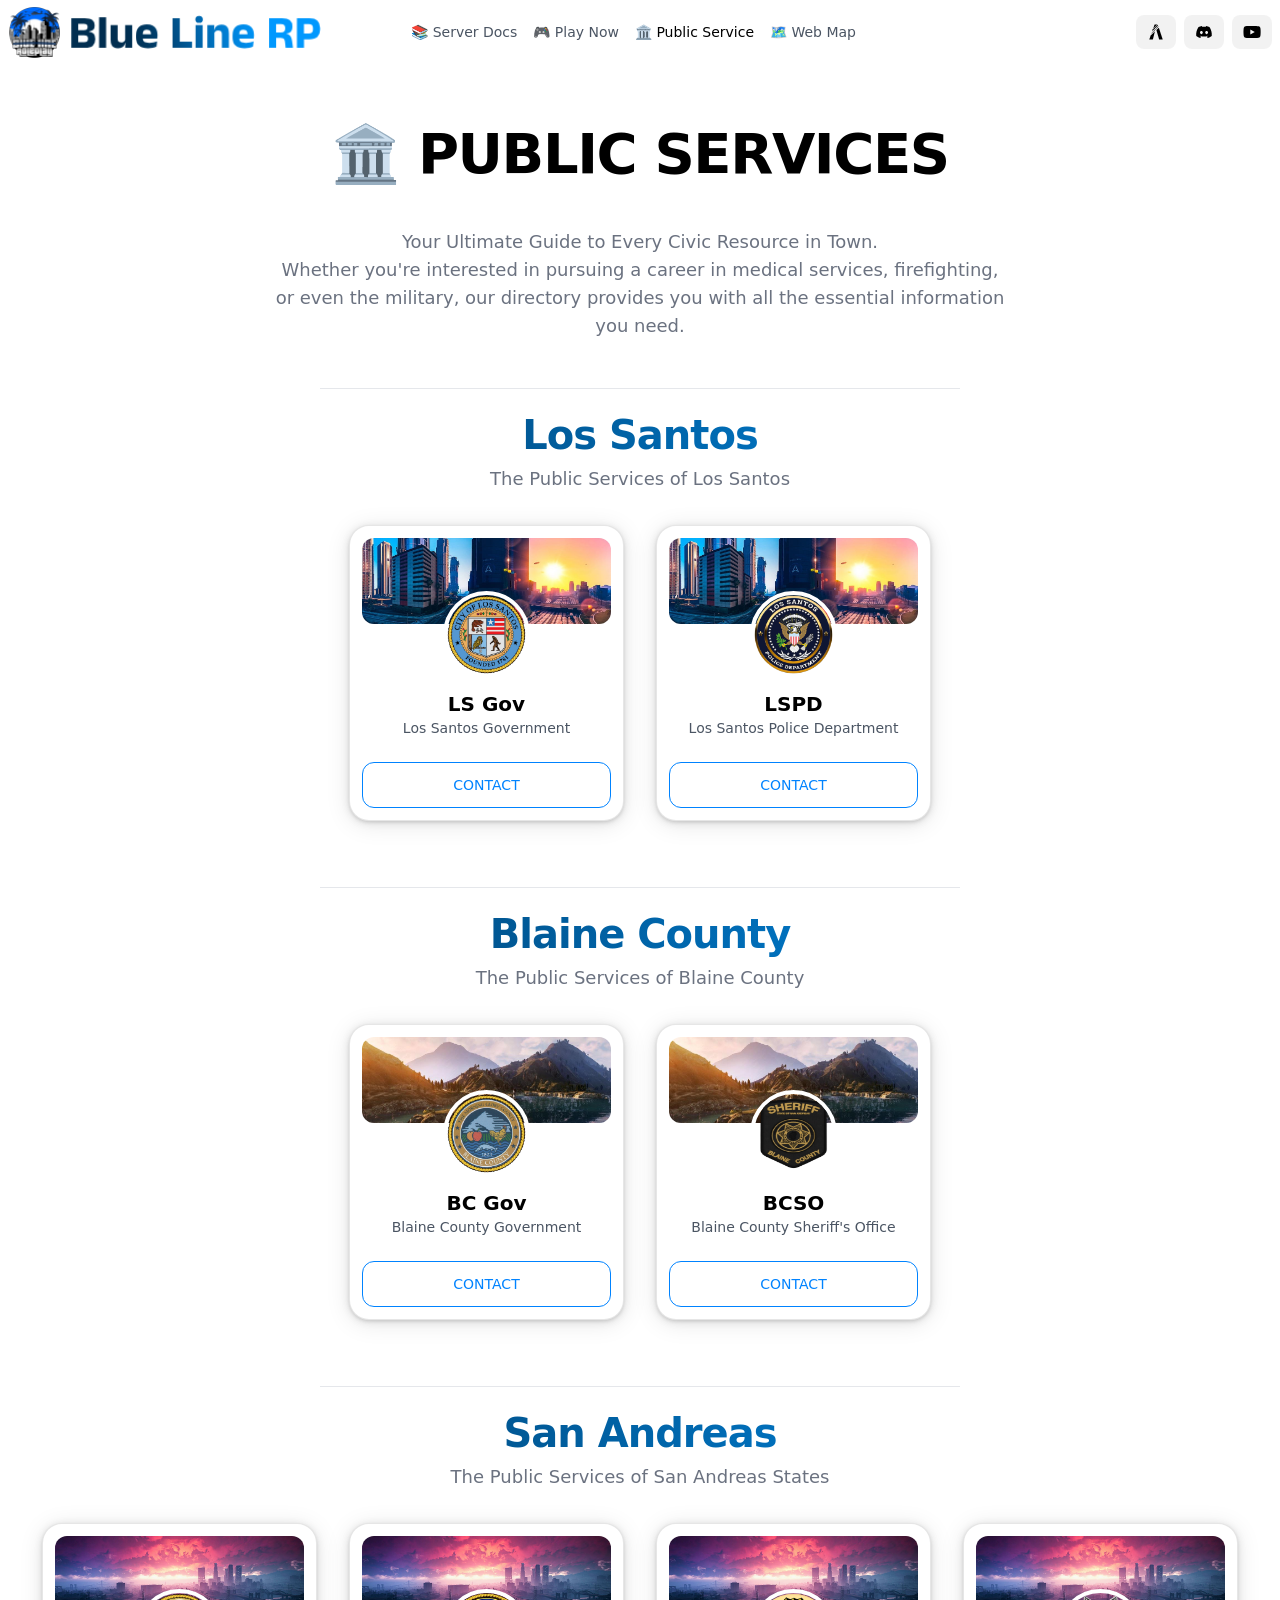
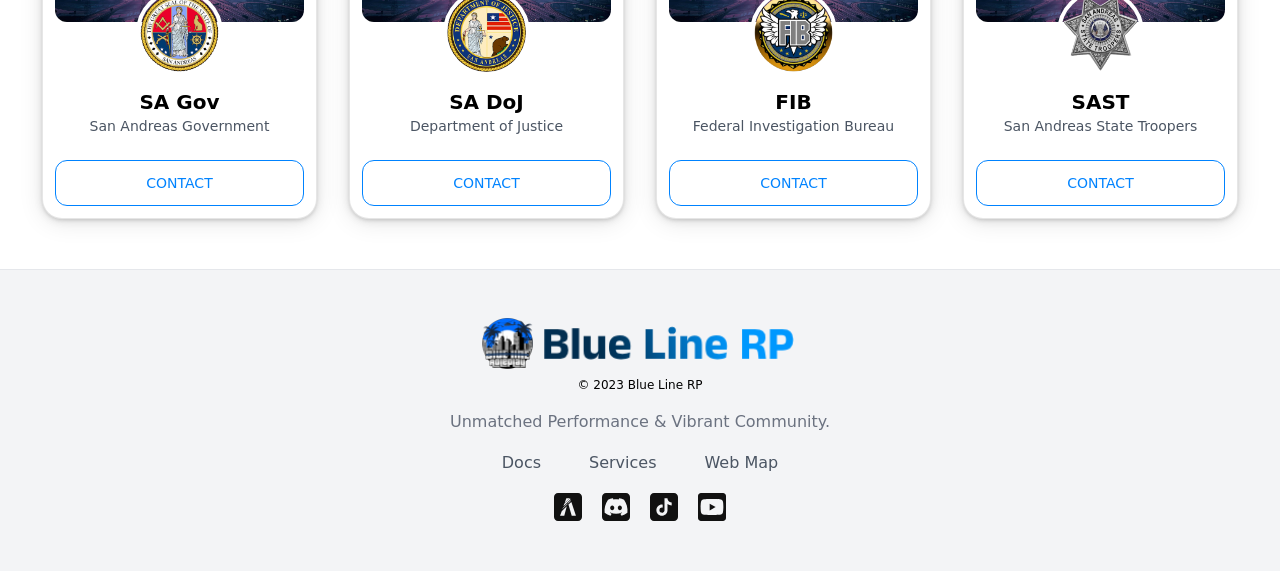
<file: city.html>
<html class="js-focus-visible dark" dir="ltr" style="color-scheme: dark;" data-js-focus-visible="">

<head>
    <meta charset="utf-8">
    <title>City – BLRP</title>
    <meta name="robots" content="index,follow">
    <style>
        :root {
            --frvgs-primary-hue: 274deg;
            --frvgs-navbar-height: 4rem;
            --frvgs-menu-height: 3.75rem;
            --frvgs-banner-height: 2.5rem;
        }

        .dark {
            --frvgs-primary-hue: 274deg;
        }
    </style>
    <meta name="msapplication-TileColor" content="#fff">
    <meta name="theme-color" content="#fff">
    <meta name="viewport" content="width=device-width, initial-scale=1.0">
    <meta http-equiv="Content-Language" content="en">
    <meta name="description" content="Blue Line RP">
    <meta name="og:description" content="Blue Line RP">
    <meta name="twitter:card" content="summary_large_image">
    <meta name="twitter:site:domain" content="frvgs.com">
    <meta name="twitter:url" content="https://frvgs.com">
    <meta name="apple-mobile-web-app-title" content="FRVGS">
    <link rel="icon" href="/favicon.svg" type="image/svg+xml">
    <link rel="icon" href="/favicon.png" type="image/png">
    <link rel="icon" href="/favicon-dark.png" type="image/svg+xml" media="(prefers-color-scheme: dark)">
    <link rel="icon" href="/favicon-dark.png" type="image/png" media="(prefers-color-scheme: dark)">
    <meta property="og:title" content="City – BLRP">
    <meta name="twitter:image" content="https://frvgs.com/api/og?title=City">
    <meta name="og:title" content="City – BLRP">
    <meta name="og:image" content="https://frvgs.com/api/og?title=City">
    <meta name="next-head-count" content="22">
    <link data-next-font="" rel="preconnect" href="/" crossorigin="anonymous">
    <link rel="preload" href="_next/static/css/0facec5ee078cb38.css" as="style">
    <link rel="stylesheet" href="_next/static/css/0facec5ee078cb38.css" data-n-g="">
    <link rel="preload" href="_next/static/css/7efbcb4d290c74eb.css" as="style"><noscript data-n-css=""></noscript>
    <style data-n-href="_next/static/css/9269008c6cf06f08.css">
        :is(html[class~=dark] .style_profileCard__C_wUO) {
            background-color: #111;
            border: 1px solid hsla(0, 0%, 100%, .1);
            box-shadow: 0 .1rem .2rem rgba(0, 0, 0, .2), 0 .1rem .5rem rgba(0, 0, 0, .3), 0 .2rem 1.5rem rgba(0, 0, 0, .4);
            transition: border .3s ease-in-out
        }

        .style_profileCard__C_wUO {
            background-color: #fff;
            border: 1px solid hsla(0, 0%, 7%, .1);
            box-shadow: 0 .1rem .2rem rgba(0, 0, 0, .1), 0 .1rem .5rem rgba(0, 0, 0, .1), 0 .2rem 1.5rem rgba(0, 0, 0, .1);
            transition: border .3s ease-in-out
        }

        :is(html[class~=dark] .style_profileCard__C_wUO:hover) {
            border: 1px solid rgb(126 34 206/var(--tw-bg-opacity))
        }

        :is(html[class~=dark] .style_profileImg__zF3ii) {
            border-color: #111
        }

        .style_profileImg__zF3ii {
            border-color: #fff
        }

        .style_BackShapesHead__UGpKn {
            position: absolute;
            width: 100%;
            height: 100%;
            top: -20rem;
            right: 0;
            left: 0;
            z-index: -4;
            opacity: .3
        }

        .style_BackShapesFoot__3XigP {
            display: none
        }

        @media screen and (min-width:1280px) {
            .style_BackShapesFoot__3XigP {
                display: block;
                position: absolute;
                width: 100%;
                height: 100%;
                bottom: -110rem;
                right: 0;
                left: 0;
                z-index: -4;
                opacity: .3;
                transform: scaleY(-1)
            }
        }

        .index_file__Rm6gb {
            display: inline-block;
            font-size: .9em;
            padding: 1px 6px;
            border-radius: .375rem;
            border: 1px solid #07f;
            color: #07f;
            font-weight: 600;
            cursor: default;
            -webkit-user-select: none;
            -moz-user-select: none;
            user-select: none
        }

        .index_file__Rm6gb.index_active__ztTy1 {
            background-color: #07f;
            color: #fff
        }

        .index_comparison__QqYCf {
            display: flex;
            justify-content: space-evenly;
            align-items: center
        }

        .index_comparison__QqYCf>svg {
            opacity: .3
        }

        .index_optimization__H9vSV {
            display: flex;
            justify-content: center;
            margin: 0;
            padding: 1.5rem 1rem;
            background: linear-gradient(27deg, #3d3d3d, #000);
            color: #e3e3e3;
            border-radius: .375rem;
            font-weight: 300
        }

        .dark .index_optimization__H9vSV {
            background: linear-gradient(27deg, #3d3d3d, #252525)
        }

        a.index_cta__d4aLZ {
            background: linear-gradient(180deg, #238aff, #07f);
            text-decoration: none;
            border-radius: 9999px;
            color: #fff;
            padding: .75rem 1.5rem;
            margin-top: .5rem;
            text-shadow: 0 1px 1px #00387838;
            box-shadow: 0 1px 2px #00295738;
            -webkit-user-drag: none;
            -webkit-user-select: none;
            -moz-user-select: none;
            user-select: none;
            -webkit-tap-highlight-color: transparent
        }

        a.index_cta__d4aLZ,
        a.index_cta__d4aLZ span {
            display: inline-block;
            transition: all .2s ease
        }

        a.index_cta__d4aLZ:hover span {
            transform: translateX(3px)
        }

        a.index_cta__d4aLZ:hover {
            box-shadow: 0 5px 30px -10px #0078ffab;
            filter: brightness(1.05)
        }

        a.index_cta__d4aLZ:active {
            box-shadow: 0 1px 3px #00295738;
            filter: brightness(.95)
        }

        a.index_cta__d4aLZ:active span {
            transform: translateX(5px)
        }

        a.index_cta__d4aLZ:focus-visible {
            outline: 2px solid hsl(var(--frvgs-primary-hue) 100% 77%);
            outline-offset: 2px
        }

        a.index_cta__d4aLZ:focus-visible span {
            transform: translateX(3px)
        }

        .index_cardMagicContainer__Ikn4t {
            display: flex;
            flex-wrap: wrap;
            justify-content: center;
            gap: 2rem;
            padding-bottom: 50px;
            max-width: 90rem;
            margin: auto
        }
    </style>
    <script defer="" nomodule="" src="_next/static/chunks/polyfills-78c92fac7aa8fdd8.js"></script>
    <script src="_next/static/chunks/webpack-38cee4c0e358b1a3.js" defer=""></script>
    <script src="_next/static/chunks/framework-b6523445b2c29790.js" defer=""></script>
    <script src="_next/static/chunks/main-865b84032a3be65c.js" defer=""></script>
    <script src="_next/static/chunks/pages/_app-7438a5935ab65222.js" defer=""></script>
    <script src="_next/static/chunks/220-34feffbd2cd1f96f.js" defer=""></script>
    <script src="_next/static/chunks/801-f29010ac79646ae6.js" defer=""></script>
    <script src="_next/static/chunks/pages/index-58d6904a7c04a872.js" defer=""></script>
    <script src="_next/static/DVqkjXkPOK7qGtmCyMARt/_buildManifest.js" defer=""></script>
    <script src="_next/static/DVqkjXkPOK7qGtmCyMARt/_ssgManifest.js" defer=""></script>
    <link as="script" rel="prefetch" href="_next/static/chunks/pages/docs-20962907011a16c0.js">
    <link as="script" rel="prefetch" href="_next/static/chunks/pages/business-46a5b17d9b91a2f8.js">
    <link as="script" rel="prefetch" href="_next/static/chunks/pages/city-40f284d613e08d10.js">
    <link as="script" rel="prefetch" href="_next/static/chunks/pages/groups-db97c2bc4104750f.js">
    <link as="script" rel="prefetch" href="_next/static/chunks/pages/webmap-2e4b3944f33083ca.js">
</head>

<body cz-shortcut-listen="true" class="">
    <div id="__next">
        <script>!function () { try { var d = document.documentElement, c = d.classList; c.remove('light', 'dark'); var e = localStorage.getItem('theme'); if ('system' === e || (!e && true)) { var t = '(prefers-color-scheme: dark)', m = window.matchMedia(t); if (m.media !== t || m.matches) { d.style.colorScheme = 'dark'; c.add('dark') } else { d.style.colorScheme = 'light'; c.add('light') } } else if (e) { c.add(e || '') } if (e === 'light' || e === 'dark') d.style.colorScheme = e } catch (e) { } }()</script>
        <div dir="ltr">
            <script>document.documentElement.setAttribute('dir', 'ltr')</script>
            <div class="nextra-nav-container nx-sticky nx-top-0 nx-z-20 nx-w-full nx-bg-transparent print:nx-hidden">
                <div
                    class="nextra-nav-container-blur nx-pointer-events-none nx-absolute nx-z-[-1] nx-h-full nx-w-full nx-bg-white dark:nx-bg-dark nx-shadow-[0_2px_4px_rgba(0,0,0,.02),0_1px_0_rgba(0,0,0,.06)] dark:nx-shadow-[0_-1px_0_rgba(255,255,255,.1)_inset] contrast-more:nx-shadow-[0_0_0_1px_#000] contrast-more:dark:nx-shadow-[0_0_0_1px_#fff]">
                </div>
                <nav
                    class="nx-mx-auto nx-flex nx-h-[var(--frvgs-navbar-height)] nx-max-w-[90rem] nx-items-center nx-justify-end nx-gap-2 nx-pl-[max(env(safe-area-inset-left),1.5rem)] nx-pr-[max(env(safe-area-inset-right),1.5rem)]">
                    <a class="nx-flex nx-items-center hover:nx-opacity-75 ltr:nx-mr-auto rtl:nx-ml-auto" href="/"><img
                            height="100" class="ylogo" alt="logo" src="/logo.png"></a>
                            <a class="nx-text-sm contrast-more:nx-text-gray-700 contrast-more:dark:nx-text-gray-100 nx-relative -nx-ml-2 nx-hidden nx-whitespace-nowrap nx-p-2 md:nx-inline-block nx-text-gray-600 hover:nx-text-gray-800 dark:nx-text-gray-400 dark:hover:nx-text-gray-200"
                                aria-current="false" href="/docs.html"><span class="nx-absolute nx-inset-x-0 nx-text-center nxNavTxt">📚 Server
                                    Docs</span><span class="nx-invisible nx-font-medium">📚 Server Docs</span></a>
                            <a class="nx-text-sm contrast-more:nx-text-gray-700 contrast-more:dark:nx-text-gray-100 nx-relative -nx-ml-2 nx-hidden nx-whitespace-nowrap nx-p-2 md:nx-inline-block nx-text-gray-600 hover:nx-text-gray-800 dark:nx-text-gray-400 dark:hover:nx-text-gray-200"
                                aria-current="false" href="/playnow.html"><span class="nx-absolute nx-inset-x-0 nx-text-center nxNavTxt">🎮 Play
                                    Now</span><span class="nx-invisible nx-font-medium">🎮 Play Now</span></a>
                            <a class="nx-text-sm contrast-more:nx-text-gray-700 contrast-more:dark:nx-text-gray-100 nx-relative -nx-ml-2 nx-hidden nx-whitespace-nowrap nx-p-2 md:nx-inline-block nx-font-medium nx-subpixel-antialiased"
                                aria-current="true" href="/city.html"><span class="nx-absolute nx-inset-x-0 nx-text-center nxNavTxt">🏛 Public
                                    Service</span><span class="nx-invisible nx-font-medium">🏛 Public Service</span></a>
                            <a class="nx-text-sm contrast-more:nx-text-gray-700 contrast-more:dark:nx-text-gray-100 nx-relative -nx-ml-2 nx-hidden nx-whitespace-nowrap nx-p-2 md:nx-inline-block nx-text-gray-600 hover:nx-text-gray-800 dark:nx-text-gray-400 dark:hover:nx-text-gray-200"
                                aria-current="false" href="/webmap.html"><span class="nx-absolute nx-inset-x-0 nx-text-center nxNavTxt">
                                    🗺 Web Map</span><span class="nx-invisible nx-font-medium">🗺 Web Map</span></a>
                    <div class="nextra-search nx-relative md:nx-w-64 nx-hidden md:nx-inline-block mx-min-w-[200px]">
                    </div><a href="https://cfx.re/join/bld3ab/" target="_blank" rel="noreferrer"
                        class="dark:hover:nx-bg-fivem hover:nx-bg-fivem nx-text-current nx-bg-black/[.05] dark:nx-bg-gray-50/10 nx-rounded-lg nx-px-2 nx-py-custom nx-transition-colors contrast-more:nx-border contrast-more:nx-border-current"><svg
                            width="24" height="24" fill="currentColor" xmlns="http://www.w3.org/2000/svg"
                            viewBox="0 0 24 24">
                            <title>FiveM</title>
                            <polygon points="6.69 15.52 10.95 11.32 8.85 19.4 5.28 19.4 6.69 15.52"></polygon>
                            <polygon points="14.04 5.58 8.11 11.32 8.85 9.35 13.73 4.66 14.04 5.58"></polygon>
                            <polygon points="7.62 12.93 11.63 8.85 11.63 9.53 7.31 13.79 7.62 12.93"></polygon>
                            <polygon points="18.72 19.4 15.15 19.4 12.37 9.9 14.84 7.74 18.72 19.4"></polygon>
                            <polygon points="14.47 6.76 12.12 9.04 12 8.48 14.22 6.26 14.47 6.76"></polygon>
                            <polygon points="13.42 4.6 9.22 8.54 10.58 4.6 13.42 4.6"></polygon>
                        </svg><span class="nx-sr-only">FiveM</span><span class="nx-sr-only nx-select-none"> (opens in a
                            new tab)</span></a><a href="https://discord.gg/5AMJ3GEgZ8" target="_blank" rel="noreferrer"
                        class="dark:hover:nx-bg-discord hover:nx-bg-discord nx-text-current nx-bg-black/[.05] dark:nx-bg-gray-50/10 nx-rounded-lg nx-px-2 nx-py-custom nx-transition-colors contrast-more:nx-border contrast-more:nx-border-current"><svg
                            width="24" height="24" fill="currentColor" xmlns="http://www.w3.org/2000/svg"
                            viewBox="0 0 24 24">
                            <title>Discord</title>
                            <path
                                d="M17.43,7.01c-1-.46-2.07-.8-3.19-.99-.02,0-.04,0-.05,.02-.14,.24-.29,.56-.4,.82-1.2-.18-2.4-.18-3.58,0-.11-.26-.26-.57-.4-.82-.01-.02-.03-.03-.05-.02-1.12,.19-2.19,.53-3.19,.99,0,0-.02,0-.02,.02-2.03,3.03-2.59,5.99-2.31,8.92,0,.01,0,.03,.02,.04,1.34,.98,2.64,1.58,3.91,1.98,.02,0,.04,0,.05-.02,.3-.41,.57-.85,.8-1.3,.01-.03,0-.06-.03-.07-.43-.16-.83-.36-1.22-.58-.03-.02-.03-.06,0-.08,.08-.06,.16-.13,.24-.19,.01-.01,.03-.01,.05,0,2.56,1.17,5.34,1.17,7.87,0,.02,0,.04,0,.05,0,.08,.06,.16,.13,.24,.19,.03,.02,.03,.07,0,.08-.39,.23-.8,.42-1.22,.58-.03,.01-.04,.04-.03,.07,.24,.46,.5,.89,.8,1.3,.01,.02,.03,.02,.05,.02,1.28-.4,2.58-.99,3.92-1.98,.01,0,.02-.02,.02-.04,.33-3.38-.55-6.31-2.32-8.92,0,0-.01-.01-.02-.02Zm-8.03,7.16c-.77,0-1.41-.71-1.41-1.58s.62-1.58,1.41-1.58,1.42,.71,1.41,1.58c0,.87-.62,1.58-1.41,1.58Zm5.21,0c-.77,0-1.41-.71-1.41-1.58s.62-1.58,1.41-1.58,1.42,.71,1.41,1.58c0,.87-.62,1.58-1.41,1.58Z">
                            </path>
                        </svg><span class="nx-sr-only">Discord</span><span class="nx-sr-only nx-select-none"> (opens in
                            a new tab)</span></a><a href="https://youtube.com/" target="_blank" rel="noreferrer"
                        class="hidden md:block dark:hover:nx-bg-youtube hover:nx-bg-youtube nx-text-current nx-bg-black/[.05] dark:nx-bg-gray-50/10 nx-rounded-lg nx-px-2 nx-py-custom nx-transition-colors contrast-more:nx-border contrast-more:nx-border-current"><svg
                            width="24" height="24" fill="currentColor" xmlns="http://www.w3.org/2000/svg"
                            viewBox="0 0 24 24">
                            <title>Youtube</title>
                            <path
                                d="M12.1,5.95h.1c.88,0,5.37,.04,6.58,.36,.74,.2,1.32,.78,1.52,1.53,.11,.41,.19,.95,.24,1.51v.11s.03,.28,.03,.28v.11c.08,.98,.09,1.9,.09,2.11v.08c0,.21-.01,1.19-.09,2.22v.11s-.02,.11-.02,.11c-.05,.62-.13,1.23-.25,1.68-.2,.74-.78,1.33-1.52,1.53-1.25,.34-5.99,.36-6.65,.36h-.15c-.33,0-1.71,0-3.15-.06h-.18s-.09-.01-.09-.01h-.18s-.18-.02-.18-.02c-1.19-.05-2.33-.14-2.86-.28-.74-.2-1.32-.78-1.52-1.53-.12-.45-.2-1.06-.25-1.68v-.11s-.02-.11-.02-.11c-.05-.73-.08-1.46-.09-2.19v-.13c0-.23,.01-1.03,.07-1.91v-.11s.01-.06,.01-.06v-.11s.03-.28,.03-.28v-.11c.06-.56,.14-1.1,.25-1.51,.2-.74,.78-1.33,1.52-1.53,.52-.14,1.66-.23,2.86-.28h.18s.19-.01,.19-.01h.09s.18-.01,.18-.01c1.02-.03,2.05-.05,3.07-.05h.21Zm-1.78,3.45v5.18l4.47-2.59-4.47-2.59Z">
                            </path>
                        </svg><span class="nx-sr-only">Youtube</span><span class="nx-sr-only nx-select-none"> (opens in
                            a new tab)</span></a>
                    <div>
                        </button></div><button type="button" aria-label="Menu"
                        class="nextra-hamburger -nx-mr-2 nx-rounded nx-p-2 active:nx-bg-gray-400/20 md:nx-hidden"><svg
                            fill="none" width="24" height="24" viewBox="0 0 24 24" stroke="currentColor" class="">
                            <g>
                                <path stroke-linecap="round" stroke-linejoin="round" stroke-width="2" d="M4 6h16">
                                </path>
                            </g>
                            <path stroke-linecap="round" stroke-linejoin="round" stroke-width="2" d="M4 12h16"></path>
                            <g>
                                <path stroke-linecap="round" stroke-linejoin="round" stroke-width="2" d="M4 18h16">
                                </path>
                            </g>
                        </svg></button>
                </nav>
            </div>
            <div class="nx-mx-auto nx-flex">
                <div class="motion-reduce:nx-transition-none [transition:background-color_1.5s_ease] nx-bg-transparent">
                </div>
                <aside
                    class="nextra-sidebar-container nx-flex nx-flex-col md:nx-top-16 md:nx-shrink-0 motion-reduce:nx-transform-none nx-transform-gpu nx-transition-all nx-ease-in-out print:nx-hidden md:nx-w-64 md:nx-hidden max-md:[transform:translate3d(0,-100%,0)]">
                    <div class="nx-px-4 nx-pt-4 md:nx-hidden">
                        <div class="nextra-search nx-relative md:nx-w-64">
                            <div
                                class="nx-relative nx-flex nx-items-center nx-text-gray-900 contrast-more:nx-text-gray-800 dark:nx-text-gray-300 contrast-more:dark:nx-text-gray-300">
                                <input spellcheck="false"
                                    class="nx-block nx-w-full nx-appearance-none nx-rounded-lg nx-px-3 nx-py-2 nx-transition-colors nx-text-base nx-leading-tight md:nx-text-sm nx-bg-black/[.05] dark:nx-bg-gray-50/10 focus:nx-bg-white dark:focus:nx-bg-dark placeholder:nx-text-gray-500 dark:placeholder:nx-text-gray-400 contrast-more:nx-border contrast-more:nx-border-current"
                                    type="search" placeholder="Search…" value=""><kbd
                                    class="nx-absolute nx-my-1.5 nx-select-none ltr:nx-right-1.5 rtl:nx-left-1.5 nx-h-5 nx-rounded nx-bg-white nx-px-1.5 nx-font-mono nx-text-[10px] nx-font-medium nx-text-gray-500 nx-border dark:nx-border-gray-100/20 dark:nx-bg-dark/50 contrast-more:nx-border-current contrast-more:nx-text-current contrast-more:dark:nx-border-current nx-items-center nx-gap-1 nx-pointer-events-none nx-hidden sm:nx-flex nx-transition-opacity nx-opacity-100">CTRL
                                    K</kbd></div>
                        </div>
                    </div>
                    <div
                        class="nx-overflow-y-auto nx-overflow-x-hidden nx-p-4 nx-grow md:nx-h-[calc(100vh-var(--frvgs-navbar-height)-var(--frvgs-menu-height))] nextra-scrollbar">
                    </div>
                    <div class="nx-sticky nx-bottom-0 nx-bg-white dark:nx-bg-dark nx-mx-4 nx-py-4 nx-shadow-[0_-12px_16px_#fff] nx-flex nx-items-center nx-gap-2 dark:nx-border-neutral-800 dark:nx-shadow-[0_-12px_16px_#111] contrast-more:nx-border-neutral-400 contrast-more:nx-shadow-none contrast-more:dark:nx-shadow-none nx-border-t"
                        data-toggle-animation="off"><button title="Hide sidebar"
                            class="max-md:nx-hidden nx-h-7 nx-rounded-md nx-transition-colors nx-text-gray-600 dark:nx-text-gray-400 nx-px-2 hover:nx-bg-gray-100 hover:nx-text-gray-900 dark:hover:nx-bg-primary-100/5 dark:hover:nx-text-gray-50"><svg
                                height="12" width="12" viewBox="0 0 16 16" fill="currentColor">
                                <path fill-rule="evenodd"
                                    d="M4.177 7.823l2.396-2.396A.25.25 0 017 5.604v4.792a.25.25 0 01-.427.177L4.177 8.177a.25.25 0 010-.354z"
                                    class=""></path>
                                <path fill-rule="evenodd"
                                    d="M0 1.75C0 .784.784 0 1.75 0h12.5C15.216 0 16 .784 16 1.75v12.5A1.75 1.75 0 0114.25 16H1.75A1.75 1.75 0 010 14.25V1.75zm1.75-.25a.25.25 0 00-.25.25v12.5c0 .138.112.25.25.25H9.5v-13H1.75zm12.5 13H11v-13h3.25a.25.25 0 01.25.25v12.5a.25.25 0 01-.25.25z">
                                </path>
                            </svg></button></div>
                </aside>
                <div id="reach-skip-nav"></div>
                <div class="nx-w-full nx-break-words">
                    <h1 class="text-33ds mb-4 mt-12 text-center text-[3.5rem] font-bold tracking-tight">🏛 PUBLIC
                        SERVICES</h1>
                    <p class="mb-8 max-w-3xl m-auto p-4 text-center text-lg text-gray-500 dark:text-gray-400">Your
                        Ultimate Guide to Every Civic Resource in Town.<br>Whether you're interested in pursuing a
                        career in medical services, firefighting, or even the military, our directory provides you with
                        all the essential information you need.</p>
                    <hr class="mb-4 mt-4 dark:nx-border-neutral-800 max-w-[50vw] mx-auto">
                    <h2 class="text-center text-[2.5rem] font-bold tracking-tight gradientText"> Los Santos</h2>
                    <p class="mb-8 max-w-3xl m-auto text-center text-lg text-gray-500 dark:text-gray-400">The Public
                        Services of Los Santos</p>
                    <div class="index_cardMagicContainer__Ikn4t">
                        <div class="style_profileCard__C_wUO rounded-[20px] w-[275px] p-3">
                            <div class="relative flex h-32 w-full justify-center rounded-xl bg-cover"><img
                                    src="IconsLore/city/LosSantos.jpg"
                                    class="undefined absolute flex h-22 w-full justify-center rounded-xl bg-cover&quot; alt=&quot;bannerImg">
                                <div
                                    class="style_profileImg__zF3ii absolute -bottom-3 flex h-[87px] w-[87px] items-center justify-center rounded-full border-[4px]">
                                    <img class="h-full w-full rounded-full" src="IconsLore/city/lsgov.png" alt="">
                                </div>
                            </div>
                            <div class="mt-6 flex flex-col items-center">
                                <h4 class="text-xl font-bold text-navy-700 dark:text-white">LS Gov</h4>
                                <p class="text-sm font-normal text-gray-600">Los Santos Government</p>
                            </div>
                            <div class="mt-6 flex gap-14 md:!gap-14">
                                <a
                                    class="transition ease-in-out delay-100 w-full text-center inline-block rounded-xl border border-purple-600 py-3 text-sm font-medium text-purple-600 hover:bg-purple-600 hover:text-white focus:outline-none focus:ring active:bg-purple-500"
                                    href="https://discord.gg/5AMJ3GEgZ8">CONTACT</a></div>
                        </div>
                        <div class="style_profileCard__C_wUO rounded-[20px] w-[275px] p-3">
                            <div class="relative flex h-32 w-full justify-center rounded-xl bg-cover"><img
                                    src="IconsLore/city/LosSantos.jpg"
                                    class="undefined absolute flex h-22 w-full justify-center rounded-xl bg-cover&quot; alt=&quot;bannerImg">
                                <div
                                    class="style_profileImg__zF3ii absolute -bottom-3 flex h-[87px] w-[87px] items-center justify-center rounded-full border-[4px]">
                                    <img class="h-full w-full rounded-full" src="IconsLore/city/lspd.png" alt=""></div>
                            </div>
                            <div class="mt-6 flex flex-col items-center">
                                <h4 class="text-xl font-bold text-navy-700 dark:text-white">LSPD</h4>
                                <p class="text-sm font-normal text-gray-600">Los Santos Police Department</p>
                            </div>
                            <div class="mt-6 flex gap-14 md:!gap-14"><a
                                    class="transition ease-in-out delay-100 w-full text-center inline-block rounded-xl border border-purple-600 py-3 text-sm font-medium text-purple-600 hover:bg-purple-600 hover:text-white focus:outline-none focus:ring active:bg-purple-500"
                                    href="https://discord.gg/5AMJ3GEgZ8">CONTACT</a></div>
                        </div>
                    </div>
                    <hr class="mb-4 mt-4 dark:nx-border-neutral-800 max-w-[50vw] mx-auto">
                    <h2 class="text-center text-[2.5rem] font-bold tracking-tight gradientText"> Blaine County</h2>
                    <p class="mb-8 max-w-3xl m-auto text-center text-lg text-gray-500 dark:text-gray-400">The Public
                        Services of Blaine County</p>
                    <div class="index_cardMagicContainer__Ikn4t">
                        <div class="style_profileCard__C_wUO rounded-[20px] w-[275px] p-3">
                            <div class="relative flex h-32 w-full justify-center rounded-xl bg-cover"><img
                                    src="IconsLore/city/BlaineCounty.jpg"
                                    class="undefined absolute flex h-22 w-full justify-center rounded-xl bg-cover&quot; alt=&quot;bannerImg">
                                <div
                                    class="style_profileImg__zF3ii absolute -bottom-3 flex h-[87px] w-[87px] items-center justify-center rounded-full border-[4px]">
                                    <img class="h-full w-full rounded-full" src="IconsLore/city/bcgov.png" alt="">
                                </div>
                            </div>
                            <div class="mt-6 flex flex-col items-center">
                                <h4 class="text-xl font-bold text-navy-700 dark:text-white">BC Gov</h4>
                                <p class="text-sm font-normal text-gray-600">Blaine County Government</p>
                            </div>
                            <div class="mt-6 flex gap-14 md:!gap-14"><a
                                    class="transition ease-in-out delay-100 w-full text-center inline-block rounded-xl border border-purple-600 py-3 text-sm font-medium text-purple-600 hover:bg-purple-600 hover:text-white focus:outline-none focus:ring active:bg-purple-500"
                                    href="https://discord.gg/5AMJ3GEgZ8">CONTACT</a></div>
                        </div>
                        <div class="style_profileCard__C_wUO rounded-[20px] w-[275px] p-3">
                            <div class="relative flex h-32 w-full justify-center rounded-xl bg-cover"><img
                                    src="IconsLore/city/BlaineCounty.jpg"
                                    class="undefined absolute flex h-22 w-full justify-center rounded-xl bg-cover&quot; alt=&quot;bannerImg">
                                <div
                                    class="style_profileImg__zF3ii absolute -bottom-3 flex h-[87px] w-[87px] items-center justify-center rounded-full border-[4px]">
                                    <img class="h-full w-full rounded-full" src="IconsLore/city/bcsd.png" alt=""></div>
                            </div>
                            <div class="mt-6 flex flex-col items-center">
                                <h4 class="text-xl font-bold text-navy-700 dark:text-white">BCSO</h4>
                                <p class="text-sm font-normal text-gray-600">Blaine County Sheriff's Office</p>
                            </div>
                            <div class="mt-6 flex gap-14 md:!gap-14"><a
                                    class="transition ease-in-out delay-100 w-full text-center inline-block rounded-xl border border-purple-600 py-3 text-sm font-medium text-purple-600 hover:bg-purple-600 hover:text-white focus:outline-none focus:ring active:bg-purple-500"
                                    href="https://discord.gg/5AMJ3GEgZ8">CONTACT</a></div>
                        </div>
                    </div>
                    <hr class="mb-4 mt-4 dark:nx-border-neutral-800 max-w-[50vw] mx-auto">
                    <h2 class="mt-4 text-center text-[2.5rem] font-bold tracking-tight gradientText"> San Andreas </h2>
                    <p class="mb-8 max-w-3xl m-auto text-center text-lg text-gray-500 dark:text-gray-400">The Public
                        Services of San Andreas States</p>
                    <div class="index_cardMagicContainer__Ikn4t">
                        <div class="style_profileCard__C_wUO rounded-[20px] w-[275px] p-3">
                            <div class="relative flex h-32 w-full justify-center rounded-xl bg-cover"><img
                                    src="IconsLore/city/SanAndreas.jpg"
                                    class="undefined absolute flex h-22 w-full justify-center rounded-xl bg-cover&quot; alt=&quot;bannerImg">
                                <div
                                    class="style_profileImg__zF3ii absolute -bottom-3 flex h-[87px] w-[87px] items-center justify-center rounded-full border-[4px]">
                                    <img class="h-full w-full rounded-full" src="IconsLore/city/sagov.png" alt="">
                                </div>
                            </div>
                            <div class="mt-6 flex flex-col items-center">
                                <h4 class="text-xl font-bold text-navy-700 dark:text-white">SA Gov</h4>
                                <p class="text-sm font-normal text-gray-600">San Andreas Government</p>
                            </div>
                            <div class="mt-6 flex gap-14 md:!gap-14"><a
                                    class="transition ease-in-out delay-100 w-full text-center inline-block rounded-xl border border-purple-600 py-3 text-sm font-medium text-purple-600 hover:bg-purple-600 hover:text-white focus:outline-none focus:ring active:bg-purple-500"
                                    target="_blank" href="https://discord.gg/5AMJ3GEgZ8">CONTACT</a></div>
                        </div>
                        <div class="style_profileCard__C_wUO rounded-[20px] w-[275px] p-3">
                            <div class="relative flex h-32 w-full justify-center rounded-xl bg-cover"><img
                                    src="IconsLore/city/SanAndreas.jpg"
                                    class="undefined absolute flex h-22 w-full justify-center rounded-xl bg-cover&quot; alt=&quot;bannerImg">
                                <div
                                    class="style_profileImg__zF3ii absolute -bottom-3 flex h-[87px] w-[87px] items-center justify-center rounded-full border-[4px]">
                                    <img class="h-full w-full rounded-full" src="IconsLore/city/doj.png" alt=""></div>
                            </div>
                            <div class="mt-6 flex flex-col items-center">
                                <h4 class="text-xl font-bold text-navy-700 dark:text-white">SA DoJ</h4>
                                <p class="text-sm font-normal text-gray-600">Department of Justice</p>
                            </div>
                            <div class="mt-6 flex gap-14 md:!gap-14"><a
                                    class="transition ease-in-out delay-100 w-full text-center inline-block rounded-xl border border-purple-600 py-3 text-sm font-medium text-purple-600 hover:bg-purple-600 hover:text-white focus:outline-none focus:ring active:bg-purple-500"
                                    target="_blank" href="https://discord.gg/5AMJ3GEgZ8">CONTACT</a></div>
                        </div>
                        <div class="style_profileCard__C_wUO rounded-[20px] w-[275px] p-3">
                            <div class="relative flex h-32 w-full justify-center rounded-xl bg-cover"><img
                                    src="IconsLore/city/SanAndreas.jpg"
                                    class="undefined absolute flex h-22 w-full justify-center rounded-xl bg-cover&quot; alt=&quot;bannerImg">
                                <div
                                    class="style_profileImg__zF3ii absolute -bottom-3 flex h-[87px] w-[87px] items-center justify-center rounded-full border-[4px]">
                                    <img class="h-full w-full rounded-full" src="IconsLore/city/fib.png" alt=""></div>
                            </div>
                            <div class="mt-6 flex flex-col items-center">
                                <h4 class="text-xl font-bold text-navy-700 dark:text-white">FIB</h4>
                                <p class="text-sm font-normal text-gray-600">Federal Investigation Bureau</p>
                            </div>
                            <div class="mt-6 flex gap-14 md:!gap-14"><a
                                    class="transition ease-in-out delay-100 w-full text-center inline-block rounded-xl border border-purple-600 py-3 text-sm font-medium text-purple-600 hover:bg-purple-600 hover:text-white focus:outline-none focus:ring active:bg-purple-500"
                                    target="_blank" href="https://discord.gg/5AMJ3GEgZ8">CONTACT</a></div>
                        </div>
                        <div class="style_profileCard__C_wUO rounded-[20px] w-[275px] p-3">
                            <div class="relative flex h-32 w-full justify-center rounded-xl bg-cover"><img
                                    src="IconsLore/city/SanAndreas.jpg"
                                    class="undefined absolute flex h-22 w-full justify-center rounded-xl bg-cover&quot; alt=&quot;bannerImg">
                                <div
                                    class="style_profileImg__zF3ii absolute -bottom-3 flex h-[87px] w-[87px] items-center justify-center rounded-full border-[4px]">
                                    <img class="h-full w-full rounded-full" src="IconsLore/city/sast.png" alt="">
                                </div>
                            </div>
                            <div class="mt-6 flex flex-col items-center">
                                <h4 class="text-xl font-bold text-navy-700 dark:text-white">SAST</h4>
                                <p class="text-sm font-normal text-gray-600">San Andreas State Troopers </p>
                            </div>
                            <div class="mt-6 flex gap-14 md:!gap-14"><a
                                    class="transition ease-in-out delay-100 w-full text-center inline-block rounded-xl border border-purple-600 py-3 text-sm font-medium text-purple-600 hover:bg-purple-600 hover:text-white focus:outline-none focus:ring active:bg-purple-500"
                                    target="_blank" href="https://forms.gle/L9T3SNzJqZMg86yr8">CONTACT</a></div>
                        </div>
                    </div>
                    <footer class="nx-bg-gray-100 dark:nx-bg-neutral-900 print:nx-bg-transparent">
                        <hr class="dark:nx-border-neutral-800" />
                        <div class="mx-auto max-w-5xl px-4 py-12 sm:px-6 lg:px-8">
                            <div class="flex justify-center"><img class="ylogo" alt="logo" src="/logo.png" /></div>
                            <div class="flex justify-center mt-2 text-xs">©
                                <!-- -->2023
                                <!-- -->Blue Line RP</div>
                            <p class="mx-auto mt-4 max-w-md text-center leading-relaxed text-gray-500 dark:text-gray-400">Unmatched Performance &amp; Vibrant Community.</p>
                            <ul class="mt-4 flex flex-wrap justify-center gap-6 md:gap-8 lg:gap-12">
                                <li><a class="text-gray-600 transition hover:text-gray-500/75" href="/docs.html">Docs</a></li>
                                <li><a class="text-gray-600 transition hover:text-gray-500/75" href="/city.html">Services</a></li>
                                <li><a class="text-gray-600 transition hover:text-gray-500/75" href="/webmap.html">Web Map</a></li>
                            </ul>
                            <ul class="mt-4 flex justify-center gap-6 md:gap-4">
                                <li><a href="https://cfx.re/join/bld3ab/" rel="noreferrer" target="_blank" class="text-fivem transition"><span class="sr-only">FiveM</span><svg class="h-8 w-8" fill="currentColor" viewBox="0 0 448 512" aria-hidden="true"><path d="M384,32H64C28.7,32,0,60.7,0,96V416c0,35.3,28.7,64,64,64H384c35.3,0,64-28.7,64-64V96c0-35.3-28.7-64-64-64ZM197.14,116h53.72l-79.45,74.54,25.73-74.54Zm-32.73,89.86l92.32-88.72,5.86,17.4-112.18,108.6,14-37.28Zm0,190.14H96.86l26.68-73.41,80.6-79.45-39.73,152.86Zm52.59-186.73l-81.73,80.59,5.87-16.27,75.86-77.18v12.86Zm7-19.86l42-42,4.73,9.45-44.46,43.14-2.27-10.59Zm59.59,206.59l-52.59-179.73,46.73-40.86,73.41,220.59h-67.55Z"></path></svg></a></li>
                                <li><a href="https://discord.gg/5AMJ3GEgZ8" rel="noreferrer" target="_blank" class="text-discord transition"><span class="sr-only">Discord</span><svg class="h-8 w-8" fill="currentColor" viewBox="0 0 448 512" aria-hidden="true"><path d="M384,32H64C28.7,32,0,60.7,0,96V416c0,35.3,28.7,64,64,64H384c35.3,0,64-28.7,64-64V96c0-35.3-28.7-64-64-64Zm22.72,315.99c-.03,.33-.21,.64-.48,.84-27.78,20.57-58.86,36.25-91.92,46.37-.47,.14-.99-.03-1.28-.44-7-9.7-13.27-19.89-18.76-30.51-.02-.04-.04-.08-.06-.12-.23-.6,.08-1.28,.68-1.51,9.93-3.73,19.52-8.3,28.68-13.64,.13-.08,.25-.19,.34-.31,.39-.52,.28-1.26-.24-1.65-1.94-1.44-3.86-2.96-5.7-4.47-.34-.28-.81-.34-1.21-.15-59.43,27.45-124.54,27.45-184.68,0-.4-.18-.86-.11-1.19,.16-1.84,1.52-3.77,3.02-5.69,4.46-.13,.09-.23,.21-.31,.34-.33,.56-.14,1.29,.42,1.62,9.18,5.3,18.77,9.86,28.67,13.65,.04,.02,.08,.04,.12,.06,.58,.29,.81,.99,.52,1.56-5.41,10.68-11.69,20.89-18.78,30.53-.3,.39-.81,.56-1.29,.42-32.99-10.15-64.02-25.83-91.76-46.37-.27-.21-.44-.52-.48-.86-6.4-68.54,6.65-137.94,54.29-209.09,.12-.18,.29-.33,.49-.42,23.83-10.94,48.97-18.74,74.81-23.19,.48-.08,.96,.15,1.2,.57,3.5,6.19,6.66,12.58,9.46,19.12,27.85-4.22,56.17-4.22,84.02,0,2.78-6.52,5.89-12.91,9.31-19.12,.24-.43,.72-.66,1.2-.57,25.83,4.46,50.98,12.26,74.81,23.19,.2,.08,.37,.24,.47,.44,41.5,61.02,62,129.85,54.34,209.09Z"></path><path d="M285.72,232.19c-18.4,0-33.03,16.62-33.03,37.02s14.92,37.03,33.03,37.03,33.03-16.62,33.03-37.03c.29-20.26-14.49-37.02-33.03-37.02Z"></path><path d="M163.61,232.19c-18.4,0-33.03,16.62-33.03,37.02s14.92,37.03,33.03,37.03,33.02-16.62,33.02-37.03c.29-20.26-14.48-37.02-33.02-37.02Z"></path></svg></a></li>
                                <li><a href="https://www.tiktok.com/@official.blrp" rel="noreferrer" target="_blank" class="text-tiktok transition"><span class="sr-only">TikTok</span><svg class="h-8 w-8" fill="currentColor" viewBox="0 0 448 512" aria-hidden="true"><path d="M384,32H64C28.7,32,0,60.7,0,96V416c0,35.3,28.7,64,64,64H384c35.3,0,64-28.7,64-64V96c0-35.3-28.7-64-64-64Zm-36.95,198.07c-24.09,.06-47.58-7.45-67.16-21.47v97.77c-.02,49.1-39.84,88.9-88.95,88.88s-88.9-39.84-88.89-88.95c.02-49.11,39.85-88.9,88.95-88.88,4.08,0,8.15,.28,12.18,.84v49.17c-21.5-6.77-44.42,5.18-51.18,26.69-6.77,21.5,5.18,44.42,26.69,51.18,21.5,6.77,44.42-5.18,51.18-26.69,1.25-3.96,1.88-8.09,1.88-12.24V115.25h48.14c-.03,4.07,.31,8.12,1.02,12.13,1.69,9.03,5.2,17.51,10.22,24.98,5.02,7.47,11.55,13.92,19.27,18.9,10.87,7.19,23.61,11.02,36.65,11.02v47.79Z"></path></svg></a></li>
                                <li><a href="https://www.youtube.com/@blue-linerp" rel="noreferrer" target="_blank" class="text-youtube transition"><span class="sr-only">Youtube</span><svg class="h-8 w-8" fill="currentColor" viewBox="0 0 448 512" aria-hidden="true"><path d="M186.8 202.1l95.2 54.1-95.2 54.1V202.1zM448 80v352c0 26.5-21.5 48-48 48H48c-26.5 0-48-21.5-48-48V80c0-26.5 21.5-48 48-48h352c26.5 0 48 21.5 48 48zm-42 176.3s0-59.6-7.6-88.2c-4.2-15.8-16.5-28.2-32.2-32.4C337.9 128 224 128 224 128s-113.9 0-142.2 7.7c-15.7 4.2-28 16.6-32.2 32.4-7.6 28.5-7.6 88.2-7.6 88.2s0 59.6 7.6 88.2c4.2 15.8 16.5 27.7 32.2 31.9C110.1 384 224 384 224 384s113.9 0 142.2-7.7c15.7-4.2 28-16.1 32.2-31.9 7.6-28.5 7.6-88.1 7.6-88.1z"></path></svg></a></li>
                            </ul>
                        </div>
                    </footer>
                </div>
            </div>
        </div>
    </div>
    <script id="__NEXT_DATA__"
        type="application/json">{"props":{"pageProps":{}},"page":"/","query":{},"buildId":"DVqkjXkPOK7qGtmCyMARt","nextExport":true,"autoExport":true,"isFallback":false,"scriptLoader":[]}</script>
    <next-route-announcer>
        <p aria-live="assertive" id="__next-route-announcer__" role="alert"
            style="border: 0px; clip: rect(0px, 0px, 0px, 0px); height: 1px; margin: -1px; overflow: hidden; padding: 0px; position: absolute; top: 0px; width: 1px; white-space: nowrap; overflow-wrap: normal;">
            City – BLRP</p>
    </next-route-announcer>
    <script src="_next/static/chunks/pages/docs-20962907011a16c0.js"></script>
    <script src="_next/static/chunks/pages/business-46a5b17d9b91a2f8.js"></script>
    <script src="_next/static/chunks/pages/city-40f284d613e08d10.js"></script>
    <script src="_next/static/chunks/pages/groups-db97c2bc4104750f.js"></script>
    <script src="_next/static/chunks/pages/webmap-2e4b3944f33083ca.js"></script>
</body>

</html>
</file>
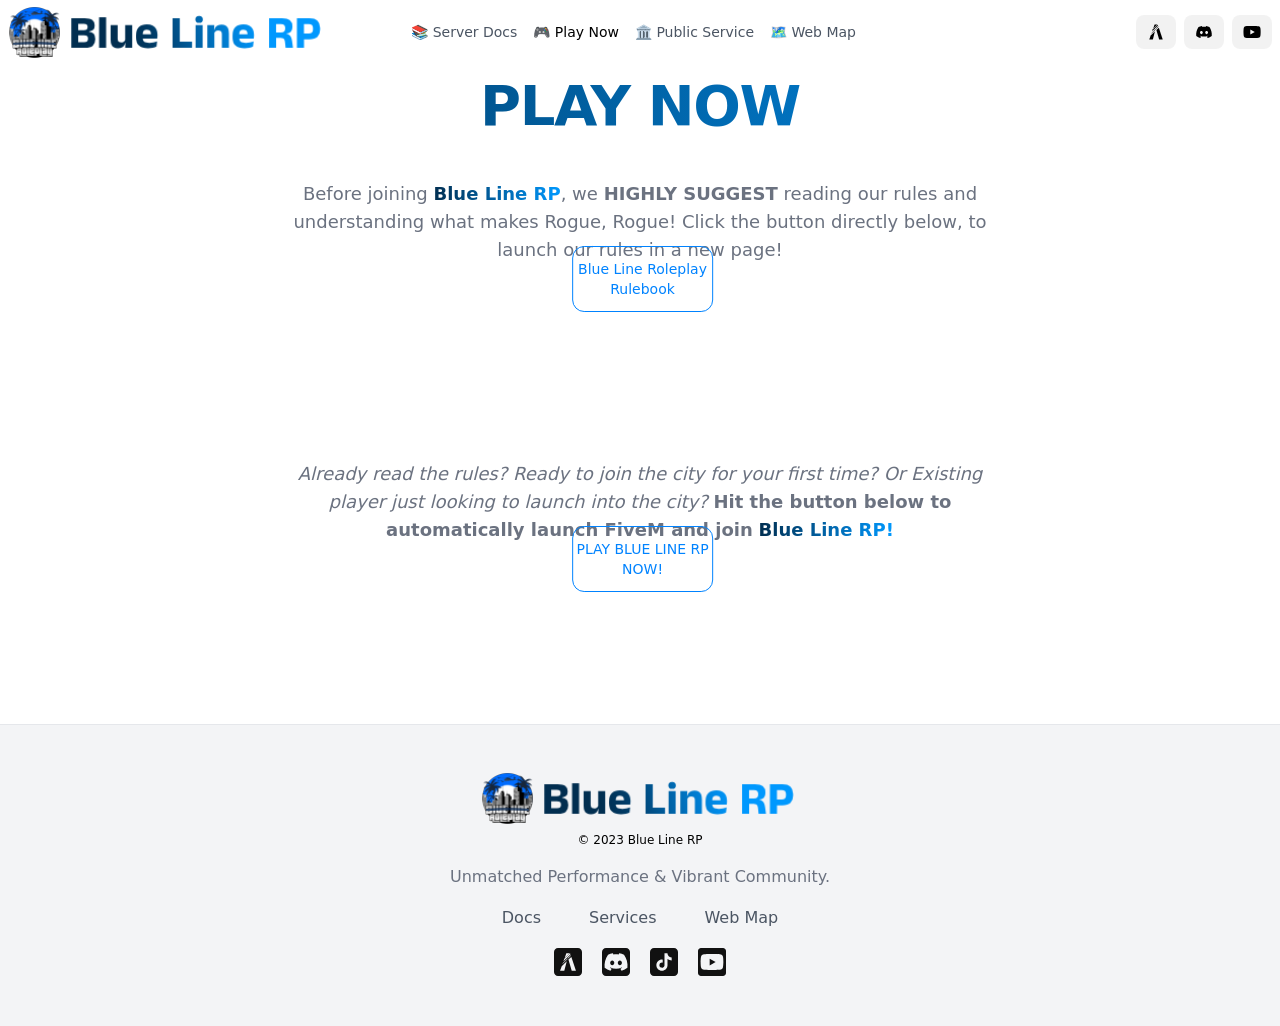
<file: playnow.html>
<!DOCTYPE html>
<html>

<head>
    <meta charSet="utf-8" />
    <title>Play Now – Blue Line RP</title>
    <meta name="robots" content="index,follow" />
    <meta property="og:title" content="Blue Line RP | Home – BLRP" />
    <style>
        :root {
            --frvgs-primary-hue: 274deg;
            --frvgs-navbar-height: 4rem;
            --frvgs-menu-height: 3.75rem;
            --frvgs-banner-height: 2.5rem;
        }

        .dark {
            --frvgs-primary-hue: 274deg;
        }
    </style>
    <meta name="msapplication-TileColor" content="#fff" />
    <meta name="theme-color" content="#fff" />
    <meta name="viewport" content="width=device-width, initial-scale=1.0" />
    <meta http-equiv="Content-Language" content="en" />
    <meta name="description" content="Blue Line RP" />
    <meta name="og:description" content="Blue Line RP" />
    <meta name="twitter:card" content="summary_large_image" />
    <meta name="twitter:image" content="https://i.ibb.co/7V5PTWL/blrploadingscreen.png" />
    <meta name="twitter:site:domain" content="frvgs.com" />
    <meta name="twitter:url" content="https://frvgs.com" />
    <meta name="og:title" content="Blue Line RP | Home – BLRP" />
    <meta name="og:image" content="https://i.ibb.co/7V5PTWL/blrploadingscreen.png" />
    <meta name="apple-mobile-web-app-title" content="FRVGS" />
    <link rel="icon" href="favicon.svg" type="image/svg+xml" />
    <link rel="icon" href="favicon.png" type="image/png" />
    <link rel="icon" href="favicon-dark.png" type="image/svg+xml" media="(prefers-color-scheme: dark)" />
    <link rel="icon" href="favicon-dark.png" type="image/png" media="(prefers-color-scheme: dark)" />
    <meta name="next-head-count" content="22" />
    <link data-next-font="" rel="preconnect" href="/" crossorigin="anonymous" />
    <link rel="preload" href="_next/static/css/0facec5ee078cb38.css" as="style" />
    <link rel="stylesheet" href="_next/static/css/0facec5ee078cb38.css" data-n-g="" />
    <link rel="preload" href="_next/static/css/7efbcb4d290c74eb.css" as="style" />
    <link rel="stylesheet" href="_next/static/css/7efbcb4d290c74eb.css" data-n-p="" /><noscript data-n-css=""></noscript>
    <script defer="" nomodule="" src="_next/static/chunks/polyfills-78c92fac7aa8fdd8.js"></script>
    <script src="_next/static/chunks/webpack-38cee4c0e358b1a3.js" defer=""></script>
    <script src="_next/static/chunks/framework-b6523445b2c29790.js" defer=""></script>
    <script src="_next/static/chunks/main-865b84032a3be65c.js" defer=""></script>
    <script src="_next/static/chunks/pages/_app-7438a5935ab65222.js" defer=""></script>
    <script src="_next/static/chunks/220-34feffbd2cd1f96f.js" defer=""></script>
    <script src="_next/static/chunks/801-f29010ac79646ae6.js" defer=""></script>
    <script src="_next/static/chunks/pages/index-58d6904a7c04a872.js" defer=""></script>
    <script src="_next/static/DVqkjXkPOK7qGtmCyMARt/_buildManifest.js" defer=""></script>
    <script src="_next/static/DVqkjXkPOK7qGtmCyMARt/_ssgManifest.js" defer=""></script>
</head>

<body>
    <div id="__next">
        <script>
            ! function() {
                try {
                    var d = document.documentElement,
                        c = d.classList;
                    c.remove('light', 'dark');
                    var e = localStorage.getItem('theme');
                    if ('system' === e || (!e && true)) {
                        var t = '(prefers-color-scheme: dark)',
                            m = window.matchMedia(t);
                        if (m.media !== t || m.matches) {
                            d.style.colorScheme = 'dark';
                            c.add('dark')
                        } else {
                            d.style.colorScheme = 'light';
                            c.add('light')
                        }
                    } else if (e) {
                        c.add(e || '')
                    }
                    if (e === 'light' || e === 'dark') d.style.colorScheme = e
                } catch (e) {}
            }()
        </script>
        <div dir="ltr">
            <script>
                document.documentElement.setAttribute('dir', 'ltr')
            </script>
            <div class="nextra-nav-container nx-sticky nx-top-0 nx-z-20 nx-w-full nx-bg-transparent print:nx-hidden">
                <div class="nextra-nav-container-blur nx-pointer-events-none nx-absolute nx-z-[-1] nx-h-full nx-w-full nx-bg-white dark:nx-bg-dark nx-shadow-[0_2px_4px_rgba(0,0,0,.02),0_1px_0_rgba(0,0,0,.06)] dark:nx-shadow-[0_-1px_0_rgba(255,255,255,.1)_inset] contrast-more:nx-shadow-[0_0_0_1px_#000] contrast-more:dark:nx-shadow-[0_0_0_1px_#fff]"></div>
                <nav
                    class="nx-mx-auto nx-flex nx-h-[var(--frvgs-navbar-height)] nx-max-w-[90rem] nx-items-center nx-justify-end nx-gap-2 nx-pl-[max(env(safe-area-inset-left),1.5rem)] nx-pr-[max(env(safe-area-inset-right),1.5rem)]">
                    <a class="nx-flex nx-items-center hover:nx-opacity-75 ltr:nx-mr-auto rtl:nx-ml-auto" href="/"><img
                            height="100" class="ylogo" alt="logo" src="/logo.png"></a><a
                        class="nx-text-sm contrast-more:nx-text-gray-700 contrast-more:dark:nx-text-gray-100 nx-relative -nx-ml-2 nx-hidden nx-whitespace-nowrap nx-p-2 md:nx-inline-block nx-text-gray-600 hover:nx-text-gray-800 dark:nx-text-gray-400 dark:hover:nx-text-gray-200"
                        aria-current="false" href="/docs.html"><span
                            class="nx-absolute nx-inset-x-0 nx-text-center nxNavTxt">📚 Server Docs</span><span
                            class="nx-invisible nx-font-medium">📚 Server Docs</span></a>
                            <a class="nx-text-sm contrast-more:nx-text-gray-700 contrast-more:dark:nx-text-gray-100 nx-relative -nx-ml-2 nx-hidden nx-whitespace-nowrap nx-p-2 md:nx-inline-block nx-font-medium nx-subpixel-antialiased"
                            aria-current="true" href="/playnow.html"><span class="nx-absolute nx-inset-x-0 nx-text-center nxNavTxt">🎮 Play
                                Now</span><span class="nx-invisible nx-font-medium">🎮 Play Now</span></a><a
                        class="nx-text-sm contrast-more:nx-text-gray-700 contrast-more:dark:nx-text-gray-100 nx-relative -nx-ml-2 nx-hidden nx-whitespace-nowrap nx-p-2 md:nx-inline-block nx-text-gray-600 hover:nx-text-gray-800 dark:nx-text-gray-400 dark:hover:nx-text-gray-200"
                        aria-current="false" href="/city.html"><span
                            class="nx-absolute nx-inset-x-0 nx-text-center nxNavTxt">🏛 Public Service</span><span
                            class="nx-invisible nx-font-medium">🏛 Public Service</span></a><a
                        class="nx-text-sm contrast-more:nx-text-gray-700 contrast-more:dark:nx-text-gray-100 nx-relative -nx-ml-2 nx-hidden nx-whitespace-nowrap nx-p-2 md:nx-inline-block nx-text-gray-600 hover:nx-text-gray-800 dark:nx-text-gray-400 dark:hover:nx-text-gray-200"
                        aria-current="false" href="/webmap.html"><span
                            class="nx-absolute nx-inset-x-0 nx-text-center nxNavTxt">🗺 Web Map</span><span
                            class="nx-invisible nx-font-medium">🗺 Web Map</span></a>
                    <div class="nextra-search nx-relative md:nx-w-64 nx-hidden md:nx-inline-block mx-min-w-[200px]">
                    </div><a href="https://cfx.re/join/bld3ab/" target="_blank" rel="noreferrer"
                        class="dark:hover:nx-bg-fivem hover:nx-bg-fivem nx-text-current nx-bg-black/[.05] dark:nx-bg-gray-50/10 nx-rounded-lg nx-px-2 nx-py-custom nx-transition-colors contrast-more:nx-border contrast-more:nx-border-current"><svg
                            width="24" height="24" fill="currentColor" xmlns="http://www.w3.org/2000/svg"
                            viewBox="0 0 24 24">
                            <title>FiveM</title>
                            <polygon points="6.69 15.52 10.95 11.32 8.85 19.4 5.28 19.4 6.69 15.52"></polygon>
                            <polygon points="14.04 5.58 8.11 11.32 8.85 9.35 13.73 4.66 14.04 5.58"></polygon>
                            <polygon points="7.62 12.93 11.63 8.85 11.63 9.53 7.31 13.79 7.62 12.93"></polygon>
                            <polygon points="18.72 19.4 15.15 19.4 12.37 9.9 14.84 7.74 18.72 19.4"></polygon>
                            <polygon points="14.47 6.76 12.12 9.04 12 8.48 14.22 6.26 14.47 6.76"></polygon>
                            <polygon points="13.42 4.6 9.22 8.54 10.58 4.6 13.42 4.6"></polygon>
                        </svg><span class="nx-sr-only">FiveM</span><span class="nx-sr-only nx-select-none"> (opens in a
                            new tab)</span></a><a href="https://discord.gg/5AMJ3GEgZ8" target="_blank" rel="noreferrer"
                        class="dark:hover:nx-bg-discord hover:nx-bg-discord nx-text-current nx-bg-black/[.05] dark:nx-bg-gray-50/10 nx-rounded-lg nx-px-2 nx-py-custom nx-transition-colors contrast-more:nx-border contrast-more:nx-border-current"><svg
                            width="24" height="24" fill="currentColor" xmlns="http://www.w3.org/2000/svg"
                            viewBox="0 0 24 24">
                            <title>Discord</title>
                            <path
                                d="M17.43,7.01c-1-.46-2.07-.8-3.19-.99-.02,0-.04,0-.05,.02-.14,.24-.29,.56-.4,.82-1.2-.18-2.4-.18-3.58,0-.11-.26-.26-.57-.4-.82-.01-.02-.03-.03-.05-.02-1.12,.19-2.19,.53-3.19,.99,0,0-.02,0-.02,.02-2.03,3.03-2.59,5.99-2.31,8.92,0,.01,0,.03,.02,.04,1.34,.98,2.64,1.58,3.91,1.98,.02,0,.04,0,.05-.02,.3-.41,.57-.85,.8-1.3,.01-.03,0-.06-.03-.07-.43-.16-.83-.36-1.22-.58-.03-.02-.03-.06,0-.08,.08-.06,.16-.13,.24-.19,.01-.01,.03-.01,.05,0,2.56,1.17,5.34,1.17,7.87,0,.02,0,.04,0,.05,0,.08,.06,.16,.13,.24,.19,.03,.02,.03,.07,0,.08-.39,.23-.8,.42-1.22,.58-.03,.01-.04,.04-.03,.07,.24,.46,.5,.89,.8,1.3,.01,.02,.03,.02,.05,.02,1.28-.4,2.58-.99,3.92-1.98,.01,0,.02-.02,.02-.04,.33-3.38-.55-6.31-2.32-8.92,0,0-.01-.01-.02-.02Zm-8.03,7.16c-.77,0-1.41-.71-1.41-1.58s.62-1.58,1.41-1.58,1.42,.71,1.41,1.58c0,.87-.62,1.58-1.41,1.58Zm5.21,0c-.77,0-1.41-.71-1.41-1.58s.62-1.58,1.41-1.58,1.42,.71,1.41,1.58c0,.87-.62,1.58-1.41,1.58Z">
                            </path>
                        </svg><span class="nx-sr-only">Discord</span><span class="nx-sr-only nx-select-none"> (opens in
                            a new tab)</span></a><a href="https://youtube.com/" target="_blank" rel="noreferrer"
                        class="hidden md:block dark:hover:nx-bg-youtube hover:nx-bg-youtube nx-text-current nx-bg-black/[.05] dark:nx-bg-gray-50/10 nx-rounded-lg nx-px-2 nx-py-custom nx-transition-colors contrast-more:nx-border contrast-more:nx-border-current"><svg
                            width="24" height="24" fill="currentColor" xmlns="http://www.w3.org/2000/svg"
                            viewBox="0 0 24 24">
                            <title>Youtube</title>
                            <path
                                d="M12.1,5.95h.1c.88,0,5.37,.04,6.58,.36,.74,.2,1.32,.78,1.52,1.53,.11,.41,.19,.95,.24,1.51v.11s.03,.28,.03,.28v.11c.08,.98,.09,1.9,.09,2.11v.08c0,.21-.01,1.19-.09,2.22v.11s-.02,.11-.02,.11c-.05,.62-.13,1.23-.25,1.68-.2,.74-.78,1.33-1.52,1.53-1.25,.34-5.99,.36-6.65,.36h-.15c-.33,0-1.71,0-3.15-.06h-.18s-.09-.01-.09-.01h-.18s-.18-.02-.18-.02c-1.19-.05-2.33-.14-2.86-.28-.74-.2-1.32-.78-1.52-1.53-.12-.45-.2-1.06-.25-1.68v-.11s-.02-.11-.02-.11c-.05-.73-.08-1.46-.09-2.19v-.13c0-.23,.01-1.03,.07-1.91v-.11s.01-.06,.01-.06v-.11s.03-.28,.03-.28v-.11c.06-.56,.14-1.1,.25-1.51,.2-.74,.78-1.33,1.52-1.53,.52-.14,1.66-.23,2.86-.28h.18s.19-.01,.19-.01h.09s.18-.01,.18-.01c1.02-.03,2.05-.05,3.07-.05h.21Zm-1.78,3.45v5.18l4.47-2.59-4.47-2.59Z">
                            </path>
                        </svg><span class="nx-sr-only">Youtube</span><span class="nx-sr-only nx-select-none"> (opens in
                            a new tab)</span></a>
                    <div>
                        </button></div><button type="button" aria-label="Menu"
                        class="nextra-hamburger -nx-mr-2 nx-rounded nx-p-2 active:nx-bg-gray-400/20 md:nx-hidden"><svg
                            fill="none" width="24" height="24" viewBox="0 0 24 24" stroke="currentColor" class="">
                            <g>
                                <path stroke-linecap="round" stroke-linejoin="round" stroke-width="2" d="M4 6h16">
                                </path>
                            </g>
                            <path stroke-linecap="round" stroke-linejoin="round" stroke-width="2" d="M4 12h16"></path>
                            <g>
                                <path stroke-linecap="round" stroke-linejoin="round" stroke-width="2" d="M4 18h16">
                                </path>
                            </g>
                        </svg></button>
                </nav>
            </div>
                <div>
                    <h1 class="mb-4 text-center text-[2rem] md:text-[3.5rem] font-bold tracking-tight gradientText">PLAY NOW</h1>
                    <p class="mb-16 max-w-3xl m-auto p-4 text-center text-lg text-gray-500 dark:text-gray-400">Before joining <span class="YourServerText">Blue Line RP</span>, we <b>HIGHLY SUGGEST</b> reading our rules and understanding what makes Rogue, Rogue! Click the button directly below, to launch our rules in a new page!</p>
                    <div class="blrpcontainer">
                    <a
                        class="transition ease-in-out delay-100 w-autoo text-center inline-block rounded-xl border border-purple-600 py-3 text-sm font-medium text-purple-600 hover:bg-purple-600 hover:text-white focus:outline-none focus:ring active:bg-purple-500"
                        href="docs/rules.html">Blue Line Roleplay Rulebook</a>
                    </div>
                    </div>
                    <div>
                        <p class="mb-16 max-w-3xl m-auto p-4 text-center text-lg text-gray-500 dark:text-gray-400"><i> Already read the rules? Ready to join the city for your first time? Or Existing player just looking to launch into the city?</i>
                            <b> Hit the button below to automatically launch FiveM and join</b> <span class="YourServerText">Blue Line RP!</span>
                        <div class="blrpcontainer">
                        <a
                            class="transition ease-in-out delay-100 w-autoo text-center inline-block rounded-xl border border-purple-600 py-3 text-sm font-medium text-purple-600 hover:bg-purple-600 hover:text-white focus:outline-none focus:ring active:bg-purple-500"
                            href="fivem://connect/172.84.76.170:30120">PLAY BLUE LINE RP NOW!</a>
                        </div>
                        </div>    
                    </div>
                    <footer class="nx-bg-gray-100 dark:nx-bg-neutral-900 print:nx-bg-transparent">
                        <hr class="dark:nx-border-neutral-800" />
                        <div class="mx-auto max-w-5xl px-4 py-12 sm:px-6 lg:px-8">
                            <div class="flex justify-center"><img class="ylogo" alt="logo" src="/logo.png" /></div>
                            <div class="flex justify-center mt-2 text-xs">©
                                <!-- -->2023
                                <!-- -->Blue Line RP</div>
                            <p class="mx-auto mt-4 max-w-md text-center leading-relaxed text-gray-500 dark:text-gray-400">Unmatched Performance &amp; Vibrant Community.</p>
                            <ul class="mt-4 flex flex-wrap justify-center gap-6 md:gap-8 lg:gap-12">
                                <li><a class="text-gray-600 transition hover:text-gray-500/75" href="/docs.html">Docs</a></li>
                                <li><a class="text-gray-600 transition hover:text-gray-500/75" href="/city.html">Services</a></li>
                                <li><a class="text-gray-600 transition hover:text-gray-500/75" href="/webmap.html">Web Map</a></li>
                            </ul>
                            <ul class="mt-4 flex justify-center gap-6 md:gap-4">
                                <li><a href="https://cfx.re/join/bld3ab/" rel="noreferrer" target="_blank" class="text-fivem transition"><span class="sr-only">FiveM</span><svg class="h-8 w-8" fill="currentColor" viewBox="0 0 448 512" aria-hidden="true"><path d="M384,32H64C28.7,32,0,60.7,0,96V416c0,35.3,28.7,64,64,64H384c35.3,0,64-28.7,64-64V96c0-35.3-28.7-64-64-64ZM197.14,116h53.72l-79.45,74.54,25.73-74.54Zm-32.73,89.86l92.32-88.72,5.86,17.4-112.18,108.6,14-37.28Zm0,190.14H96.86l26.68-73.41,80.6-79.45-39.73,152.86Zm52.59-186.73l-81.73,80.59,5.87-16.27,75.86-77.18v12.86Zm7-19.86l42-42,4.73,9.45-44.46,43.14-2.27-10.59Zm59.59,206.59l-52.59-179.73,46.73-40.86,73.41,220.59h-67.55Z"></path></svg></a></li>
                                <li><a href="https://discord.gg/5AMJ3GEgZ8" rel="noreferrer" target="_blank" class="text-discord transition"><span class="sr-only">Discord</span><svg class="h-8 w-8" fill="currentColor" viewBox="0 0 448 512" aria-hidden="true"><path d="M384,32H64C28.7,32,0,60.7,0,96V416c0,35.3,28.7,64,64,64H384c35.3,0,64-28.7,64-64V96c0-35.3-28.7-64-64-64Zm22.72,315.99c-.03,.33-.21,.64-.48,.84-27.78,20.57-58.86,36.25-91.92,46.37-.47,.14-.99-.03-1.28-.44-7-9.7-13.27-19.89-18.76-30.51-.02-.04-.04-.08-.06-.12-.23-.6,.08-1.28,.68-1.51,9.93-3.73,19.52-8.3,28.68-13.64,.13-.08,.25-.19,.34-.31,.39-.52,.28-1.26-.24-1.65-1.94-1.44-3.86-2.96-5.7-4.47-.34-.28-.81-.34-1.21-.15-59.43,27.45-124.54,27.45-184.68,0-.4-.18-.86-.11-1.19,.16-1.84,1.52-3.77,3.02-5.69,4.46-.13,.09-.23,.21-.31,.34-.33,.56-.14,1.29,.42,1.62,9.18,5.3,18.77,9.86,28.67,13.65,.04,.02,.08,.04,.12,.06,.58,.29,.81,.99,.52,1.56-5.41,10.68-11.69,20.89-18.78,30.53-.3,.39-.81,.56-1.29,.42-32.99-10.15-64.02-25.83-91.76-46.37-.27-.21-.44-.52-.48-.86-6.4-68.54,6.65-137.94,54.29-209.09,.12-.18,.29-.33,.49-.42,23.83-10.94,48.97-18.74,74.81-23.19,.48-.08,.96,.15,1.2,.57,3.5,6.19,6.66,12.58,9.46,19.12,27.85-4.22,56.17-4.22,84.02,0,2.78-6.52,5.89-12.91,9.31-19.12,.24-.43,.72-.66,1.2-.57,25.83,4.46,50.98,12.26,74.81,23.19,.2,.08,.37,.24,.47,.44,41.5,61.02,62,129.85,54.34,209.09Z"></path><path d="M285.72,232.19c-18.4,0-33.03,16.62-33.03,37.02s14.92,37.03,33.03,37.03,33.03-16.62,33.03-37.03c.29-20.26-14.49-37.02-33.03-37.02Z"></path><path d="M163.61,232.19c-18.4,0-33.03,16.62-33.03,37.02s14.92,37.03,33.03,37.03,33.02-16.62,33.02-37.03c.29-20.26-14.48-37.02-33.02-37.02Z"></path></svg></a></li>
                                <li><a href="https://www.tiktok.com/@official.blrp" rel="noreferrer" target="_blank" class="text-tiktok transition"><span class="sr-only">TikTok</span><svg class="h-8 w-8" fill="currentColor" viewBox="0 0 448 512" aria-hidden="true"><path d="M384,32H64C28.7,32,0,60.7,0,96V416c0,35.3,28.7,64,64,64H384c35.3,0,64-28.7,64-64V96c0-35.3-28.7-64-64-64Zm-36.95,198.07c-24.09,.06-47.58-7.45-67.16-21.47v97.77c-.02,49.1-39.84,88.9-88.95,88.88s-88.9-39.84-88.89-88.95c.02-49.11,39.85-88.9,88.95-88.88,4.08,0,8.15,.28,12.18,.84v49.17c-21.5-6.77-44.42,5.18-51.18,26.69-6.77,21.5,5.18,44.42,26.69,51.18,21.5,6.77,44.42-5.18,51.18-26.69,1.25-3.96,1.88-8.09,1.88-12.24V115.25h48.14c-.03,4.07,.31,8.12,1.02,12.13,1.69,9.03,5.2,17.51,10.22,24.98,5.02,7.47,11.55,13.92,19.27,18.9,10.87,7.19,23.61,11.02,36.65,11.02v47.79Z"></path></svg></a></li>
                                <li><a href="https://www.youtube.com/@blue-linerp" rel="noreferrer" target="_blank" class="text-youtube transition"><span class="sr-only">Youtube</span><svg class="h-8 w-8" fill="currentColor" viewBox="0 0 448 512" aria-hidden="true"><path d="M186.8 202.1l95.2 54.1-95.2 54.1V202.1zM448 80v352c0 26.5-21.5 48-48 48H48c-26.5 0-48-21.5-48-48V80c0-26.5 21.5-48 48-48h352c26.5 0 48 21.5 48 48zm-42 176.3s0-59.6-7.6-88.2c-4.2-15.8-16.5-28.2-32.2-32.4C337.9 128 224 128 224 128s-113.9 0-142.2 7.7c-15.7 4.2-28 16.6-32.2 32.4-7.6 28.5-7.6 88.2-7.6 88.2s0 59.6 7.6 88.2c4.2 15.8 16.5 27.7 32.2 31.9C110.1 384 224 384 224 384s113.9 0 142.2-7.7c15.7-4.2 28-16.1 32.2-31.9 7.6-28.5 7.6-88.1 7.6-88.1z"></path></svg></a></li>
                            </ul>
                        </div>
                    </footer>
                </div>
            </div>
        </div>
    </div>
    <script id="__NEXT_DATA__" type="application/json">
        {
            "props": {
                "pageProps": {}
            },
            "page": "/",
            "query": {},
            "buildId": "DVqkjXkPOK7qGtmCyMARt",
            "nextExport": true,
            "autoExport": true,
            "isFallback": false,
            "scriptLoader": []
        }
    </script>
</body>

</html>
</file>
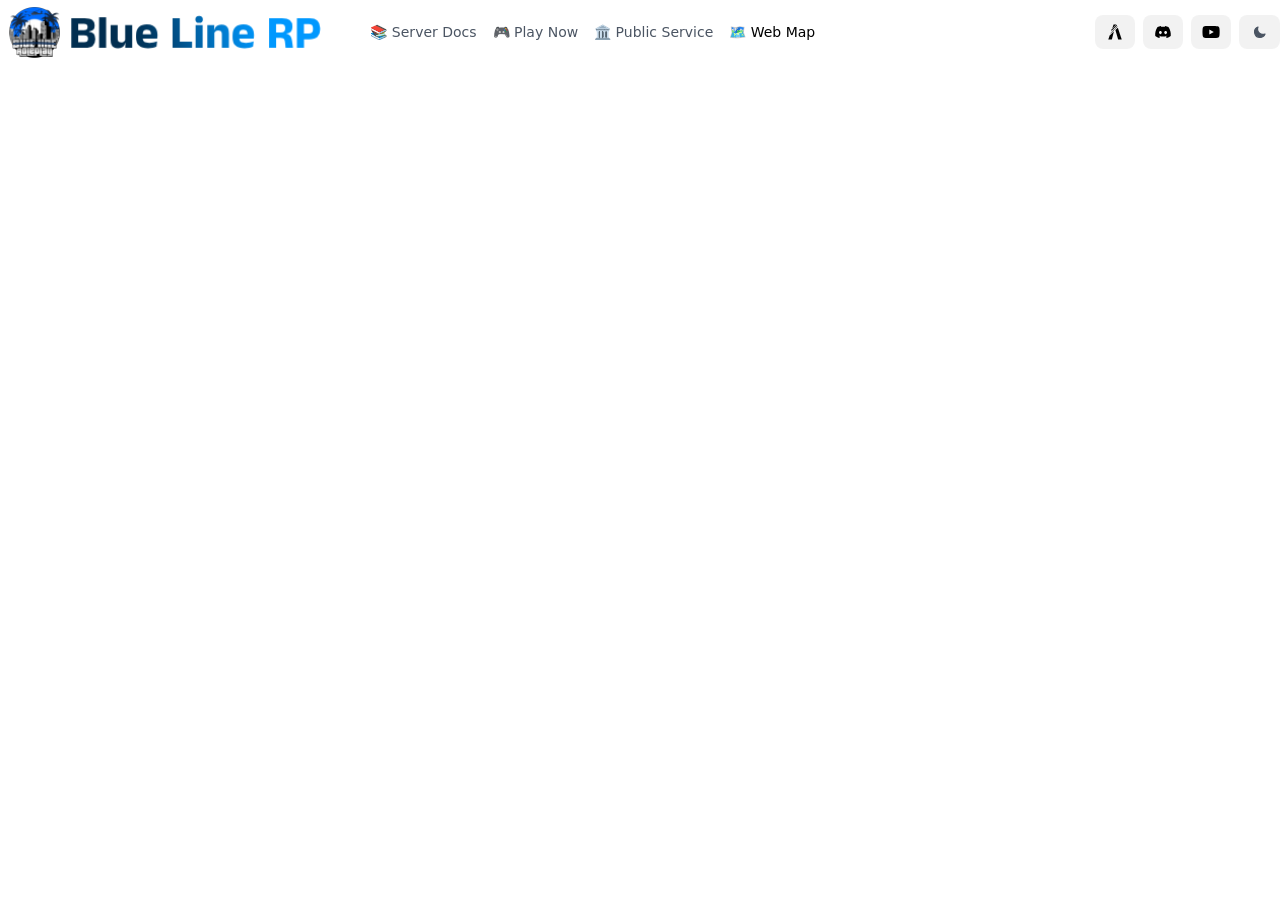
<file: webmap.html>
<html class="js-focus-visible dark" dir="ltr" style="color-scheme: dark;" data-js-focus-visible="">

<head>
    <meta charset="utf-8">
    <title>RP WebMap – BLRP</title>
    <meta name="robots" content="index,follow">
    <style>
        :root {
            --frvgs-primary-hue: 274deg;
            --frvgs-navbar-height: 4rem;
            --frvgs-menu-height: 3.75rem;
            --frvgs-banner-height: 2.5rem;
        }

        .dark {
            --frvgs-primary-hue: 274deg;
        }
    </style>
    <meta name="msapplication-TileColor" content="#fff">
    <meta name="theme-color" content="#fff">
    <meta name="viewport" content="width=device-width, initial-scale=1.0">
    <meta http-equiv="Content-Language" content="en">
    <meta name="description" content="Blue Line RP">
    <meta name="og:description" content="Blue Line RP">
    <meta name="twitter:card" content="summary_large_image">
    <meta name="twitter:site:domain" content="frvgs.com">
    <meta name="twitter:url" content="https://frvgs.com">
    <meta name="apple-mobile-web-app-title" content="FRVGS">
    <link rel="icon" href="/favicon.svg" type="image/svg+xml">
    <link rel="icon" href="/favicon.png" type="image/png">
    <link rel="icon" href="/favicon-dark.png" type="image/svg+xml" media="(prefers-color-scheme: dark)">
    <link rel="icon" href="/favicon-dark.png" type="image/png" media="(prefers-color-scheme: dark)">
    <meta property="og:title" content="RP WebMap – BLRP">
    <meta name="twitter:image" content="https://frvgs.com/api/og?title=RP WebMap">
    <meta name="og:title" content="RP WebMap – BLRP">
    <meta name="og:image" content="https://frvgs.com/api/og?title=RP WebMap">
    <meta name="next-head-count" content="22">
    <link data-next-font="" rel="preconnect" href="/" crossorigin="anonymous">
    <link rel="preload" href="_next/static/css/0facec5ee078cb38.css" as="style">
    <link rel="stylesheet" href="_next/static/css/0facec5ee078cb38.css" data-n-g="">
    <link rel="preload" href="_next/static/css/7efbcb4d290c74eb.css" as="style"><noscript data-n-css=""></noscript>
    <script defer="" nomodule="" src="_next/static/chunks/polyfills-78c92fac7aa8fdd8.js"></script>
    <script src="_next/static/chunks/webpack-38cee4c0e358b1a3.js" defer=""></script>
    <script src="_next/static/chunks/framework-b6523445b2c29790.js" defer=""></script>
    <script src="_next/static/chunks/main-865b84032a3be65c.js" defer=""></script>
    <script src="_next/static/chunks/pages/_app-7438a5935ab65222.js" defer=""></script>
    <script src="_next/static/chunks/220-34feffbd2cd1f96f.js" defer=""></script>
    <script src="_next/static/chunks/801-f29010ac79646ae6.js" defer=""></script>
    <script src="_next/static/chunks/pages/index-58d6904a7c04a872.js" defer=""></script>
    <script src="_next/static/DVqkjXkPOK7qGtmCyMARt/_buildManifest.js" defer=""></script>
    <script src="_next/static/DVqkjXkPOK7qGtmCyMARt/_ssgManifest.js" defer=""></script>
    <link as="script" rel="prefetch" href="_next/static/chunks/pages/docs-20962907011a16c0.js">
    <link as="script" rel="prefetch" href="_next/static/chunks/pages/business-46a5b17d9b91a2f8.js">
    <link as="script" rel="prefetch" href="_next/static/chunks/pages/city-40f284d613e08d10.js">
    <link as="script" rel="prefetch" href="_next/static/chunks/pages/groups-db97c2bc4104750f.js">
    <link as="script" rel="prefetch" href="_next/static/chunks/pages/webmap-2e4b3944f33083ca.js">
</head>

<body cz-shortcut-listen="true" class="">
    <div id="__next">
        <script>!function () { try { var d = document.documentElement, c = d.classList; c.remove('light', 'dark'); var e = localStorage.getItem('theme'); if ('system' === e || (!e && true)) { var t = '(prefers-color-scheme: dark)', m = window.matchMedia(t); if (m.media !== t || m.matches) { d.style.colorScheme = 'dark'; c.add('dark') } else { d.style.colorScheme = 'light'; c.add('light') } } else if (e) { c.add(e || '') } if (e === 'light' || e === 'dark') d.style.colorScheme = e } catch (e) { } }()</script>
        <div dir="ltr">
            <script>document.documentElement.setAttribute('dir', 'ltr')</script>
            <div class="nextra-nav-container nx-sticky nx-top-0 nx-z-20 nx-w-full nx-bg-transparent print:nx-hidden">
                <div
                    class="nextra-nav-container-blur nx-pointer-events-none nx-absolute nx-z-[-1] nx-h-full nx-w-full nx-bg-white dark:nx-bg-dark nx-shadow-[0_2px_4px_rgba(0,0,0,.02),0_1px_0_rgba(0,0,0,.06)] dark:nx-shadow-[0_-1px_0_rgba(255,255,255,.1)_inset] contrast-more:nx-shadow-[0_0_0_1px_#000] contrast-more:dark:nx-shadow-[0_0_0_1px_#fff]">
                </div>
                <nav
                    class="nx-mx-auto nx-flex nx-h-[var(--frvgs-navbar-height)] nx-max-w-[90rem] nx-items-center nx-justify-end nx-gap-2 nx-pl-[max(env(safe-area-inset-left),1.5rem)] nx-pr-[max(env(safe-area-inset-right),1.5rem)]">
                    <a class="nx-flex nx-items-center hover:nx-opacity-75 ltr:nx-mr-auto rtl:nx-ml-auto" href="/"><img
                            height="100" class="ylogo" alt="logo" src="/logo.png"></a><a
                        class="nx-text-sm contrast-more:nx-text-gray-700 contrast-more:dark:nx-text-gray-100 nx-relative -nx-ml-2 nx-hidden nx-whitespace-nowrap nx-p-2 md:nx-inline-block nx-text-gray-600 hover:nx-text-gray-800 dark:nx-text-gray-400 dark:hover:nx-text-gray-200"
                        aria-current="false" href="/docs.html"><span
                            class="nx-absolute nx-inset-x-0 nx-text-center nxNavTxt">📚 Server Docs</span><span
                            class="nx-invisible nx-font-medium">📚 Server Docs</span></a>
                            <a class="nx-text-sm contrast-more:nx-text-gray-700 contrast-more:dark:nx-text-gray-100 nx-relative -nx-ml-2 nx-hidden nx-whitespace-nowrap nx-p-2 md:nx-inline-block nx-text-gray-600 hover:nx-text-gray-800 dark:nx-text-gray-400 dark:hover:nx-text-gray-200"
                            aria-current="false" href="/playnow.html"><span class="nx-absolute nx-inset-x-0 nx-text-center nxNavTxt">🎮 Play
                                Now</span><span class="nx-invisible nx-font-medium">🎮 Play Now</span></a><a
                        class="nx-text-sm contrast-more:nx-text-gray-700 contrast-more:dark:nx-text-gray-100 nx-relative -nx-ml-2 nx-hidden nx-whitespace-nowrap nx-p-2 md:nx-inline-block nx-text-gray-600 hover:nx-text-gray-800 dark:nx-text-gray-400 dark:hover:nx-text-gray-200"
                        aria-current="false" href="/city.html"><span
                            class="nx-absolute nx-inset-x-0 nx-text-center nxNavTxt">🏛 Public Service</span><span
                            class="nx-invisible nx-font-medium">🏛 Public Service</span></a><a
                        class="nx-text-sm contrast-more:nx-text-gray-700 contrast-more:dark:nx-text-gray-100 nx-relative -nx-ml-2 nx-hidden nx-whitespace-nowrap nx-p-2 md:nx-inline-block nx-font-medium nx-subpixel-antialiased"
                        aria-current="true" href="/webmap.html"><span
                            class="nx-absolute nx-inset-x-0 nx-text-center nxNavTxt">🗺 Web Map</span><span
                            class="nx-invisible nx-font-medium">🗺 Web Map</span></a>
                    <div class="nextra-search nx-relative md:nx-w-64 nx-hidden md:nx-inline-block mx-min-w-[200px]">
                    </div><a href="https://cfx.re/join/bld3ab/" target="_blank" rel="noreferrer"
                        class="dark:hover:nx-bg-fivem hover:nx-bg-fivem nx-text-current nx-bg-black/[.05] dark:nx-bg-gray-50/10 nx-rounded-lg nx-px-2 nx-py-custom nx-transition-colors contrast-more:nx-border contrast-more:nx-border-current"><svg
                            width="24" height="24" fill="currentColor" xmlns="http://www.w3.org/2000/svg"
                            viewBox="0 0 24 24">
                            <title>FiveM</title>
                            <polygon points="6.69 15.52 10.95 11.32 8.85 19.4 5.28 19.4 6.69 15.52"></polygon>
                            <polygon points="14.04 5.58 8.11 11.32 8.85 9.35 13.73 4.66 14.04 5.58"></polygon>
                            <polygon points="7.62 12.93 11.63 8.85 11.63 9.53 7.31 13.79 7.62 12.93"></polygon>
                            <polygon points="18.72 19.4 15.15 19.4 12.37 9.9 14.84 7.74 18.72 19.4"></polygon>
                            <polygon points="14.47 6.76 12.12 9.04 12 8.48 14.22 6.26 14.47 6.76"></polygon>
                            <polygon points="13.42 4.6 9.22 8.54 10.58 4.6 13.42 4.6"></polygon>
                        </svg><span class="nx-sr-only">FiveM</span><span class="nx-sr-only nx-select-none"> (opens in a
                            new tab)</span></a><a href="https://discord.gg/5AMJ3GEgZ8" target="_blank" rel="noreferrer"
                        class="dark:hover:nx-bg-discord hover:nx-bg-discord nx-text-current nx-bg-black/[.05] dark:nx-bg-gray-50/10 nx-rounded-lg nx-px-2 nx-py-custom nx-transition-colors contrast-more:nx-border contrast-more:nx-border-current"><svg
                            width="24" height="24" fill="currentColor" xmlns="http://www.w3.org/2000/svg"
                            viewBox="0 0 24 24">
                            <title>Discord</title>
                            <path
                                d="M17.43,7.01c-1-.46-2.07-.8-3.19-.99-.02,0-.04,0-.05,.02-.14,.24-.29,.56-.4,.82-1.2-.18-2.4-.18-3.58,0-.11-.26-.26-.57-.4-.82-.01-.02-.03-.03-.05-.02-1.12,.19-2.19,.53-3.19,.99,0,0-.02,0-.02,.02-2.03,3.03-2.59,5.99-2.31,8.92,0,.01,0,.03,.02,.04,1.34,.98,2.64,1.58,3.91,1.98,.02,0,.04,0,.05-.02,.3-.41,.57-.85,.8-1.3,.01-.03,0-.06-.03-.07-.43-.16-.83-.36-1.22-.58-.03-.02-.03-.06,0-.08,.08-.06,.16-.13,.24-.19,.01-.01,.03-.01,.05,0,2.56,1.17,5.34,1.17,7.87,0,.02,0,.04,0,.05,0,.08,.06,.16,.13,.24,.19,.03,.02,.03,.07,0,.08-.39,.23-.8,.42-1.22,.58-.03,.01-.04,.04-.03,.07,.24,.46,.5,.89,.8,1.3,.01,.02,.03,.02,.05,.02,1.28-.4,2.58-.99,3.92-1.98,.01,0,.02-.02,.02-.04,.33-3.38-.55-6.31-2.32-8.92,0,0-.01-.01-.02-.02Zm-8.03,7.16c-.77,0-1.41-.71-1.41-1.58s.62-1.58,1.41-1.58,1.42,.71,1.41,1.58c0,.87-.62,1.58-1.41,1.58Zm5.21,0c-.77,0-1.41-.71-1.41-1.58s.62-1.58,1.41-1.58,1.42,.71,1.41,1.58c0,.87-.62,1.58-1.41,1.58Z">
                            </path>
                        </svg><span class="nx-sr-only">Discord</span><span class="nx-sr-only nx-select-none"> (opens in
                            a new tab)</span></a><a href="https://youtube.com/" target="_blank" rel="noreferrer"
                        class="hidden md:block dark:hover:nx-bg-youtube hover:nx-bg-youtube nx-text-current nx-bg-black/[.05] dark:nx-bg-gray-50/10 nx-rounded-lg nx-px-2 nx-py-custom nx-transition-colors contrast-more:nx-border contrast-more:nx-border-current"><svg
                            width="24" height="24" fill="currentColor" xmlns="http://www.w3.org/2000/svg"
                            viewBox="0 0 24 24">
                            <title>Youtube</title>
                            <path
                                d="M12.1,5.95h.1c.88,0,5.37,.04,6.58,.36,.74,.2,1.32,.78,1.52,1.53,.11,.41,.19,.95,.24,1.51v.11s.03,.28,.03,.28v.11c.08,.98,.09,1.9,.09,2.11v.08c0,.21-.01,1.19-.09,2.22v.11s-.02,.11-.02,.11c-.05,.62-.13,1.23-.25,1.68-.2,.74-.78,1.33-1.52,1.53-1.25,.34-5.99,.36-6.65,.36h-.15c-.33,0-1.71,0-3.15-.06h-.18s-.09-.01-.09-.01h-.18s-.18-.02-.18-.02c-1.19-.05-2.33-.14-2.86-.28-.74-.2-1.32-.78-1.52-1.53-.12-.45-.2-1.06-.25-1.68v-.11s-.02-.11-.02-.11c-.05-.73-.08-1.46-.09-2.19v-.13c0-.23,.01-1.03,.07-1.91v-.11s.01-.06,.01-.06v-.11s.03-.28,.03-.28v-.11c.06-.56,.14-1.1,.25-1.51,.2-.74,.78-1.33,1.52-1.53,.52-.14,1.66-.23,2.86-.28h.18s.19-.01,.19-.01h.09s.18-.01,.18-.01c1.02-.03,2.05-.05,3.07-.05h.21Zm-1.78,3.45v5.18l4.47-2.59-4.47-2.59Z">
                            </path>
                        </svg><span class="nx-sr-only">Youtube</span><span class="nx-sr-only nx-select-none"> (opens in
                            a new tab)</span></a>
                    <div><button title="Change theme"
                            class="nx-h-custom nx-bg-themeswitch dark:nx-bg-themeswitch nx-rounded-lg nx-px-2 nx-py-custom nx-transition-colors contrast-more:nx-border contrast-more:nx-border-current nx-text-left nx-text-xs nx-font-medium nx-text-gray-600 dark:nx-text-gray-400 mr-2 hover:nx-bg-themeswitch dark:hover:nx-bg-themeswitch hover:nx-text-gray-900 dark:hover:nx-text-gray-50"
                            id="headlessui-listbox-button-:r0:" type="button" aria-haspopup="listbox"
                            aria-expanded="false" data-headlessui-state="">
                            <div class="nx-flex nx-items-center nx-gap-2 nx-capitalize"><svg fill="none"
                                    viewBox="2 2 20 20" width="12" height="12" stroke="currentColor">
                                    <path stroke-linecap="round" stroke-linejoin="round" stroke-width="2"
                                        fill="currentColor"
                                        d="M20.354 15.354A9 9 0 018.646 3.646 9.003 9.003 0 0012 21a9.003 9.003 0 008.354-5.646z">
                                    </path>
                                </svg></div>
                        </button></div><button type="button" aria-label="Menu"
                        class="nextra-hamburger -nx-mr-2 nx-rounded nx-p-2 active:nx-bg-gray-400/20 md:nx-hidden"><svg
                            fill="none" width="24" height="24" viewBox="0 0 24 24" stroke="currentColor" class="">
                            <g>
                                <path stroke-linecap="round" stroke-linejoin="round" stroke-width="2" d="M4 6h16">
                                </path>
                            </g>
                            <path stroke-linecap="round" stroke-linejoin="round" stroke-width="2" d="M4 12h16"></path>
                            <g>
                                <path stroke-linecap="round" stroke-linejoin="round" stroke-width="2" d="M4 18h16">
                                </path>
                            </g>
                        </svg></button>
                </nav>
            </div>
            <div class="nx-mx-auto nx-flex nx-max-w-[90rem]">
                <div class="max-xl:nx-hidden nx-h-0 nx-w-64 nx-shrink-0"></div>
                <div class="motion-reduce:nx-transition-none [transition:background-color_1.5s_ease] nx-bg-transparent">
                </div>
                <aside
                    class="nextra-sidebar-container nx-flex nx-flex-col md:nx-top-16 md:nx-shrink-0 motion-reduce:nx-transform-none nx-transform-gpu nx-transition-all nx-ease-in-out print:nx-hidden md:nx-w-64 md:nx-hidden max-md:[transform:translate3d(0,-100%,0)]">
                    <div class="nx-px-4 nx-pt-4 md:nx-hidden">
                        <div class="nextra-search nx-relative md:nx-w-64">
                            <div
                                class="nx-relative nx-flex nx-items-center nx-text-gray-900 contrast-more:nx-text-gray-800 dark:nx-text-gray-300 contrast-more:dark:nx-text-gray-300">
                                <input spellcheck="false"
                                    class="nx-block nx-w-full nx-appearance-none nx-rounded-lg nx-px-3 nx-py-2 nx-transition-colors nx-text-base nx-leading-tight md:nx-text-sm nx-bg-black/[.05] dark:nx-bg-gray-50/10 focus:nx-bg-white dark:focus:nx-bg-dark placeholder:nx-text-gray-500 dark:placeholder:nx-text-gray-400 contrast-more:nx-border contrast-more:nx-border-current"
                                    type="search" placeholder="Search…" value=""><kbd
                                    class="nx-absolute nx-my-1.5 nx-select-none ltr:nx-right-1.5 rtl:nx-left-1.5 nx-h-5 nx-rounded nx-bg-white nx-px-1.5 nx-font-mono nx-text-[10px] nx-font-medium nx-text-gray-500 nx-border dark:nx-border-gray-100/20 dark:nx-bg-dark/50 contrast-more:nx-border-current contrast-more:nx-text-current contrast-more:dark:nx-border-current nx-items-center nx-gap-1 nx-pointer-events-none nx-hidden sm:nx-flex nx-transition-opacity nx-opacity-100">CTRL
                                    K</kbd></div>
                        </div>
                    </div>
                    <div
                        class="nx-overflow-y-auto nx-overflow-x-hidden nx-p-4 nx-grow md:nx-h-[calc(100vh-var(--frvgs-navbar-height)-var(--frvgs-menu-height))] nextra-scrollbar">
                    </div>
                    <div class="nx-sticky nx-bottom-0 nx-bg-white dark:nx-bg-dark nx-mx-4 nx-py-4 nx-shadow-[0_-12px_16px_#fff] nx-flex nx-items-center nx-gap-2 dark:nx-border-neutral-800 dark:nx-shadow-[0_-12px_16px_#111] contrast-more:nx-border-neutral-400 contrast-more:nx-shadow-none contrast-more:dark:nx-shadow-none nx-border-t"
                        data-toggle-animation="off"><button title="Hide sidebar"
                            class="max-md:nx-hidden nx-h-7 nx-rounded-md nx-transition-colors nx-text-gray-600 dark:nx-text-gray-400 nx-px-2 hover:nx-bg-gray-100 hover:nx-text-gray-900 dark:hover:nx-bg-primary-100/5 dark:hover:nx-text-gray-50"><svg
                                height="12" width="12" viewBox="0 0 16 16" fill="currentColor">
                                <path fill-rule="evenodd"
                                    d="M4.177 7.823l2.396-2.396A.25.25 0 017 5.604v4.792a.25.25 0 01-.427.177L4.177 8.177a.25.25 0 010-.354z"
                                    class=""></path>
                                <path fill-rule="evenodd"
                                    d="M0 1.75C0 .784.784 0 1.75 0h12.5C15.216 0 16 .784 16 1.75v12.5A1.75 1.75 0 0114.25 16H1.75A1.75 1.75 0 010 14.25V1.75zm1.75-.25a.25.25 0 00-.25.25v12.5c0 .138.112.25.25.25H9.5v-13H1.75zm12.5 13H11v-13h3.25a.25.25 0 01.25.25v12.5a.25.25 0 01-.25.25z">
                                </path>
                            </svg></button></div>
                </aside>
                <nav class="nextra-toc nx-order-last nx-hidden nx-w-64 nx-shrink-0 xl:nx-block print:nx-hidden"
                    aria-label="table of contents"></nav>
                <div id="reach-skip-nav"></div>
                <article
                    class="nx-w-full nx-break-words nextra-content nx-flex nx-min-h-[calc(100vh-var(--frvgs-navbar-height))] nx-min-w-0 nx-justify-center nx-pb-8 nx-pr-[calc(env(safe-area-inset-right)-1.5rem)]">
                    <main class="nx-w-full nx-min-w-0 nx-max-w-6xl nx-px-6 nx-pt-4 md:nx-px-12"><iframe
                            src="https://roguexdayz.com:/map/index.html"
                            style="position: absolute; top: 4rem; left: 0px; width: 100%; height: calc(100% - 4rem); border: 0px;"></iframe>
                        <div class="nx-mt-16"></div>
                    </main>
                </article>
            </div>
        </div>
    </div>
    <script id="__NEXT_DATA__"
        type="application/json">{"props":{"pageProps":{}},"page":"/","query":{},"buildId":"DVqkjXkPOK7qGtmCyMARt","nextExport":true,"autoExport":true,"isFallback":false,"scriptLoader":[]}</script>
    <next-route-announcer>
        <p aria-live="assertive" id="__next-route-announcer__" role="alert"
            style="border: 0px; clip: rect(0px, 0px, 0px, 0px); height: 1px; margin: -1px; overflow: hidden; padding: 0px; position: absolute; top: 0px; width: 1px; white-space: nowrap; overflow-wrap: normal;">
            RP WebMap – BLRP</p>
    </next-route-announcer>
    <script src="_next/static/chunks/pages/webmap-2e4b3944f33083ca.js"></script>
    <script src="_next/static/chunks/pages/docs-20962907011a16c0.js"></script>
    <script src="_next/static/chunks/pages/business-46a5b17d9b91a2f8.js"></script>
    <script src="_next/static/chunks/pages/city-40f284d613e08d10.js"></script>
    <script src="_next/static/chunks/pages/groups-db97c2bc4104750f.js"></script>
</body>

</html>
</file>
<file: _next/static/css/0facec5ee078cb38.css>
@font-face {
    font-family: KaTeX_AMS;
    font-style: normal;
    font-weight: 400;
    src: url(/_next/static/media/KaTeX_AMS-Regular.a79f1c31.woff2) format("woff2"), url(/_next/static/media/KaTeX_AMS-Regular.1608a09b.woff) format("woff"), url(/_next/static/media/KaTeX_AMS-Regular.4aafdb68.ttf) format("truetype")
}

@font-face {
    font-family: KaTeX_Caligraphic;
    font-style: normal;
    font-weight: 700;
    src: url(/_next/static/media/KaTeX_Caligraphic-Bold.ec17d132.woff2) format("woff2"), url(/_next/static/media/KaTeX_Caligraphic-Bold.b6770918.woff) format("woff"), url(/_next/static/media/KaTeX_Caligraphic-Bold.cce5b8ec.ttf) format("truetype")
}

@font-face {
    font-family: KaTeX_Caligraphic;
    font-style: normal;
    font-weight: 400;
    src: url(/_next/static/media/KaTeX_Caligraphic-Regular.55fac258.woff2) format("woff2"), url(/_next/static/media/KaTeX_Caligraphic-Regular.dad44a7f.woff) format("woff"), url(/_next/static/media/KaTeX_Caligraphic-Regular.07ef19e7.ttf) format("truetype")
}

@font-face {
    font-family: KaTeX_Fraktur;
    font-style: normal;
    font-weight: 700;
    src: url(/_next/static/media/KaTeX_Fraktur-Bold.d42a5579.woff2) format("woff2"), url(/_next/static/media/KaTeX_Fraktur-Bold.9f256b85.woff) format("woff"), url(/_next/static/media/KaTeX_Fraktur-Bold.b18f59e1.ttf) format("truetype")
}

@font-face {
    font-family: KaTeX_Fraktur;
    font-style: normal;
    font-weight: 400;
    src: url(/_next/static/media/KaTeX_Fraktur-Regular.d3c882a6.woff2) format("woff2"), url(/_next/static/media/KaTeX_Fraktur-Regular.7c187121.woff) format("woff"), url(/_next/static/media/KaTeX_Fraktur-Regular.ed38e79f.ttf) format("truetype")
}

@font-face {
    font-family: KaTeX_Main;
    font-style: normal;
    font-weight: 700;
    src: url(/_next/static/media/KaTeX_Main-Bold.c3fb5ac2.woff2) format("woff2"), url(/_next/static/media/KaTeX_Main-Bold.d181c465.woff) format("woff"), url(/_next/static/media/KaTeX_Main-Bold.b74a1a8b.ttf) format("truetype")
}

@font-face {
    font-family: KaTeX_Main;
    font-style: italic;
    font-weight: 700;
    src: url(/_next/static/media/KaTeX_Main-BoldItalic.6f2bb1df.woff2) format("woff2"), url(/_next/static/media/KaTeX_Main-BoldItalic.e3f82f9d.woff) format("woff"), url(/_next/static/media/KaTeX_Main-BoldItalic.70d8b0a5.ttf) format("truetype")
}

@font-face {
    font-family: KaTeX_Main;
    font-style: italic;
    font-weight: 400;
    src: url(/_next/static/media/KaTeX_Main-Italic.8916142b.woff2) format("woff2"), url(/_next/static/media/KaTeX_Main-Italic.9024d815.woff) format("woff"), url(/_next/static/media/KaTeX_Main-Italic.47373d1e.ttf) format("truetype")
}

@font-face {
    font-family: KaTeX_Main;
    font-style: normal;
    font-weight: 400;
    src: url(/_next/static/media/KaTeX_Main-Regular.0462f03b.woff2) format("woff2"), url(/_next/static/media/KaTeX_Main-Regular.7f51fe03.woff) format("woff"), url(/_next/static/media/KaTeX_Main-Regular.b7f8fe9b.ttf) format("truetype")
}

@font-face {
    font-family: KaTeX_Math;
    font-style: italic;
    font-weight: 700;
    src: url(/_next/static/media/KaTeX_Math-BoldItalic.572d331f.woff2) format("woff2"), url(/_next/static/media/KaTeX_Math-BoldItalic.f1035d8d.woff) format("woff"), url(/_next/static/media/KaTeX_Math-BoldItalic.a879cf83.ttf) format("truetype")
}

@font-face {
    font-family: KaTeX_Math;
    font-style: italic;
    font-weight: 400;
    src: url(/_next/static/media/KaTeX_Math-Italic.f28c23ac.woff2) format("woff2"), url(/_next/static/media/KaTeX_Math-Italic.5295ba48.woff) format("woff"), url(/_next/static/media/KaTeX_Math-Italic.939bc644.ttf) format("truetype")
}

@font-face {
    font-family: "KaTeX_SansSerif";
    font-style: normal;
    font-weight: 700;
    src: url(/_next/static/media/KaTeX_SansSerif-Bold.8c5b5494.woff2) format("woff2"), url(/_next/static/media/KaTeX_SansSerif-Bold.bf59d231.woff) format("woff"), url(/_next/static/media/KaTeX_SansSerif-Bold.94e1e8dc.ttf) format("truetype")
}

@font-face {
    font-family: "KaTeX_SansSerif";
    font-style: italic;
    font-weight: 400;
    src: url(/_next/static/media/KaTeX_SansSerif-Italic.3b1e59b3.woff2) format("woff2"), url(/_next/static/media/KaTeX_SansSerif-Italic.7c9bc82b.woff) format("woff"), url(/_next/static/media/KaTeX_SansSerif-Italic.b4c20c84.ttf) format("truetype")
}

@font-face {
    font-family: "KaTeX_SansSerif";
    font-style: normal;
    font-weight: 400;
    src: url(/_next/static/media/KaTeX_SansSerif-Regular.ba21ed5f.woff2) format("woff2"), url(/_next/static/media/KaTeX_SansSerif-Regular.74048478.woff) format("woff"), url(/_next/static/media/KaTeX_SansSerif-Regular.d4d7ba48.ttf) format("truetype")
}

@font-face {
    font-family: KaTeX_Script;
    font-style: normal;
    font-weight: 400;
    src: url(/_next/static/media/KaTeX_Script-Regular.03e9641d.woff2) format("woff2"), url(/_next/static/media/KaTeX_Script-Regular.07505710.woff) format("woff"), url(/_next/static/media/KaTeX_Script-Regular.fe9cbbe1.ttf) format("truetype")
}

@font-face {
    font-family: KaTeX_Size1;
    font-style: normal;
    font-weight: 400;
    src: url(/_next/static/media/KaTeX_Size1-Regular.eae34984.woff2) format("woff2"), url(/_next/static/media/KaTeX_Size1-Regular.e1e279cb.woff) format("woff"), url(/_next/static/media/KaTeX_Size1-Regular.fabc004a.ttf) format("truetype")
}

@font-face {
    font-family: KaTeX_Size2;
    font-style: normal;
    font-weight: 400;
    src: url(/_next/static/media/KaTeX_Size2-Regular.5916a24f.woff2) format("woff2"), url(/_next/static/media/KaTeX_Size2-Regular.57727022.woff) format("woff"), url(/_next/static/media/KaTeX_Size2-Regular.d6b476ec.ttf) format("truetype")
}

@font-face {
    font-family: KaTeX_Size3;
    font-style: normal;
    font-weight: 400;
    src: url(/_next/static/media/KaTeX_Size3-Regular.b4230e7e.woff2) format("woff2"), url(/_next/static/media/KaTeX_Size3-Regular.9acaf01c.woff) format("woff"), url(/_next/static/media/KaTeX_Size3-Regular.a144ef58.ttf) format("truetype")
}

@font-face {
    font-family: KaTeX_Size4;
    font-style: normal;
    font-weight: 400;
    src: url(/_next/static/media/KaTeX_Size4-Regular.10d95fd3.woff2) format("woff2"), url(/_next/static/media/KaTeX_Size4-Regular.7a996c9d.woff) format("woff"), url(/_next/static/media/KaTeX_Size4-Regular.fbccdabe.ttf) format("truetype")
}

@font-face {
    font-family: KaTeX_Typewriter;
    font-style: normal;
    font-weight: 400;
    src: url(/_next/static/media/KaTeX_Typewriter-Regular.a8709e36.woff2) format("woff2"), url(/_next/static/media/KaTeX_Typewriter-Regular.6258592b.woff) format("woff"), url(/_next/static/media/KaTeX_Typewriter-Regular.d97aaf4a.ttf) format("truetype")
}

.katex {
    text-rendering: auto;
    font: normal 1.21em KaTeX_Main, Times New Roman, serif;
    line-height: 1.2;
    text-indent: 0
}

.katex * {
    -ms-high-contrast-adjust: none !important;
    border-color: currentColor
}

.katex .katex-version:after {
    content: "0.16.8"
}

.katex .katex-mathml {
    clip: rect(1px, 1px, 1px, 1px);
    border: 0;
    height: 1px;
    overflow: hidden;
    padding: 0;
    position: absolute;
    width: 1px
}

.katex .katex-html>.newline {
    display: block
}

.katex .base {
    position: relative;
    white-space: nowrap;
    width: -moz-min-content;
    width: min-content
}

.katex .base,
.katex .strut {
    display: inline-block
}

.katex .textbf {
    font-weight: 700
}

.katex .textit {
    font-style: italic
}

.katex .textrm {
    font-family: KaTeX_Main
}

.katex .textsf {
    font-family: KaTeX_SansSerif
}

.katex .texttt {
    font-family: KaTeX_Typewriter
}

.katex .mathnormal {
    font-family: KaTeX_Math;
    font-style: italic
}

.katex .mathit {
    font-family: KaTeX_Main;
    font-style: italic
}

.katex .mathrm {
    font-style: normal
}

.katex .mathbf {
    font-family: KaTeX_Main;
    font-weight: 700
}

.katex .boldsymbol {
    font-family: KaTeX_Math;
    font-style: italic;
    font-weight: 700
}

.katex .amsrm,
.katex .mathbb,
.katex .textbb {
    font-family: KaTeX_AMS
}

.katex .mathcal {
    font-family: KaTeX_Caligraphic
}

.katex .mathfrak,
.katex .textfrak {
    font-family: KaTeX_Fraktur
}

.katex .mathtt {
    font-family: KaTeX_Typewriter
}

.katex .mathscr,
.katex .textscr {
    font-family: KaTeX_Script
}

.katex .mathsf,
.katex .textsf {
    font-family: KaTeX_SansSerif
}

.katex .mathboldsf,
.katex .textboldsf {
    font-family: KaTeX_SansSerif;
    font-weight: 700
}

.katex .mathitsf,
.katex .textitsf {
    font-family: KaTeX_SansSerif;
    font-style: italic
}

.katex .mainrm {
    font-family: KaTeX_Main;
    font-style: normal
}

.katex .vlist-t {
    border-collapse: collapse;
    display: inline-table;
    table-layout: fixed
}

.katex .vlist-r {
    display: table-row
}

.katex .vlist {
    display: table-cell;
    position: relative;
    vertical-align: bottom
}

.katex .vlist>span {
    display: block;
    height: 0;
    position: relative
}

.katex .vlist>span>span {
    display: inline-block
}

.katex .vlist>span>.pstrut {
    overflow: hidden;
    width: 0
}

.katex .vlist-t2 {
    margin-right: -2px
}

.katex .vlist-s {
    display: table-cell;
    font-size: 1px;
    min-width: 2px;
    vertical-align: bottom;
    width: 2px
}

.katex .vbox {
    align-items: baseline;
    display: inline-flex;
    flex-direction: column
}

.katex .hbox {
    width: 100%
}

.katex .hbox,
.katex .thinbox {
    display: inline-flex;
    flex-direction: row
}

.katex .thinbox {
    max-width: 0;
    width: 0
}

.katex .msupsub {
    text-align: left
}

.katex .mfrac>span>span {
    text-align: center
}

.katex .mfrac .frac-line {
    border-bottom-style: solid;
    display: inline-block;
    width: 100%
}

.katex .hdashline,
.katex .hline,
.katex .mfrac .frac-line,
.katex .overline .overline-line,
.katex .rule,
.katex .underline .underline-line {
    min-height: 1px
}

.katex .mspace {
    display: inline-block
}

.katex .clap,
.katex .llap,
.katex .rlap {
    position: relative;
    width: 0
}

.katex .clap>.inner,
.katex .llap>.inner,
.katex .rlap>.inner {
    position: absolute
}

.katex .clap>.fix,
.katex .llap>.fix,
.katex .rlap>.fix {
    display: inline-block
}

.katex .llap>.inner {
    right: 0
}

.katex .clap>.inner,
.katex .rlap>.inner {
    left: 0
}

.katex .clap>.inner>span {
    margin-left: -50%;
    margin-right: 50%
}

.katex .rule {
    border: 0 solid;
    display: inline-block;
    position: relative
}

.katex .hline,
.katex .overline .overline-line,
.katex .underline .underline-line {
    border-bottom-style: solid;
    display: inline-block;
    width: 100%
}

.katex .hdashline {
    border-bottom-style: dashed;
    display: inline-block;
    width: 100%
}

.katex .sqrt>.root {
    margin-left: .27777778em;
    margin-right: -.55555556em
}

.katex .fontsize-ensurer.reset-size1.size1,
.katex .sizing.reset-size1.size1 {
    font-size: 1em
}

.katex .fontsize-ensurer.reset-size1.size2,
.katex .sizing.reset-size1.size2 {
    font-size: 1.2em
}

.katex .fontsize-ensurer.reset-size1.size3,
.katex .sizing.reset-size1.size3 {
    font-size: 1.4em
}

.katex .fontsize-ensurer.reset-size1.size4,
.katex .sizing.reset-size1.size4 {
    font-size: 1.6em
}

.katex .fontsize-ensurer.reset-size1.size5,
.katex .sizing.reset-size1.size5 {
    font-size: 1.8em
}

.katex .fontsize-ensurer.reset-size1.size6,
.katex .sizing.reset-size1.size6 {
    font-size: 2em
}

.katex .fontsize-ensurer.reset-size1.size7,
.katex .sizing.reset-size1.size7 {
    font-size: 2.4em
}

.katex .fontsize-ensurer.reset-size1.size8,
.katex .sizing.reset-size1.size8 {
    font-size: 2.88em
}

.katex .fontsize-ensurer.reset-size1.size9,
.katex .sizing.reset-size1.size9 {
    font-size: 3.456em
}

.katex .fontsize-ensurer.reset-size1.size10,
.katex .sizing.reset-size1.size10 {
    font-size: 4.148em
}

.katex .fontsize-ensurer.reset-size1.size11,
.katex .sizing.reset-size1.size11 {
    font-size: 4.976em
}

.katex .fontsize-ensurer.reset-size2.size1,
.katex .sizing.reset-size2.size1 {
    font-size: .83333333em
}

.katex .fontsize-ensurer.reset-size2.size2,
.katex .sizing.reset-size2.size2 {
    font-size: 1em
}

.katex .fontsize-ensurer.reset-size2.size3,
.katex .sizing.reset-size2.size3 {
    font-size: 1.16666667em
}

.katex .fontsize-ensurer.reset-size2.size4,
.katex .sizing.reset-size2.size4 {
    font-size: 1.33333333em
}

.katex .fontsize-ensurer.reset-size2.size5,
.katex .sizing.reset-size2.size5 {
    font-size: 1.5em
}

.katex .fontsize-ensurer.reset-size2.size6,
.katex .sizing.reset-size2.size6 {
    font-size: 1.66666667em
}

.katex .fontsize-ensurer.reset-size2.size7,
.katex .sizing.reset-size2.size7 {
    font-size: 2em
}

.katex .fontsize-ensurer.reset-size2.size8,
.katex .sizing.reset-size2.size8 {
    font-size: 2.4em
}

.katex .fontsize-ensurer.reset-size2.size9,
.katex .sizing.reset-size2.size9 {
    font-size: 2.88em
}

.katex .fontsize-ensurer.reset-size2.size10,
.katex .sizing.reset-size2.size10 {
    font-size: 3.45666667em
}

.katex .fontsize-ensurer.reset-size2.size11,
.katex .sizing.reset-size2.size11 {
    font-size: 4.14666667em
}

.katex .fontsize-ensurer.reset-size3.size1,
.katex .sizing.reset-size3.size1 {
    font-size: .71428571em
}

.katex .fontsize-ensurer.reset-size3.size2,
.katex .sizing.reset-size3.size2 {
    font-size: .85714286em
}

.katex .fontsize-ensurer.reset-size3.size3,
.katex .sizing.reset-size3.size3 {
    font-size: 1em
}

.katex .fontsize-ensurer.reset-size3.size4,
.katex .sizing.reset-size3.size4 {
    font-size: 1.14285714em
}

.katex .fontsize-ensurer.reset-size3.size5,
.katex .sizing.reset-size3.size5 {
    font-size: 1.28571429em
}

.katex .fontsize-ensurer.reset-size3.size6,
.katex .sizing.reset-size3.size6 {
    font-size: 1.42857143em
}

.katex .fontsize-ensurer.reset-size3.size7,
.katex .sizing.reset-size3.size7 {
    font-size: 1.71428571em
}

.katex .fontsize-ensurer.reset-size3.size8,
.katex .sizing.reset-size3.size8 {
    font-size: 2.05714286em
}

.katex .fontsize-ensurer.reset-size3.size9,
.katex .sizing.reset-size3.size9 {
    font-size: 2.46857143em
}

.katex .fontsize-ensurer.reset-size3.size10,
.katex .sizing.reset-size3.size10 {
    font-size: 2.96285714em
}

.katex .fontsize-ensurer.reset-size3.size11,
.katex .sizing.reset-size3.size11 {
    font-size: 3.55428571em
}

.katex .fontsize-ensurer.reset-size4.size1,
.katex .sizing.reset-size4.size1 {
    font-size: .625em
}

.katex .fontsize-ensurer.reset-size4.size2,
.katex .sizing.reset-size4.size2 {
    font-size: .75em
}

.katex .fontsize-ensurer.reset-size4.size3,
.katex .sizing.reset-size4.size3 {
    font-size: .875em
}

.katex .fontsize-ensurer.reset-size4.size4,
.katex .sizing.reset-size4.size4 {
    font-size: 1em
}

.katex .fontsize-ensurer.reset-size4.size5,
.katex .sizing.reset-size4.size5 {
    font-size: 1.125em
}

.katex .fontsize-ensurer.reset-size4.size6,
.katex .sizing.reset-size4.size6 {
    font-size: 1.25em
}

.katex .fontsize-ensurer.reset-size4.size7,
.katex .sizing.reset-size4.size7 {
    font-size: 1.5em
}

.katex .fontsize-ensurer.reset-size4.size8,
.katex .sizing.reset-size4.size8 {
    font-size: 1.8em
}

.katex .fontsize-ensurer.reset-size4.size9,
.katex .sizing.reset-size4.size9 {
    font-size: 2.16em
}

.katex .fontsize-ensurer.reset-size4.size10,
.katex .sizing.reset-size4.size10 {
    font-size: 2.5925em
}

.katex .fontsize-ensurer.reset-size4.size11,
.katex .sizing.reset-size4.size11 {
    font-size: 3.11em
}

.katex .fontsize-ensurer.reset-size5.size1,
.katex .sizing.reset-size5.size1 {
    font-size: .55555556em
}

.katex .fontsize-ensurer.reset-size5.size2,
.katex .sizing.reset-size5.size2 {
    font-size: .66666667em
}

.katex .fontsize-ensurer.reset-size5.size3,
.katex .sizing.reset-size5.size3 {
    font-size: .77777778em
}

.katex .fontsize-ensurer.reset-size5.size4,
.katex .sizing.reset-size5.size4 {
    font-size: .88888889em
}

.katex .fontsize-ensurer.reset-size5.size5,
.katex .sizing.reset-size5.size5 {
    font-size: 1em
}

.katex .fontsize-ensurer.reset-size5.size6,
.katex .sizing.reset-size5.size6 {
    font-size: 1.11111111em
}

.katex .fontsize-ensurer.reset-size5.size7,
.katex .sizing.reset-size5.size7 {
    font-size: 1.33333333em
}

.katex .fontsize-ensurer.reset-size5.size8,
.katex .sizing.reset-size5.size8 {
    font-size: 1.6em
}

.katex .fontsize-ensurer.reset-size5.size9,
.katex .sizing.reset-size5.size9 {
    font-size: 1.92em
}

.katex .fontsize-ensurer.reset-size5.size10,
.katex .sizing.reset-size5.size10 {
    font-size: 2.30444444em
}

.katex .fontsize-ensurer.reset-size5.size11,
.katex .sizing.reset-size5.size11 {
    font-size: 2.76444444em
}

.katex .fontsize-ensurer.reset-size6.size1,
.katex .sizing.reset-size6.size1 {
    font-size: .5em
}

.katex .fontsize-ensurer.reset-size6.size2,
.katex .sizing.reset-size6.size2 {
    font-size: .6em
}

.katex .fontsize-ensurer.reset-size6.size3,
.katex .sizing.reset-size6.size3 {
    font-size: .7em
}

.katex .fontsize-ensurer.reset-size6.size4,
.katex .sizing.reset-size6.size4 {
    font-size: .8em
}

.katex .fontsize-ensurer.reset-size6.size5,
.katex .sizing.reset-size6.size5 {
    font-size: .9em
}

.katex .fontsize-ensurer.reset-size6.size6,
.katex .sizing.reset-size6.size6 {
    font-size: 1em
}

.katex .fontsize-ensurer.reset-size6.size7,
.katex .sizing.reset-size6.size7 {
    font-size: 1.2em
}

.katex .fontsize-ensurer.reset-size6.size8,
.katex .sizing.reset-size6.size8 {
    font-size: 1.44em
}

.katex .fontsize-ensurer.reset-size6.size9,
.katex .sizing.reset-size6.size9 {
    font-size: 1.728em
}

.katex .fontsize-ensurer.reset-size6.size10,
.katex .sizing.reset-size6.size10 {
    font-size: 2.074em
}

.katex .fontsize-ensurer.reset-size6.size11,
.katex .sizing.reset-size6.size11 {
    font-size: 2.488em
}

.katex .fontsize-ensurer.reset-size7.size1,
.katex .sizing.reset-size7.size1 {
    font-size: .41666667em
}

.katex .fontsize-ensurer.reset-size7.size2,
.katex .sizing.reset-size7.size2 {
    font-size: .5em
}

.katex .fontsize-ensurer.reset-size7.size3,
.katex .sizing.reset-size7.size3 {
    font-size: .58333333em
}

.katex .fontsize-ensurer.reset-size7.size4,
.katex .sizing.reset-size7.size4 {
    font-size: .66666667em
}

.katex .fontsize-ensurer.reset-size7.size5,
.katex .sizing.reset-size7.size5 {
    font-size: .75em
}

.katex .fontsize-ensurer.reset-size7.size6,
.katex .sizing.reset-size7.size6 {
    font-size: .83333333em
}

.katex .fontsize-ensurer.reset-size7.size7,
.katex .sizing.reset-size7.size7 {
    font-size: 1em
}

.katex .fontsize-ensurer.reset-size7.size8,
.katex .sizing.reset-size7.size8 {
    font-size: 1.2em
}

.katex .fontsize-ensurer.reset-size7.size9,
.katex .sizing.reset-size7.size9 {
    font-size: 1.44em
}

.katex .fontsize-ensurer.reset-size7.size10,
.katex .sizing.reset-size7.size10 {
    font-size: 1.72833333em
}

.katex .fontsize-ensurer.reset-size7.size11,
.katex .sizing.reset-size7.size11 {
    font-size: 2.07333333em
}

.katex .fontsize-ensurer.reset-size8.size1,
.katex .sizing.reset-size8.size1 {
    font-size: .34722222em
}

.katex .fontsize-ensurer.reset-size8.size2,
.katex .sizing.reset-size8.size2 {
    font-size: .41666667em
}

.katex .fontsize-ensurer.reset-size8.size3,
.katex .sizing.reset-size8.size3 {
    font-size: .48611111em
}

.katex .fontsize-ensurer.reset-size8.size4,
.katex .sizing.reset-size8.size4 {
    font-size: .55555556em
}

.katex .fontsize-ensurer.reset-size8.size5,
.katex .sizing.reset-size8.size5 {
    font-size: .625em
}

.katex .fontsize-ensurer.reset-size8.size6,
.katex .sizing.reset-size8.size6 {
    font-size: .69444444em
}

.katex .fontsize-ensurer.reset-size8.size7,
.katex .sizing.reset-size8.size7 {
    font-size: .83333333em
}

.katex .fontsize-ensurer.reset-size8.size8,
.katex .sizing.reset-size8.size8 {
    font-size: 1em
}

.katex .fontsize-ensurer.reset-size8.size9,
.katex .sizing.reset-size8.size9 {
    font-size: 1.2em
}

.katex .fontsize-ensurer.reset-size8.size10,
.katex .sizing.reset-size8.size10 {
    font-size: 1.44027778em
}

.katex .fontsize-ensurer.reset-size8.size11,
.katex .sizing.reset-size8.size11 {
    font-size: 1.72777778em
}

.katex .fontsize-ensurer.reset-size9.size1,
.katex .sizing.reset-size9.size1 {
    font-size: .28935185em
}

.katex .fontsize-ensurer.reset-size9.size2,
.katex .sizing.reset-size9.size2 {
    font-size: .34722222em
}

.katex .fontsize-ensurer.reset-size9.size3,
.katex .sizing.reset-size9.size3 {
    font-size: .40509259em
}

.katex .fontsize-ensurer.reset-size9.size4,
.katex .sizing.reset-size9.size4 {
    font-size: .46296296em
}

.katex .fontsize-ensurer.reset-size9.size5,
.katex .sizing.reset-size9.size5 {
    font-size: .52083333em
}

.katex .fontsize-ensurer.reset-size9.size6,
.katex .sizing.reset-size9.size6 {
    font-size: .5787037em
}

.katex .fontsize-ensurer.reset-size9.size7,
.katex .sizing.reset-size9.size7 {
    font-size: .69444444em
}

.katex .fontsize-ensurer.reset-size9.size8,
.katex .sizing.reset-size9.size8 {
    font-size: .83333333em
}

.katex .fontsize-ensurer.reset-size9.size9,
.katex .sizing.reset-size9.size9 {
    font-size: 1em
}

.katex .fontsize-ensurer.reset-size9.size10,
.katex .sizing.reset-size9.size10 {
    font-size: 1.20023148em
}

.katex .fontsize-ensurer.reset-size9.size11,
.katex .sizing.reset-size9.size11 {
    font-size: 1.43981481em
}

.katex .fontsize-ensurer.reset-size10.size1,
.katex .sizing.reset-size10.size1 {
    font-size: .24108004em
}

.katex .fontsize-ensurer.reset-size10.size2,
.katex .sizing.reset-size10.size2 {
    font-size: .28929605em
}

.katex .fontsize-ensurer.reset-size10.size3,
.katex .sizing.reset-size10.size3 {
    font-size: .33751205em
}

.katex .fontsize-ensurer.reset-size10.size4,
.katex .sizing.reset-size10.size4 {
    font-size: .38572806em
}

.katex .fontsize-ensurer.reset-size10.size5,
.katex .sizing.reset-size10.size5 {
    font-size: .43394407em
}

.katex .fontsize-ensurer.reset-size10.size6,
.katex .sizing.reset-size10.size6 {
    font-size: .48216008em
}

.katex .fontsize-ensurer.reset-size10.size7,
.katex .sizing.reset-size10.size7 {
    font-size: .57859209em
}

.katex .fontsize-ensurer.reset-size10.size8,
.katex .sizing.reset-size10.size8 {
    font-size: .69431051em
}

.katex .fontsize-ensurer.reset-size10.size9,
.katex .sizing.reset-size10.size9 {
    font-size: .83317261em
}

.katex .fontsize-ensurer.reset-size10.size10,
.katex .sizing.reset-size10.size10 {
    font-size: 1em
}

.katex .fontsize-ensurer.reset-size10.size11,
.katex .sizing.reset-size10.size11 {
    font-size: 1.19961427em
}

.katex .fontsize-ensurer.reset-size11.size1,
.katex .sizing.reset-size11.size1 {
    font-size: .20096463em
}

.katex .fontsize-ensurer.reset-size11.size2,
.katex .sizing.reset-size11.size2 {
    font-size: .24115756em
}

.katex .fontsize-ensurer.reset-size11.size3,
.katex .sizing.reset-size11.size3 {
    font-size: .28135048em
}

.katex .fontsize-ensurer.reset-size11.size4,
.katex .sizing.reset-size11.size4 {
    font-size: .32154341em
}

.katex .fontsize-ensurer.reset-size11.size5,
.katex .sizing.reset-size11.size5 {
    font-size: .36173633em
}

.katex .fontsize-ensurer.reset-size11.size6,
.katex .sizing.reset-size11.size6 {
    font-size: .40192926em
}

.katex .fontsize-ensurer.reset-size11.size7,
.katex .sizing.reset-size11.size7 {
    font-size: .48231511em
}

.katex .fontsize-ensurer.reset-size11.size8,
.katex .sizing.reset-size11.size8 {
    font-size: .57877814em
}

.katex .fontsize-ensurer.reset-size11.size9,
.katex .sizing.reset-size11.size9 {
    font-size: .69453376em
}

.katex .fontsize-ensurer.reset-size11.size10,
.katex .sizing.reset-size11.size10 {
    font-size: .83360129em
}

.katex .fontsize-ensurer.reset-size11.size11,
.katex .sizing.reset-size11.size11 {
    font-size: 1em
}

.katex .delimsizing.size1 {
    font-family: KaTeX_Size1
}

.katex .delimsizing.size2 {
    font-family: KaTeX_Size2
}

.katex .delimsizing.size3 {
    font-family: KaTeX_Size3
}

.katex .delimsizing.size4 {
    font-family: KaTeX_Size4
}

.katex .delimsizing.mult .delim-size1>span {
    font-family: KaTeX_Size1
}

.katex .delimsizing.mult .delim-size4>span {
    font-family: KaTeX_Size4
}

.katex .nulldelimiter {
    display: inline-block;
    width: .12em
}

.katex .delimcenter,
.katex .op-symbol {
    position: relative
}

.katex .op-symbol.small-op {
    font-family: KaTeX_Size1
}

.katex .op-symbol.large-op {
    font-family: KaTeX_Size2
}

.katex .accent>.vlist-t,
.katex .op-limits>.vlist-t {
    text-align: center
}

.katex .accent .accent-body {
    position: relative
}

.katex .accent .accent-body:not(.accent-full) {
    width: 0
}

.katex .overlay {
    display: block
}

.katex .mtable .vertical-separator {
    display: inline-block;
    min-width: 1px
}

.katex .mtable .arraycolsep {
    display: inline-block
}

.katex .mtable .col-align-c>.vlist-t {
    text-align: center
}

.katex .mtable .col-align-l>.vlist-t {
    text-align: left
}

.katex .mtable .col-align-r>.vlist-t {
    text-align: right
}

.katex .svg-align {
    text-align: left
}

.katex svg {
    fill: currentColor;
    stroke: currentColor;
    fill-rule: nonzero;
    fill-opacity: 1;
    stroke-width: 1;
    stroke-linecap: butt;
    stroke-linejoin: miter;
    stroke-miterlimit: 4;
    stroke-dasharray: none;
    stroke-dashoffset: 0;
    stroke-opacity: 1;
    display: block;
    height: inherit;
    position: absolute;
    width: 100%
}

.katex svg path {
    stroke: none
}

.katex img {
    border-style: none;
    max-height: none;
    max-width: none;
    min-height: 0;
    min-width: 0
}

.katex .stretchy {
    display: block;
    overflow: hidden;
    position: relative;
    width: 100%
}

.katex .stretchy:after,
.katex .stretchy:before {
    content: ""
}

.katex .hide-tail {
    overflow: hidden;
    position: relative;
    width: 100%
}

.katex .halfarrow-left {
    left: 0;
    overflow: hidden;
    position: absolute;
    width: 50.2%
}

.katex .halfarrow-right {
    overflow: hidden;
    position: absolute;
    right: 0;
    width: 50.2%
}

.katex .brace-left {
    left: 0;
    overflow: hidden;
    position: absolute;
    width: 25.1%
}

.katex .brace-center {
    left: 25%;
    overflow: hidden;
    position: absolute;
    width: 50%
}

.katex .brace-right {
    overflow: hidden;
    position: absolute;
    right: 0;
    width: 25.1%
}

.katex .x-arrow-pad {
    padding: 0 .5em
}

.katex .cd-arrow-pad {
    padding: 0 .55556em 0 .27778em
}

.katex .mover,
.katex .munder,
.katex .x-arrow {
    text-align: center
}

.katex .boxpad {
    padding: 0 .3em
}

.katex .fbox,
.katex .fcolorbox {
    border: .04em solid;
    box-sizing: border-box
}

.katex .cancel-pad {
    padding: 0 .2em
}

.katex .cancel-lap {
    margin-left: -.2em;
    margin-right: -.2em
}

.katex .sout {
    border-bottom-style: solid;
    border-bottom-width: .08em
}

.katex .angl {
    border-right: .049em solid;
    border-top: .049em solid;
    box-sizing: border-box;
    margin-right: .03889em
}

.katex .anglpad {
    padding: 0 .03889em
}

.katex .eqn-num:before {
    content: "(" counter(katexEqnNo) ")";
    counter-increment: katexEqnNo
}

.katex .mml-eqn-num:before {
    content: "(" counter(mmlEqnNo) ")";
    counter-increment: mmlEqnNo
}

.katex .mtr-glue {
    width: 50%
}

.katex .cd-vert-arrow {
    display: inline-block;
    position: relative
}

.katex .cd-label-left {
    display: inline-block;
    position: absolute;
    right: calc(50% + .3em);
    text-align: left
}

.katex .cd-label-right {
    display: inline-block;
    left: calc(50% + .3em);
    position: absolute;
    text-align: right
}

.katex-display {
    display: block;
    margin: 1em 0;
    text-align: center
}

.katex-display>.katex {
    display: block;
    text-align: center;
    white-space: nowrap
}

.katex-display>.katex>.katex-html {
    display: block;
    position: relative
}

.katex-display>.katex>.katex-html>.tag {
    position: absolute;
    right: 0
}

.katex-display.leqno>.katex>.katex-html>.tag {
    left: 0;
    right: auto
}

.katex-display.fleqn>.katex {
    padding-left: 2em;
    text-align: left
}

body {
    counter-reset: katexEqnNo mmlEqnNo
}

html {
    font-family: ui-sans-serif, system-ui, -apple-system, BlinkMacSystemFont, Segoe UI, Roboto, Noto Sans, Ubuntu, Cantarell, Helvetica Neue, Arial, sans-serif, Apple Color Emoji, Segoe UI Emoji, Segoe UI Symbol, Noto Color Emoji
}

a {
    -webkit-text-decoration: inherit
}

[type=button],
[type=reset],
[type=submit],
button {
    -webkit-appearance: button;
    background-color: transparent;
    background-image: none
}

::-webkit-inner-spin-button,
::-webkit-outer-spin-button {
    height: auto
}

input::-moz-placeholder {
    opacity: 1;
    color: #9ca3af
}

input::placeholder {
    opacity: 1;
    color: #9ca3af
}

textarea::-moz-placeholder {
    opacity: 1;
    color: #9ca3af
}

textarea::placeholder {
    opacity: 1;
    color: #9ca3af
}

*,
:after,
:before {
    --tw-ring-offset-shadow: 0 0 transparent;
    --tw-ring-shadow: 0 0 transparent;
    --tw-shadow: 0 0 transparent;
    --tw-shadow-colored: 0 0 transparent
}

::backdrop {
    --tw-ring-offset-shadow: 0 0 transparent;
    --tw-ring-shadow: 0 0 transparent;
    --tw-shadow: 0 0 transparent;
    --tw-shadow-colored: 0 0 transparent
}

.nx-sr-only {
    clip: rect(0, 0, 0, 0);
    white-space: nowrap;
    border-width: 0;
    width: 1px;
    height: 1px;
    margin: -1px;
    padding: 0;
    position: absolute;
    overflow: hidden
}

.nx-pointer-events-none {
    pointer-events: none
}

.nx-invisible {
    visibility: hidden
}

.nx-fixed {
    position: fixed
}

.nx-absolute {
    position: absolute
}

.nx-relative {
    position: relative
}

.nx-sticky {
    position: sticky
}

.nx-inset-0 {
    top: 0;
    bottom: 0
}

.nx-inset-0,
.nx-inset-x-0 {
    left: 0;
    right: 0
}

.nx-inset-y-0 {
    top: 0;
    bottom: 0
}

.nx-bottom-0 {
    bottom: 0
}

.nx-right-0 {
    right: 0
}

.nx-top-0 {
    top: 0
}

.nx-top-16 {
    top: 4rem
}

.nx-top-8 {
    top: 2rem
}

.nx-top-full {
    top: 100%
}

.nx-z-10 {
    z-index: 10
}

.nx-z-20 {
    z-index: 20
}

.nx-z-\[-1\] {
    z-index: -1
}

.nx-z-\[1\] {
    z-index: 1
}

.nx-order-last {
    order: 9999
}

.nx-m-0 {
    margin: 0
}

.nx-m-\[11px\] {
    margin: 11px
}

.-nx-mx-6 {
    margin-left: -1.5rem;
    margin-right: -1.5rem
}

.nx-mx-2 {
    margin-left: .5rem;
    margin-right: .5rem
}

.nx-mx-2\.5 {
    margin-left: .625rem;
    margin-right: .625rem
}

.nx-mx-4 {
    margin-left: 1rem;
    margin-right: 1rem
}

.nx-mx-auto {
    margin-left: auto;
    margin-right: auto
}

.nx-my-1 {
    margin-top: .25rem;
    margin-bottom: .25rem
}

.nx-my-1\.5 {
    margin-top: .375rem;
    margin-bottom: .375rem
}

.nx-my-2 {
    margin-top: .5rem;
    margin-bottom: .5rem
}

.nx-my-4 {
    margin-top: 1rem;
    margin-bottom: 1rem
}

.nx-my-8 {
    margin-top: 2rem;
    margin-bottom: 2rem
}

.-nx-mb-0 {
    margin-bottom: 0
}

.-nx-mb-0\.5 {
    margin-bottom: -.125rem
}

.-nx-ml-2 {
    margin-left: -.5rem
}

.-nx-mr-2 {
    margin-right: -.5rem
}

.nx-mb-12 {
    margin-bottom: 3rem
}

.nx-mb-2 {
    margin-bottom: .5rem
}

.nx-mb-4 {
    margin-bottom: 1rem
}

.nx-mb-8 {
    margin-bottom: 2rem
}

.nx-ml-1 {
    margin-left: .25rem
}

.nx-ml-2 {
    margin-left: .5rem
}

.nx-ml-4 {
    margin-left: 1rem
}

.nx-mr-2 {
    margin-right: .5rem
}

.nx-mt-1 {
    margin-top: .25rem
}

.nx-mt-1\.5 {
    margin-top: .375rem
}

.nx-mt-10 {
    margin-top: 2.5rem
}

.nx-mt-12 {
    margin-top: 3rem
}

.nx-mt-16 {
    margin-top: 4rem
}

.nx-mt-2 {
    margin-top: .5rem
}

.nx-mt-4 {
    margin-top: 1rem
}

.nx-mt-5 {
    margin-top: 1.25rem
}

.nx-mt-6 {
    margin-top: 1.5rem
}

.nx-mt-8 {
    margin-top: 2rem
}

.nx-block {
    display: block
}

.nx-inline-block {
    display: inline-block
}

.nx-inline {
    display: inline
}

.nx-flex {
    display: flex
}

.nx-inline-flex {
    display: inline-flex
}

.nx-grid {
    display: grid
}

.nx-hidden {
    display: none
}

.nx-h-0 {
    height: 0
}

.nx-h-3 {
    height: .75rem
}

.nx-h-3\.5 {
    height: .875rem
}

.nx-h-4 {
    height: 1rem
}

.nx-h-5 {
    height: 1.25rem
}

.nx-h-7 {
    height: 1.75rem
}

.nx-h-8 {
    height: 2rem
}

.nx-h-\[18px\] {
    height: 18px
}

.nx-h-\[var\(--frvgs-navbar-height\)\] {
    height: var(--frvgs-navbar-height)
}

.nx-h-\[var\(--nextra-banner-height\)\] {
    height: var(--nextra-banner-height)
}

.nx-h-full {
    height: 100%
}

.nx-h-\[var\(--frvgs-banner-height\)\] {
    height: var(--frvgs-banner-height)
}

.nx-max-h-64 {
    max-height: 16rem
}

.nx-max-h-\[calc\(100vh-var\(--frvgs-navbar-height\)-env\(safe-area-inset-bottom\)\)\] {
    max-height: calc(100vh - var(--frvgs-navbar-height) - env(safe-area-inset-bottom))
}

.nx-max-h-\[min\(calc\(50vh-11rem-env\(safe-area-inset-bottom\)\)\, 400px\)\] {
    max-height: min(calc(50vh - 11rem - env(safe-area-inset-bottom)), 400px)
}

.nx-min-h-\[100px\] {
    min-height: 100px
}

.nx-min-h-\[calc\(100vh-var\(--frvgs-navbar-height\)\)\] {
    min-height: calc(100vh - var(--frvgs-navbar-height))
}

.nx-w-3 {
    width: .75rem
}

.nx-w-3\.5 {
    width: .875rem
}

.nx-w-4 {
    width: 1rem
}

.nx-w-5 {
    width: 1.25rem
}

.nx-w-64 {
    width: 16rem
}

.nx-w-8 {
    width: 2rem
}

.nx-w-full {
    width: 100%
}

.nx-w-max {
    width: -moz-max-content;
    width: max-content
}

.nx-w-screen {
    width: 100vw
}

.nx-min-w-0 {
    min-width: 0
}

.nx-min-w-\[18px\] {
    min-width: 18px
}

.nx-min-w-\[24px\] {
    min-width: 24px
}

.nx-min-w-full {
    min-width: 100%
}

.nx-max-w-6xl {
    max-width: 72rem
}

.nx-max-w-\[50\%\] {
    max-width: 50%
}

.nx-max-w-\[90rem\] {
    max-width: 90rem
}

.nx-max-w-\[min\(calc\(100vw-2rem\)\, calc\(100\%\+20rem\)\)\] {
    max-width: min(100vw - 2rem, 100% + 20rem)
}

.nx-shrink-0 {
    flex-shrink: 0
}

.nx-grow {
    flex-grow: 1
}

.nx-origin-\[35\%\] {
    transform-origin: 35%
}

.nx-origin-center {
    transform-origin: 50%
}

.-nx-rotate-90 {
    --tw-rotate: -90deg
}

.-nx-rotate-90,
.nx-rotate-180 {
    transform: translate(var(--tw-translate-x), var(--tw-translate-y))rotate(var(--tw-rotate))skewX(var(--tw-skew-x))skewY(var(--tw-skew-y))scaleX(var(--tw-scale-x))scaleY(var(--tw-scale-y))
}

.nx-rotate-180 {
    --tw-rotate: 180deg
}

.nx-rotate-90 {
    --tw-rotate: 90deg;
    transform: translate(var(--tw-translate-x), var(--tw-translate-y))rotate(var(--tw-rotate))skewX(var(--tw-skew-x))skewY(var(--tw-skew-y))scaleX(var(--tw-scale-x))scaleY(var(--tw-scale-y))
}

.nx-transform-gpu {
    transform: translate3d(var(--tw-translate-x), var(--tw-translate-y), 0)rotate(var(--tw-rotate))skewX(var(--tw-skew-x))skewY(var(--tw-skew-y))scaleX(var(--tw-scale-x))scaleY(var(--tw-scale-y))
}

@keyframes nx-spin {
    to {
        transform: rotate(1turn)
    }
}

.nx-animate-spin {
    animation: nx-spin 1s linear infinite
}

.nx-cursor-default {
    cursor: default
}

.nx-cursor-pointer {
    cursor: pointer
}

.nx-select-none {
    -webkit-user-select: none;
    -moz-user-select: none;
    user-select: none
}

.nx-scroll-m-12 {
    scroll-margin: 3rem
}

.nx-scroll-my-6 {
    scroll-margin-top: 1.5rem;
    scroll-margin-bottom: 1.5rem
}

.nx-scroll-py-6 {
    scroll-padding-top: 1.5rem;
    scroll-padding-bottom: 1.5rem
}

.nx-list-decimal {
    list-style-type: decimal
}

.nx-list-disc {
    list-style-type: disc
}

.nx-list-none {
    list-style-type: none
}

.nx-appearance-none {
    -webkit-appearance: none;
    -moz-appearance: none;
    appearance: none
}

.nx-flex-col {
    flex-direction: column
}

.nx-flex-wrap {
    flex-wrap: wrap
}

.nx-items-start {
    align-items: flex-start
}

.nx-items-center {
    align-items: center
}

.nx-justify-start {
    justify-content: flex-start
}

.nx-justify-end {
    justify-content: flex-end
}

.nx-justify-center {
    justify-content: center
}

.nx-justify-between {
    justify-content: space-between
}

.nx-gap-1 {
    gap: .25rem
}

.nx-gap-1\.5 {
    gap: .375rem
}

.nx-gap-2 {
    gap: .5rem
}

.nx-gap-4 {
    gap: 1rem
}

.nx-overflow-auto {
    overflow: auto
}

.nx-overflow-hidden {
    overflow: hidden
}

.nx-overflow-x-auto {
    overflow-x: auto
}

.nx-overflow-y-auto {
    overflow-y: auto
}

.nx-overflow-x-hidden {
    overflow-x: hidden
}

.nx-overflow-y-hidden {
    overflow-y: hidden
}

.nx-overflow-x-scroll {
    overflow-x: scroll
}

.nx-overscroll-contain {
    overscroll-behavior: contain
}

.nx-overscroll-x-contain {
    overscroll-behavior-x: contain
}

.nx-truncate {
    white-space: nowrap;
    overflow: hidden
}

.nx-text-ellipsis,
.nx-truncate {
    text-overflow: ellipsis
}

.nx-whitespace-nowrap {
    white-space: nowrap
}

.nx-break-words {
    overflow-wrap: break-word
}

.nx-rounded {
    border-radius: .25rem
}

.nx-rounded-full {
    border-radius: 9999px
}

.nx-rounded-lg {
    border-radius: .5rem
}

.nx-rounded-md {
    border-radius: .375rem
}

.nx-rounded-sm {
    border-radius: .125rem
}

.nx-rounded-xl {
    border-radius: .75rem
}

.nx-rounded-t {
    border-top-left-radius: .25rem;
    border-top-right-radius: .25rem
}

.nx-rounded-t-xl {
    border-top-left-radius: .75rem;
    border-top-right-radius: .75rem
}

.nx-border {
    border-width: 1px
}

.nx-border-b {
    border-bottom-width: 1px
}

.nx-border-b-2 {
    border-bottom-width: 2px
}

.nx-border-l {
    border-left-width: 1px
}

.nx-border-t {
    border-top-width: 1px
}

.nx-border-black {
    --tw-border-opacity: 1;
    border-color: rgba(0, 0, 0, var(--tw-border-opacity))
}

.nx-border-black\/10 {
    border-color: rgba(0, 0, 0, .1)
}

.nx-border-black\/5 {
    border-color: rgba(0, 0, 0, .05)
}

.nx-border-blue-200 {
    --tw-border-opacity: 1;
    border-color: rgba(191, 219, 254, var(--tw-border-opacity))
}

.nx-border-current {
    border-color: currentColor
}

.nx-border-gray-200 {
    --tw-border-opacity: 1;
    border-color: rgba(229, 231, 235, var(--tw-border-opacity))
}

.nx-border-gray-300 {
    --tw-border-opacity: 1;
    border-color: rgba(209, 213, 219, var(--tw-border-opacity))
}

.nx-border-neutral-200\/70 {
    border-color: hsla(0, 0%, 90%, .7)
}

.nx-border-orange-100 {
    --tw-border-opacity: 1;
    border-color: rgba(255, 237, 213, var(--tw-border-opacity))
}

.nx-border-primary-500 {
    --tw-border-opacity: 1;
    border-color: hsl(var(--frvgs-primary-hue)100% 50%/var(--tw-border-opacity))
}

.nx-border-red-200 {
    --tw-border-opacity: 1;
    border-color: rgba(254, 202, 202, var(--tw-border-opacity))
}

.nx-border-transparent {
    border-color: transparent
}

.nx-border-yellow-100 {
    --tw-border-opacity: 1;
    border-color: rgba(254, 249, 195, var(--tw-border-opacity))
}

.nx-border-opacity-\[0\.04\] {
    --tw-border-opacity: .04
}

.nx-bg-black {
    --tw-bg-opacity: 1;
    background-color: rgba(0, 0, 0, var(--tw-bg-opacity))
}

.nx-bg-black\/80 {
    background-color: rgba(0, 0, 0, .8)
}

.nx-bg-black\/\[\.05\] {
    background-color: rgba(0, 0, 0, .05)
}

.nx-bg-blue-100 {
    --tw-bg-opacity: 1;
    background-color: rgba(219, 234, 254, var(--tw-bg-opacity))
}

.nx-bg-gray-100 {
    --tw-bg-opacity: 1;
    background-color: rgba(243, 244, 246, var(--tw-bg-opacity))
}

.nx-bg-neutral-900 {
    --tw-bg-opacity: 1;
    background-color: rgba(23, 23, 23, var(--tw-bg-opacity))
}

.nx-bg-orange-50 {
    --tw-bg-opacity: 1;
    background-color: rgba(255, 247, 237, var(--tw-bg-opacity))
}

.nx-bg-primary-100 {
    --tw-bg-opacity: 1;
    background-color: hsl(var(--frvgs-primary-hue)100% 94%/var(--tw-bg-opacity))
}

.nx-bg-primary-50 {
    --tw-bg-opacity: 1;
    background-color: hsl(var(--frvgs-primary-hue)100% 97%/var(--tw-bg-opacity))
}

.nx-bg-primary-500\/10 {
    background-color: hsl(var(--frvgs-primary-hue)100% 50%/.1)
}

.nx-bg-primary-700\/5 {
    background-color: hsl(var(--frvgs-primary-hue)100% 39%/.05)
}

.nx-bg-red-100 {
    --tw-bg-opacity: 1;
    background-color: rgba(254, 226, 226, var(--tw-bg-opacity))
}

.nx-bg-transparent {
    background-color: transparent
}

.nx-bg-white {
    --tw-bg-opacity: 1;
    background-color: rgba(255, 255, 255, var(--tw-bg-opacity))
}

.nx-bg-yellow-50 {
    --tw-bg-opacity: 1;
    background-color: rgba(254, 252, 232, var(--tw-bg-opacity))
}

.nx-bg-opacity-\[0\.03\] {
    --tw-bg-opacity: .03
}

.nx-p-0 {
    padding: 0
}

.nx-p-0\.5 {
    padding: .125rem
}

.nx-p-1 {
    padding: .25rem
}

.nx-p-1\.5 {
    padding: .375rem
}

.nx-p-2 {
    padding: .5rem
}

.nx-p-4 {
    padding: 1rem
}

.nx-p-8 {
    padding: 2rem
}

.nx-px-1 {
    padding-left: .25rem;
    padding-right: .25rem
}

.nx-px-1\.5 {
    padding-left: .375rem;
    padding-right: .375rem
}

.nx-px-2 {
    padding-left: .5rem;
    padding-right: .5rem
}

.nx-px-2\.5 {
    padding-left: .625rem;
    padding-right: .625rem
}

.nx-px-3 {
    padding-left: .75rem;
    padding-right: .75rem
}

.nx-px-4 {
    padding-left: 1rem;
    padding-right: 1rem
}

.nx-px-6 {
    padding-left: 1.5rem;
    padding-right: 1.5rem
}

.nx-px-\[\.25em\] {
    padding-left: .25em;
    padding-right: .25em
}

.nx-py-0 {
    padding-top: 0;
    padding-bottom: 0
}

.nx-py-0\.5 {
    padding-top: .125rem;
    padding-bottom: .125rem
}

.nx-py-1 {
    padding-top: .25rem;
    padding-bottom: .25rem
}

.nx-py-1\.5 {
    padding-top: .375rem;
    padding-bottom: .375rem
}

.nx-py-12 {
    padding-top: 3rem;
    padding-bottom: 3rem
}

.nx-py-2 {
    padding-top: .5rem;
    padding-bottom: .5rem
}

.nx-py-2\.5 {
    padding-top: .625rem;
    padding-bottom: .625rem
}

.nx-py-4 {
    padding-top: 1rem;
    padding-bottom: 1rem
}

.nx-pb-1 {
    padding-bottom: .25rem
}

.nx-pb-1\.5 {
    padding-bottom: .375rem
}

.nx-pb-4 {
    padding-bottom: 1rem
}

.nx-pb-8 {
    padding-bottom: 2rem
}

.nx-pb-\[env\(safe-area-inset-bottom\)\] {
    padding-bottom: env(safe-area-inset-bottom)
}

.nx-pb-px {
    padding-bottom: 1px
}

.nx-pl-6 {
    padding-left: 1.5rem
}

.nx-pl-\[max\(env\(safe-area-inset-left\)\, 1\.5rem\)\] {
    padding-left: max(env(safe-area-inset-left), 1.5rem)
}

.nx-pr-4 {
    padding-right: 1rem
}

.nx-pr-\[calc\(env\(safe-area-inset-right\)-1\.5rem\)\] {
    padding-right: calc(env(safe-area-inset-right) - 1.5rem)
}

.nx-pr-\[max\(env\(safe-area-inset-right\)\, 1\.5rem\)\] {
    padding-right: max(env(safe-area-inset-right), 1.5rem)
}

.nx-pt-1 {
    padding-top: .25rem
}

.nx-pt-12 {
    padding-top: 3rem
}

.nx-pt-4 {
    padding-top: 1rem
}

.nx-pt-6 {
    padding-top: 1.5rem
}

.nx-pt-8 {
    padding-top: 2rem
}

.nx-text-left {
    text-align: left
}

.nx-text-center {
    text-align: center
}

.nx-font-mono {
    font-family: ui-monospace, SFMono-Regular, Menlo, Monaco, Consolas, Liberation Mono, Courier New, monospace
}

.nx-text-2xl {
    font-size: 1.5rem
}

.nx-text-3xl {
    font-size: 1.875rem
}

.nx-text-4xl {
    font-size: 2.25rem
}

.nx-text-\[\.9em\] {
    font-size: .9em
}

.nx-text-\[10px\] {
    font-size: 10px
}

.nx-text-base {
    font-size: 1rem
}

.nx-text-lg {
    font-size: 1.125rem
}

.nx-text-sm {
    font-size: .875rem
}

.nx-text-xl {
    font-size: 1.25rem
}

.nx-text-xs {
    font-size: .75rem
}

.nx-font-bold {
    font-weight: 700
}

.nx-font-extrabold {
    font-weight: 800
}

.nx-font-medium {
    font-weight: 500
}

.nx-font-normal {
    font-weight: 400
}

.nx-font-semibold {
    font-weight: 600
}

.nx-uppercase {
    text-transform: uppercase
}

.nx-capitalize {
    text-transform: capitalize
}

.nx-italic {
    font-style: italic
}

.nx-leading-5 {
    line-height: 1.25rem
}

.nx-leading-7 {
    line-height: 1.75rem
}

.nx-leading-\[1\.35rem\] {
    line-height: 1.35rem
}

.nx-leading-tight {
    line-height: 1.25
}

.nx-tracking-tight {
    letter-spacing: -.015em
}

.nx-text-blue-900 {
    --tw-text-opacity: 1;
    color: rgba(30, 58, 138, var(--tw-text-opacity))
}

.nx-text-current {
    color: currentColor
}

.nx-text-gray-100 {
    --tw-text-opacity: 1;
    color: rgba(243, 244, 246, var(--tw-text-opacity))
}

.nx-text-gray-400 {
    --tw-text-opacity: 1;
    color: rgba(156, 163, 175, var(--tw-text-opacity))
}

.nx-text-gray-500 {
    --tw-text-opacity: 1;
    color: rgba(107, 114, 128, var(--tw-text-opacity))
}

.nx-text-gray-600 {
    --tw-text-opacity: 1;
    color: rgba(75, 85, 99, var(--tw-text-opacity))
}

.nx-text-gray-700 {
    --tw-text-opacity: 1;
    color: rgba(55, 65, 81, var(--tw-text-opacity))
}

.nx-text-gray-800 {
    --tw-text-opacity: 1;
    color: rgba(31, 41, 55, var(--tw-text-opacity))
}

.nx-text-gray-900 {
    --tw-text-opacity: 1;
    color: rgba(17, 24, 39, var(--tw-text-opacity))
}

.nx-text-orange-800 {
    --tw-text-opacity: 1;
    color: rgba(154, 52, 18, var(--tw-text-opacity))
}

.nx-text-primary-600 {
    --tw-text-opacity: 1;
    color: hsl(var(--frvgs-primary-hue)100% 45%/var(--tw-text-opacity))
}

.nx-text-primary-800 {
    --tw-text-opacity: 1;
    color: hsl(var(--frvgs-primary-hue)100% 32%/var(--tw-text-opacity))
}

.nx-text-red-500 {
    --tw-text-opacity: 1;
    color: rgba(239, 68, 68, var(--tw-text-opacity))
}

.nx-text-red-900 {
    --tw-text-opacity: 1;
    color: rgba(127, 29, 29, var(--tw-text-opacity))
}

.nx-text-slate-50 {
    --tw-text-opacity: 1;
    color: rgba(248, 250, 252, var(--tw-text-opacity))
}

.nx-text-slate-900 {
    --tw-text-opacity: 1;
    color: rgba(15, 23, 42, var(--tw-text-opacity))
}

.nx-text-yellow-900 {
    --tw-text-opacity: 1;
    color: rgba(113, 63, 18, var(--tw-text-opacity))
}

.nx-underline {
    text-decoration-line: underline
}

.nx-no-underline {
    text-decoration-line: none
}

.nx-decoration-from-font {
    text-decoration-thickness: from-font
}

.nx-subpixel-antialiased {
    -webkit-font-smoothing: auto;
    -moz-osx-font-smoothing: auto
}

.nx-opacity-0 {
    opacity: 0
}

.nx-opacity-100 {
    opacity: 1
}

.nx-opacity-25 {
    opacity: .25
}

.nx-opacity-75 {
    opacity: .75
}

.nx-opacity-80 {
    opacity: .8
}

.nx-shadow {
    --tw-shadow: 0 1px 3px 0 rgba(0, 0, 0, .1), 0 1px 2px -1px rgba(0, 0, 0, .1);
    --tw-shadow-colored: 0 1px 3px 0 var(--tw-shadow-color), 0 1px 2px -1px var(--tw-shadow-color);
    box-shadow: var(--tw-ring-offset-shadow, 0 0 transparent), var(--tw-ring-shadow, 0 0 transparent), var(--tw-shadow)
}

.nx-shadow-\[0_-12px_16px_\#fff\],
.nx-shadow-\[0_-12px_16px_white\] {
    --tw-shadow: 0 -12px 16px #fff;
    --tw-shadow-colored: 0 -12px 16px var(--tw-shadow-color);
    box-shadow: var(--tw-ring-offset-shadow, 0 0 transparent), var(--tw-ring-shadow, 0 0 transparent), var(--tw-shadow)
}

.nx-shadow-\[0_2px_4px_rgba\(0\, 0\, 0\, \.02\)\,
0_1px_0_rgba\(0\, 0\, 0\, \.06\)\] {
    --tw-shadow: 0 2px 4px rgba(0, 0, 0, .02), 0 1px 0 rgba(0, 0, 0, .06);
    --tw-shadow-colored: 0 2px 4px var(--tw-shadow-color), 0 1px 0 var(--tw-shadow-color)
}

.nx-shadow-\[0_2px_4px_rgba\(0\, 0\, 0\, \.02\)\,
0_1px_0_rgba\(0\, 0\, 0\, \.06\)\],
.nx-shadow-lg {
    box-shadow: var(--tw-ring-offset-shadow, 0 0 transparent), var(--tw-ring-shadow, 0 0 transparent), var(--tw-shadow)
}

.nx-shadow-lg {
    --tw-shadow: 0 10px 15px -3px rgba(0, 0, 0, .1), 0 4px 6px -4px rgba(0, 0, 0, .1);
    --tw-shadow-colored: 0 10px 15px -3px var(--tw-shadow-color), 0 4px 6px -4px var(--tw-shadow-color)
}

.nx-shadow-sm {
    --tw-shadow: 0 1px 2px 0 rgba(0, 0, 0, .05);
    --tw-shadow-colored: 0 1px 2px 0 var(--tw-shadow-color)
}

.nx-shadow-sm,
.nx-shadow-xl {
    box-shadow: var(--tw-ring-offset-shadow, 0 0 transparent), var(--tw-ring-shadow, 0 0 transparent), var(--tw-shadow)
}

.nx-shadow-xl {
    --tw-shadow: 0 20px 25px -5px rgba(0, 0, 0, .1), 0 8px 10px -6px rgba(0, 0, 0, .1);
    --tw-shadow-colored: 0 20px 25px -5px var(--tw-shadow-color), 0 8px 10px -6px var(--tw-shadow-color)
}

.nx-shadow-gray-100 {
    --tw-shadow-color: #f3f4f6;
    --tw-shadow: var(--tw-shadow-colored)
}

.nx-ring-1 {
    --tw-ring-offset-shadow: var(--tw-ring-inset)0 0 0 var(--tw-ring-offset-width)var(--tw-ring-offset-color);
    --tw-ring-shadow: var(--tw-ring-inset)0 0 0 calc(1px + var(--tw-ring-offset-width))var(--tw-ring-color);
    box-shadow: var(--tw-ring-offset-shadow), var(--tw-ring-shadow), var(--tw-shadow, 0 0 transparent)
}

.nx-ring-black\/5 {
    --tw-ring-color: rgba(0, 0, 0, .05)
}

.nx-transition {
    transition-property: color, background-color, border-color, text-decoration-color, fill, stroke, opacity, box-shadow, transform, filter, -webkit-backdrop-filter, backdrop-filter;
    transition-duration: .15s;
    transition-timing-function: cubic-bezier(.4, 0, .2, 1)
}

.nx-transition-all {
    transition-property: all;
    transition-duration: .15s;
    transition-timing-function: cubic-bezier(.4, 0, .2, 1)
}

.nx-transition-colors {
    transition-property: color, background-color, border-color, text-decoration-color, fill, stroke;
    transition-duration: .15s;
    transition-timing-function: cubic-bezier(.4, 0, .2, 1)
}

.nx-transition-opacity {
    transition-property: opacity;
    transition-duration: .15s;
    transition-timing-function: cubic-bezier(.4, 0, .2, 1)
}

.nx-transition-transform {
    transition-property: transform;
    transition-duration: .15s;
    transition-timing-function: cubic-bezier(.4, 0, .2, 1)
}

.nx-duration-100 {
    transition-duration: .1s
}

.nx-duration-200 {
    transition-duration: .2s
}

.nx-duration-300 {
    transition-duration: .3s
}

.nx-duration-500 {
    transition-duration: .5s
}

.nx-duration-75 {
    transition-duration: 75ms
}

.nx-ease-in-out {
    transition-timing-function: cubic-bezier(.4, 0, .2, 1)
}

.\[-webkit-tap-highlight-color\:transparent\] {
    -webkit-tap-highlight-color: transparent
}

.\[-webkit-touch-callout\:none\] {
    -webkit-touch-callout: none
}

.\[counter-reset\:line\] {
    counter-reset: line
}

.\[counter-reset\:step\] {
    counter-reset: step
}

.\[hyphens\:auto\] {
    -webkit-hyphens: auto;
    hyphens: auto
}

.\[text-underline-position\:from-font\] {
    text-underline-position: from-font
}

.\[transition\:background-color_1\.5s_ease\] {
    transition: background-color 1.5s
}

.\[word-break\:break-word\] {
    word-break: break-word
}

:root {
    --shiki-color-text: #414141;
    --shiki-color-background: transparent;
    --shiki-token-constant: #1976d2;
    --shiki-token-string: #22863a;
    --shiki-token-comment: #aaa;
    --shiki-token-keyword: #d32f2f;
    --shiki-token-parameter: #ff9801;
    --shiki-token-function: #6f42c1;
    --shiki-token-string-expression: var(--shiki-token-string);
    --shiki-token-punctuation: #212121;
    --shiki-token-link: var(--shiki-token-string);
    --shiki-color-ansi-black: #24292e;
    --shiki-color-ansi-black-dim: rgba(36, 41, 46, .5);
    --shiki-color-ansi-red: #d73a49;
    --shiki-color-ansi-red-dim: rgba(215, 58, 73, .5);
    --shiki-color-ansi-green: #28a745;
    --shiki-color-ansi-green-dim: rgba(40, 167, 69, .5);
    --shiki-color-ansi-yellow: #dbab09;
    --shiki-color-ansi-yellow-dim: rgba(219, 171, 9, .5);
    --shiki-color-ansi-blue: #0366d6;
    --shiki-color-ansi-blue-dim: rgba(3, 102, 214, .5);
    --shiki-color-ansi-magenta: #5a32a3;
    --shiki-color-ansi-magenta-dim: rgba(90, 50, 163, .5);
    --shiki-color-ansi-cyan: #1b7c83;
    --shiki-color-ansi-cyan-dim: rgba(27, 124, 131, .5);
    --shiki-color-ansi-white: #6a737d;
    --shiki-color-ansi-white-dim: hsla(212, 8%, 45%, .5);
    --shiki-color-ansi-bright-black: #959da5;
    --shiki-color-ansi-bright-black-dim: hsla(210, 8%, 62%, .5);
    --shiki-color-ansi-bright-red: #cb2431;
    --shiki-color-ansi-bright-red-dim: rgba(203, 36, 49, .5);
    --shiki-color-ansi-bright-green: #22863a;
    --shiki-color-ansi-bright-green-dim: rgba(34, 134, 58, .5);
    --shiki-color-ansi-bright-yellow: #b08800;
    --shiki-color-ansi-bright-yellow-dim: rgba(176, 136, 0, .5);
    --shiki-color-ansi-bright-blue: #005cc5;
    --shiki-color-ansi-bright-blue-dim: rgba(0, 92, 197, .5);
    --shiki-color-ansi-bright-magenta: #5a32a3;
    --shiki-color-ansi-bright-magenta-dim: rgba(90, 50, 163, .5);
    --shiki-color-ansi-bright-cyan: #3192aa;
    --shiki-color-ansi-bright-cyan-dim: rgba(49, 146, 170, .5);
    --shiki-color-ansi-bright-white: #d1d5da;
    --shiki-color-ansi-bright-white-dim: rgba(209, 213, 218, .5)
}

@supports (color:lab(0% 0 0)) {
    :root {
        --shiki-color-text: lab(27.5348% 0 0);
        --shiki-token-constant: lab(48.3994% .649333 -55.5719);
        --shiki-token-string: lab(49.1367% -42.0409 31.8582);
        --shiki-token-comment: lab(69.608% -.0000298023 0);
        --shiki-token-keyword: lab(47.8876% 63.025 42.31);
        --shiki-token-parameter: lab(72.7377% 33.9074 77.3632);
        --shiki-token-function: lab(39.0339% 41.1896 -60.5821);
        --shiki-token-punctuation: lab(12.7448% 0 0)
    }
}

.dark {
    --shiki-color-text: #d1d1d1;
    --shiki-token-constant: #79b8ff;
    --shiki-token-string: #ffab70;
    --shiki-token-comment: #6b737c;
    --shiki-token-keyword: #f97583;
    --shiki-token-function: #b392f0;
    --shiki-token-string-expression: #4bb74a;
    --shiki-token-punctuation: #bbb;
    --shiki-token-link: var(--shiki-token-string);
    --shiki-color-ansi-black: #586069;
    --shiki-color-ansi-black-dim: rgba(88, 96, 105, .5);
    --shiki-color-ansi-red: #ea4a5a;
    --shiki-color-ansi-red-dim: rgba(234, 74, 90, .5);
    --shiki-color-ansi-green: #34d058;
    --shiki-color-ansi-green-dim: rgba(52, 208, 88, .5);
    --shiki-color-ansi-yellow: #ffea7f;
    --shiki-color-ansi-yellow-dim: rgba(255, 234, 127, .5);
    --shiki-color-ansi-blue: #2188ff;
    --shiki-color-ansi-blue-dim: rgba(33, 136, 255, .5);
    --shiki-color-ansi-magenta: #b392f0;
    --shiki-color-ansi-magenta-dim: rgba(179, 146, 240, .5);
    --shiki-color-ansi-cyan: #39c5cf;
    --shiki-color-ansi-cyan-dim: rgba(57, 197, 207, .5);
    --shiki-color-ansi-white: #d1d5da;
    --shiki-color-ansi-white-dim: rgba(209, 213, 218, .5);
    --shiki-color-ansi-bright-black: #959da5;
    --shiki-color-ansi-bright-black-dim: hsla(210, 8%, 62%, .5);
    --shiki-color-ansi-bright-red: #f97583;
    --shiki-color-ansi-bright-red-dim: rgba(249, 117, 131, .5);
    --shiki-color-ansi-bright-green: #85e89d;
    --shiki-color-ansi-bright-green-dim: rgba(133, 232, 157, .5);
    --shiki-color-ansi-bright-yellow: #ffea7f;
    --shiki-color-ansi-bright-yellow-dim: rgba(255, 234, 127, .5);
    --shiki-color-ansi-bright-blue: #79b8ff;
    --shiki-color-ansi-bright-blue-dim: rgba(121, 184, 255, .5);
    --shiki-color-ansi-bright-magenta: #b392f0;
    --shiki-color-ansi-bright-magenta-dim: rgba(179, 146, 240, .5);
    --shiki-color-ansi-bright-cyan: #56d4dd;
    --shiki-color-ansi-bright-cyan-dim: rgba(86, 212, 221, .5);
    --shiki-color-ansi-bright-white: #fafbfc;
    --shiki-color-ansi-bright-white-dim: rgba(250, 251, 252, .5)
}

@supports (color:lab(0% 0 0)) {
    .dark {
        --shiki-color-text: lab(83.8412% -.0000298023 0);
        --shiki-token-constant: lab(72.6797% -5.9377 -41.8341);
        --shiki-token-string: lab(77.5312% 27.4176 43.2358);
        --shiki-token-comment: lab(47.984% -1.63257 -6.06269);
        --shiki-token-keyword: lab(65.9075% 52.4906 18.1315);
        --shiki-token-function: lab(66.4473% 27.2323 -43.2583);
        --shiki-token-string-expression: lab(66.4666% -48.7314 44.7269);
        --shiki-token-punctuation: lab(75.8836% 0 0)
    }
}

code {
    -webkit-box-decoration-break: slice;
    box-decoration-break: slice;
    font-feature-settings: "rlig" 1, "calt" 1, "ss01" 1
}

code[data-line-numbers]>.line {
    padding-left: .5rem
}

code[data-line-numbers]>.line:before {
    counter-increment: line;
    content: counter(line);
    float: left;
    text-align: right;
    --tw-text-opacity: 1;
    color: rgba(107, 114, 128, var(--tw-text-opacity));
    min-width: 2.6rem;
    height: 100%;
    padding-right: 1rem
}

code .line.highlighted {
    background-color: hsl(var(--frvgs-primary-hue)100% 45%/.1);
    color: hsl(var(--frvgs-primary-hue)100% 45%/.5);
    --tw-shadow: 2px 0 currentColor inset;
    --tw-shadow-colored: inset 2px 0 var(--tw-shadow-color)
}

code .line .highlighted,
code .line.highlighted {
    box-shadow: var(--tw-ring-offset-shadow, 0 0 transparent), var(--tw-ring-shadow, 0 0 transparent), var(--tw-shadow)
}

code .line .highlighted {
    --tw-shadow: 0 0 0 2px rgba(0, 0, 0, .3);
    --tw-shadow-colored: 0 0 0 2px var(--tw-shadow-color);
    background-color: hsl(var(--frvgs-primary-hue)100% 32%/.1);
    --tw-shadow-color: hsl(var(--frvgs-primary-hue)100% 32%/.1);
    --tw-shadow: var(--tw-shadow-colored);
    border-radius: .125rem
}

:is(html[class~=dark] code .line .highlighted) {
    background-color: hsl(var(--frvgs-primary-hue)100% 77%/.1);
    --tw-shadow-color: hsl(var(--frvgs-primary-hue)100% 77%/.1);
    --tw-shadow: var(--tw-shadow-colored)
}

pre {
    contain: paint
}

pre code {
    color: currentColor;
    border-style: none;
    border-radius: 0;
    min-width: 100%;
    font-size: .875rem;
    line-height: 1.25rem;
    display: grid;
    background-color: transparent !important;
    padding: 0 !important
}

:is(html[class~=dark] pre code) {
    background-color: transparent !important
}

pre code .line,
pre:not([data-theme]) {
    padding-left: 1rem;
    padding-right: 1rem
}

html[data-nextra-word-wrap] pre {
    word-break: break-word;
    white-space: pre-wrap
}

@media (min-width:768px) {
    html[data-nextra-word-wrap] pre {
        white-space: pre
    }
}

html[data-nextra-word-wrap] pre .line {
    display: inline-block
}

pre .nextra-copy-icon {
    animation: fade-in .3s forwards
}

@keyframes fade-in {
    0% {
        opacity: 0
    }
    to {
        opacity: 1
    }
}

@supports (-webkit-backdrop-filter:blur(1px)) or ((-webkit-backdrop-filter:blur(1px)) or (backdrop-filter:blur(1px))) {
    .nextra-button {
        --tw-bg-opacity: .85;
        --tw-backdrop-blur: blur(12px);
        -webkit-backdrop-filter: var(--tw-backdrop-blur)var(--tw-backdrop-brightness)var(--tw-backdrop-contrast)var(--tw-backdrop-grayscale)var(--tw-backdrop-hue-rotate)var(--tw-backdrop-invert)var(--tw-backdrop-opacity)var(--tw-backdrop-saturate)var(--tw-backdrop-sepia);
        backdrop-filter: var(--tw-backdrop-blur)var(--tw-backdrop-brightness)var(--tw-backdrop-contrast)var(--tw-backdrop-grayscale)var(--tw-backdrop-hue-rotate)var(--tw-backdrop-invert)var(--tw-backdrop-opacity)var(--tw-backdrop-saturate)var(--tw-backdrop-sepia)
    }
    :is(html[class~=dark] .nextra-button) {
        --tw-bg-opacity: .8
    }
}

.subheading-anchor {
    opacity: 0;
    transition-property: opacity;
    transition-duration: .15s;
    transition-timing-function: cubic-bezier(.4, 0, .2, 1)
}

:is([dir=ltr] .subheading-anchor) {
    margin-left: .25rem
}

:is([dir=rtl] .subheading-anchor) {
    margin-right: .25rem
}

.subheading-anchor:focus,
:hover>.subheading-anchor {
    opacity: 1
}

.subheading-anchor:after {
    --tw-content: "#";
    content: var(--tw-content);
    --tw-text-opacity: 1;
    color: rgba(209, 213, 219, var(--tw-text-opacity));
    padding-left: .25rem;
    padding-right: .25rem
}

:is(html[class~=dark] .subheading-anchor):after {
    --tw-text-opacity: 1;
    color: rgba(64, 64, 64, var(--tw-text-opacity))
}

span:target+.subheading-anchor:after {
    --tw-text-opacity: 1;
    color: rgba(156, 163, 175, var(--tw-text-opacity))
}

:is(html[class~=dark] span:target+.subheading-anchor):after {
    --tw-text-opacity: 1;
    color: rgba(115, 115, 115, var(--tw-text-opacity))
}

.nextra-scrollbar {
    scrollbar-width: thin;
    scrollbar-color: hsla(0, 0%, 45%, .4) transparent;
    scrollbar-gutter: stable
}

@supports (color:lab(0% 0 0)) {
    .nextra-scrollbar {
        scrollbar-color: lab(48.438% 0 0/.4) transparent
    }
}

.nextra-scrollbar::-webkit-scrollbar {
    width: .75rem;
    height: .75rem
}

.nextra-scrollbar::-webkit-scrollbar-track {
    background-color: transparent
}

.nextra-scrollbar::-webkit-scrollbar-thumb {
    border-radius: 10px
}

.nextra-scrollbar:hover::-webkit-scrollbar-thumb {
    background-color: var(--tw-shadow-color);
    --tw-shadow-color: hsla(0, 0%, 45%, .2);
    --tw-shadow: var(--tw-shadow-colored);
    background-clip: content-box;
    border: 3px solid transparent
}

.nextra-scrollbar:hover::-webkit-scrollbar-thumb:hover {
    --tw-shadow-color: hsla(0, 0%, 45%, .4);
    --tw-shadow: var(--tw-shadow-colored)
}

@media (max-width:767px) {
    .nextra-container .nextra-scrollbar {
        scrollbar-gutter: auto
    }
}

.no-scrollbar {
    scrollbar-width: none;
    -ms-overflow-style: none
}

.no-scrollbar::-webkit-scrollbar {
    display: none
}

.nextra-steps h3 {
    counter-increment: step
}

.nextra-steps h3:before {
    --tw-border-opacity: 1;
    border-width: 4px;
    border-color: rgba(255, 255, 255, var(--tw-border-opacity));
    --tw-bg-opacity: 1;
    background-color: rgba(243, 244, 246, var(--tw-bg-opacity));
    width: 33px;
    height: 33px;
    position: absolute
}

:is(html[class~=dark] .nextra-steps h3):before {
    --tw-border-opacity: 1;
    border-color: rgba(17, 17, 17, var(--tw-border-opacity));
    --tw-bg-opacity: 1;
    background-color: rgba(38, 38, 38, var(--tw-bg-opacity))
}

.nextra-steps h3:before {
    text-align: center;
    text-indent: -1px;
    --tw-text-opacity: 1;
    color: rgba(163, 163, 163, var(--tw-text-opacity));
    content: counter(step);
    border-radius: 9999px;
    margin-top: 3px;
    margin-left: -41px;
    font-size: 1rem;
    font-weight: 400
}

.nextra-cards {
    grid-template-columns: repeat(auto-fill, minmax(max(250px, calc((100% - 1rem*2)/var(--rows))), 1fr))
}

.nextra-card img {
    -webkit-user-select: none;
    -moz-user-select: none;
    user-select: none
}

.nextra-card:hover svg {
    color: currentColor
}

.nextra-card svg {
    color: rgba(0, 0, 0, .2);
    width: 1.5rem;
    transition: color .3s
}

.nextra-card p {
    margin-top: .5rem
}

.dark .nextra-card svg {
    color: hsla(0, 0%, 100%, .4)
}

.dark .nextra-card:hover svg {
    color: currentColor
}

.nextra-hamburger svg g {
    transform-origin: 50%;
    transition: transform .2s cubic-bezier(.25, 1, .5, 1)
}

.nextra-hamburger svg path {
    opacity: 1;
    transition: transform .2s cubic-bezier(.25, 1, .5, 1) .2s, opacity .2s .2s
}

.nextra-hamburger svg.open path {
    transition: transform .2s cubic-bezier(.25, 1, .5, 1), opacity 0s .2s
}

.nextra-hamburger svg.open g {
    transition: transform .2s cubic-bezier(.25, 1, .5, 1) .2s
}

.nextra-hamburger svg.open>path {
    opacity: 0
}

.nextra-hamburger svg.open>g:first-of-type {
    --tw-rotate: 45deg;
    transform: translate(var(--tw-translate-x), var(--tw-translate-y))rotate(var(--tw-rotate))skewX(var(--tw-skew-x))skewY(var(--tw-skew-y))scaleX(var(--tw-scale-x))scaleY(var(--tw-scale-y))
}

.nextra-hamburger svg.open>g:first-of-type path {
    transform: translateY(6px)
}

.nextra-hamburger svg.open>g:nth-of-type(2) {
    --tw-rotate: -45deg;
    transform: translate(var(--tw-translate-x), var(--tw-translate-y))rotate(var(--tw-rotate))skewX(var(--tw-skew-x))skewY(var(--tw-skew-y))scaleX(var(--tw-scale-x))scaleY(var(--tw-scale-y))
}

.nextra-hamburger svg.open>g:nth-of-type(2) path {
    transform: translateY(-6px)
}

article.nextra-body-typesetting-article {
    font-feature-settings: "rlig" 1, "calt" 1;
    font-size: 17px
}

article.nextra-body-typesetting-article h1 {
    text-align: center;
    margin-top: 1.5rem;
    margin-bottom: 1rem;
    font-size: 2.5rem
}

article.nextra-body-typesetting-article h2 {
    border-style: none
}

article.nextra-body-typesetting-article a {
    text-decoration-line: none
}

article.nextra-body-typesetting-article a:hover {
    text-decoration-line: underline
}

article.nextra-body-typesetting-article p {
    line-height: 2rem
}

article.nextra-body-typesetting-article code {
    border-style: none
}

:is(html[class~=dark] article.nextra-body-typesetting-article code) {
    --tw-bg-opacity: 1;
    background-color: rgba(64, 64, 64, var(--tw-bg-opacity))
}

:is(html[class~=dark] article.nextra-body-typesetting-article pre code) {
    background-color: transparent
}

article.nextra-body-typesetting-article .subheading-anchor+a {
    text-decoration-line: none
}

article.nextra-body-typesetting-article .subheading-anchor+a:after {
    content: var(--tw-content);
    display: none
}

article.nextra-body-typesetting-article .subheading-anchor+a:hover {
    text-decoration-line: none
}

html {
    scroll-padding-top: var(--frvgs-navbar-height);
    -webkit-font-smoothing: antialiased;
    -moz-osx-font-smoothing: grayscale;
    font-feature-settings: "rlig" 1, "calt" 1, "ss01" 1;
    -webkit-tap-highlight-color: transparent;
    font-size: 1rem
}

body {
    --tw-bg-opacity: 1;
    background-color: rgba(255, 255, 255, var(--tw-bg-opacity));
    width: 100%
}

:is(html[class~=dark] body) {
    --tw-bg-opacity: 1;
    background-color: rgba(17, 17, 17, var(--tw-bg-opacity));
    --tw-text-opacity: 1;
    color: rgba(243, 244, 246, var(--tw-text-opacity))
}

[tabindex]:not([tabindex="-1"]),
a,
button,
input,
summary {
    outline-offset: 2px;
    outline: 2px solid transparent
}

a:focus-visible {
    --tw-ring-offset-shadow: var(--tw-ring-inset)0 0 0 var(--tw-ring-offset-width)var(--tw-ring-offset-color);
    --tw-ring-shadow: var(--tw-ring-inset)0 0 0 calc(2px + var(--tw-ring-offset-width))var(--tw-ring-color);
    box-shadow: var(--tw-ring-offset-shadow), var(--tw-ring-shadow), var(--tw-shadow, 0 0 transparent);
    --tw-ring-opacity: 1;
    --tw-ring-color: hsl(var(--frvgs-primary-hue)100% 86%/var(--tw-ring-opacity));
    --tw-ring-offset-width: 1px;
    --tw-ring-offset-color: hsl(var(--frvgs-primary-hue)100% 77%)
}

summary:focus-visible {
    --tw-ring-offset-shadow: var(--tw-ring-inset)0 0 0 var(--tw-ring-offset-width)var(--tw-ring-offset-color);
    --tw-ring-shadow: var(--tw-ring-inset)0 0 0 calc(2px + var(--tw-ring-offset-width))var(--tw-ring-color);
    box-shadow: var(--tw-ring-offset-shadow), var(--tw-ring-shadow), var(--tw-shadow, 0 0 transparent);
    --tw-ring-opacity: 1;
    --tw-ring-color: hsl(var(--frvgs-primary-hue)100% 86%/var(--tw-ring-opacity));
    --tw-ring-offset-width: 1px;
    --tw-ring-offset-color: hsl(var(--frvgs-primary-hue)100% 77%)
}

button:focus-visible {
    --tw-ring-offset-shadow: var(--tw-ring-inset)0 0 0 var(--tw-ring-offset-width)var(--tw-ring-offset-color);
    --tw-ring-shadow: var(--tw-ring-inset)0 0 0 calc(2px + var(--tw-ring-offset-width))var(--tw-ring-color);
    box-shadow: var(--tw-ring-offset-shadow), var(--tw-ring-shadow), var(--tw-shadow, 0 0 transparent);
    --tw-ring-opacity: 1;
    --tw-ring-color: hsl(var(--frvgs-primary-hue)100% 86%/var(--tw-ring-opacity));
    --tw-ring-offset-width: 1px;
    --tw-ring-offset-color: hsl(var(--frvgs-primary-hue)100% 77%)
}

input:focus-visible {
    --tw-ring-offset-shadow: var(--tw-ring-inset)0 0 0 var(--tw-ring-offset-width)var(--tw-ring-offset-color);
    --tw-ring-shadow: var(--tw-ring-inset)0 0 0 calc(2px + var(--tw-ring-offset-width))var(--tw-ring-color);
    box-shadow: var(--tw-ring-offset-shadow), var(--tw-ring-shadow), var(--tw-shadow, 0 0 transparent);
    --tw-ring-opacity: 1;
    --tw-ring-color: hsl(var(--frvgs-primary-hue)100% 86%/var(--tw-ring-opacity));
    --tw-ring-offset-width: 1px;
    --tw-ring-offset-color: hsl(var(--frvgs-primary-hue)100% 77%)
}

[tabindex]:not([tabindex="-1"]):focus-visible {
    --tw-ring-offset-shadow: var(--tw-ring-inset)0 0 0 var(--tw-ring-offset-width)var(--tw-ring-offset-color);
    --tw-ring-shadow: var(--tw-ring-inset)0 0 0 calc(2px + var(--tw-ring-offset-width))var(--tw-ring-color);
    box-shadow: var(--tw-ring-offset-shadow), var(--tw-ring-shadow), var(--tw-shadow, 0 0 transparent);
    --tw-ring-opacity: 1;
    --tw-ring-color: hsl(var(--frvgs-primary-hue)100% 86%/var(--tw-ring-opacity));
    --tw-ring-offset-width: 1px;
    --tw-ring-offset-color: hsl(var(--frvgs-primary-hue)100% 77%)
}

:is(html[class~=dark] a:focus-visible) {
    --tw-ring-opacity: 1;
    --tw-ring-color: hsl(var(--frvgs-primary-hue)100% 32%/var(--tw-ring-opacity));
    --tw-ring-offset-color: hsl(var(--frvgs-primary-hue)100% 39%)
}

:is(html[class~=dark] summary:focus-visible) {
    --tw-ring-opacity: 1;
    --tw-ring-color: hsl(var(--frvgs-primary-hue)100% 32%/var(--tw-ring-opacity));
    --tw-ring-offset-color: hsl(var(--frvgs-primary-hue)100% 39%)
}

:is(html[class~=dark] button:focus-visible) {
    --tw-ring-opacity: 1;
    --tw-ring-color: hsl(var(--frvgs-primary-hue)100% 32%/var(--tw-ring-opacity));
    --tw-ring-offset-color: hsl(var(--frvgs-primary-hue)100% 39%)
}

:is(html[class~=dark] input:focus-visible) {
    --tw-ring-opacity: 1;
    --tw-ring-color: hsl(var(--frvgs-primary-hue)100% 32%/var(--tw-ring-opacity));
    --tw-ring-offset-color: hsl(var(--frvgs-primary-hue)100% 39%)
}

:is(html[class~=dark] [tabindex]:not([tabindex="-1"]):focus-visible) {
    --tw-ring-opacity: 1;
    --tw-ring-color: hsl(var(--frvgs-primary-hue)100% 32%/var(--tw-ring-opacity));
    --tw-ring-offset-color: hsl(var(--frvgs-primary-hue)100% 39%)
}

a,
summary {
    border-radius: .25rem
}

.nextra-content {
    --tw-text-opacity: 1;
    color: rgba(51, 65, 85, var(--tw-text-opacity))
}

:is(html[class~=dark] .nextra-content) {
    --tw-text-opacity: 1;
    color: rgba(226, 232, 240, var(--tw-text-opacity))
}

@media (max-width:767px) {
    .nextra-sidebar-container {
        z-index: 15;
        overscroll-behavior: contain;
        --tw-bg-opacity: 1;
        background-color: rgba(255, 255, 255, var(--tw-bg-opacity));
        padding-top: calc(var(--frvgs-navbar-height));
        width: 100%;
        position: fixed;
        top: 0;
        bottom: 0
    }
    :is(html[class~=dark] .nextra-sidebar-container) {
        --tw-bg-opacity: 1;
        background-color: rgba(17, 17, 17, var(--tw-bg-opacity))
    }
    .nextra-sidebar-container {
        will-change: transform, opacity;
        contain: layout style;
        backface-visibility: hidden;
        transition: transform .8s cubic-bezier(.52, .16, .04, 1)
    }
    .nextra-sidebar-container>.nextra-scrollbar {
        -webkit-mask-image: linear-gradient(transparent, #000 20px), linear-gradient(270deg, #000 10px, transparent 0);
        mask-image: linear-gradient(transparent, #000 20px), linear-gradient(270deg, #000 10px, transparent 0)
    }
    .nextra-banner-container~div .nextra-sidebar-container {
        padding-top: 6.5rem
    }
    .nextra-banner-container~div.nextra-nav-container {
        top: 2.5rem
    }
    @media (min-width:768px) {
        .nextra-banner-container~div.nextra-nav-container {
            top: 0
        }
    }
    .nextra-banner-hidden .nextra-banner-container~div .nextra-sidebar-container {
        padding-top: 4rem
    }
    .nextra-banner-hidden .nextra-nav-container {
        top: 0 !important
    }
    .nextra-search .excerpt {
        text-overflow: ellipsis;
        line-clamp: 1;
        -webkit-line-clamp: 1;
        -webkit-box-orient: vertical;
        display: -webkit-box;
        overflow: hidden
    }
}

@media (prefers-reduced-motion:reduce) and (max-width:767px) {
    .nextra-sidebar-container,
    .nextra-sidebar-container.open,
    article:before,
    body.resizing .nextra-sidebar-container {
        transition-property: none
    }
}

article details>summary::-webkit-details-marker {
    display: none
}

article details>summary:before {
    vertical-align: -4px;
    background-image: url("data:image/svg+xml,%3Csvg xmlns='http://www.w3.org/2000/svg' class='h-5 w-5' viewBox='0 0 20 20' fill='currentColor'%3E%3Cpath fill-rule='evenodd' d='M7.293 14.707a1 1 0 010-1.414L10.586 10 7.293 6.707a1 1 0 011.414-1.414l4 4a1 1 0 010 1.414l-4 4a1 1 0 01-1.414 0z' clip-rule='evenodd' /%3E%3C/svg%3E");
    width: 1.2em;
    height: 1.2em
}

@media (min-width:768px) {
    .nextra-sidebar-container,
    .nextra-toc>.div {
        -webkit-mask-image: linear-gradient(transparent, #000 20px), linear-gradient(270deg, #000 10px, transparent 0);
        mask-image: linear-gradient(transparent, #000 20px), linear-gradient(270deg, #000 10px, transparent 0)
    }
}

@supports (-webkit-backdrop-filter:blur(1px)) or ((-webkit-backdrop-filter:blur(1px)) or (backdrop-filter:blur(1px))) {
    .nextra-search ul {
        --tw-backdrop-blur: blur(16px);
        -webkit-backdrop-filter: var(--tw-backdrop-blur)var(--tw-backdrop-brightness)var(--tw-backdrop-contrast)var(--tw-backdrop-grayscale)var(--tw-backdrop-hue-rotate)var(--tw-backdrop-invert)var(--tw-backdrop-opacity)var(--tw-backdrop-saturate)var(--tw-backdrop-sepia);
        backdrop-filter: var(--tw-backdrop-blur)var(--tw-backdrop-brightness)var(--tw-backdrop-contrast)var(--tw-backdrop-grayscale)var(--tw-backdrop-hue-rotate)var(--tw-backdrop-invert)var(--tw-backdrop-opacity)var(--tw-backdrop-saturate)var(--tw-backdrop-sepia);
        background-color: hsla(0, 0%, 100%, .7)
    }
    :is(html[class~=dark] .nextra-search ul) {
        background-color: hsla(0, 0%, 7%, .8)
    }
    .nextra-nav-container-blur {
        --tw-backdrop-blur: blur(12px);
        -webkit-backdrop-filter: var(--tw-backdrop-blur)var(--tw-backdrop-brightness)var(--tw-backdrop-contrast)var(--tw-backdrop-grayscale)var(--tw-backdrop-hue-rotate)var(--tw-backdrop-invert)var(--tw-backdrop-opacity)var(--tw-backdrop-saturate)var(--tw-backdrop-sepia);
        backdrop-filter: var(--tw-backdrop-blur)var(--tw-backdrop-brightness)var(--tw-backdrop-contrast)var(--tw-backdrop-grayscale)var(--tw-backdrop-hue-rotate)var(--tw-backdrop-invert)var(--tw-backdrop-opacity)var(--tw-backdrop-saturate)var(--tw-backdrop-sepia);
        background-color: hsla(0, 0%, 100%, .85)
    }
    :is(html[class~=dark] .nextra-nav-container-blur) {
        background-color: hsla(0, 0%, 7%, .8) !important
    }
}

input[type=search]::-webkit-search-cancel-button,
input[type=search]::-webkit-search-decoration {
    -webkit-appearance: none
}

input[type=search]::-webkit-search-results-button,
input[type=search]::-webkit-search-results-decoration {
    -webkit-appearance: none
}

.contains-task-list {
    margin-left: 0;
    list-style-type: none
}

.contains-task-list input[type=checkbox] {
    margin-right: .25rem
}

.nextra-banner-hidden .nextra-banner-container {
    display: none
}

.nextra-sidebar-container [data-toggle-animation=show] button {
    opacity: 0;
    animation: nextra-fadein 1s .2s forwards
}

.nextra-sidebar-container [data-toggle-animation=hide] button {
    opacity: 0;
    animation: nextra-fadein2 1s .2s forwards
}

.footnotes a[data-footnote-backref] {
    font-family: initial
}

@keyframes nextra-fadein {
    0% {
        opacity: 0
    }
    to {
        opacity: 1
    }
}

@keyframes nextra-fadein2 {
    0% {
        opacity: 0
    }
    to {
        opacity: 1
    }
}

.nxNavTxt {
    font-weight: 500
}

.nx-py-custom {
    padding-top: .3rem;
    padding-bottom: .3rem
}

.nx-shadow-custom {
    box-shadow: 0 .25rem 1.25rem rgba(15, 20, 34, .4)
}

.nx-h-custom {
    height: 2.15rem;
    padding-left: .9rem;
    padding-right: .9rem
}

:is(html[class~=dark] .dark\:hover\:nx-bg-themeswitch:hover) {
    box-shadow: 0 4px 8px rgba(231, 122, 48, .2), 0 6px 12px rgba(231, 122, 48, .2);
    background-color: gold !important;
    transition: box-shadow .1s ease-in-out, background-color .1s ease-in-out !important
}

.hover\:nx-bg-themeswitch:hover {
    box-shadow: 0 4px 8px rgba(231, 122, 48, .15), 0 6px 12px rgba(231, 122, 48, .15);
    color: #111 !important;
    background-color: gold !important;
    transition: box-shadow .1s ease-in-out, background-color .1s ease-in-out !important
}

:is(html[class~=dark] .dark\:nx-bg-themeswitch) {
    transition: box-shadow .1s ease-in-out, background-color .1s ease-in-out;
    background-color: rgba(249, 250, 251, .1) !important
}

.nx-bg-themeswitch {
    transition: box-shadow .1s ease-in-out, background-color .1s ease-in-out;
    background-color: rgba(0, 0, 0, .05) !important
}

:is(html[class~=dark] .dark\:hover\:nx-bg-fivem:hover) {
    background-color: #e77a30;
    transition: box-shadow .1s ease-in-out, background-color .1s ease-in-out;
    box-shadow: 0 4px 8px rgba(231, 122, 48, .2), 0 6px 12px rgba(231, 122, 48, .2)
}

.hover\:nx-bg-fivem:hover {
    background-color: #e77a30;
    transition: box-shadow .1s ease-in-out, background-color .1s ease-in-out;
    box-shadow: 0 4px 8px rgba(231, 122, 48, .15), 0 6px 12px rgba(231, 122, 48, .15)
}

:is(html[class~=dark] .dark\:hover\:nx-bg-github:hover) {
    background-color: #9856aa;
    transition: box-shadow .1s ease-in-out, background-color .1s ease-in-out;
    box-shadow: 0 4px 8px rgba(152, 86, 170, .2), 0 6px 12px rgba(152, 86, 170, .2)
}

.hover\:nx-bg-github:hover {
    background-color: #9856aa;
    transition: box-shadow .1s ease-in-out, background-color .1s ease-in-out;
    box-shadow: 0 4px 8px rgba(152, 86, 170, .2), 0 6px 12px rgba(152, 86, 170, .2)
}

:is(html[class~=dark] .dark\:hover\:nx-bg-discord:hover) {
    background-color: #5d6dec;
    transition: box-shadow .1s ease-in-out, background-color .1s ease-in-out;
    box-shadow: 0 4px 8px rgba(93, 109, 236, .2), 0 6px 12px rgba(93, 109, 236, .2)
}

.hover\:nx-bg-discord:hover {
    background-color: #5d6dec;
    transition: box-shadow .1s ease-in-out, background-color .1s ease-in-out;
    box-shadow: 0 4px 8px rgba(93, 109, 236, .2), 0 6px 12px rgba(93, 109, 236, .2)
}

:is(html[class~=dark] .dark\:hover\:nx-bg-youtube:hover) {
    background-color: red;
    transition: box-shadow .1s ease-in-out, background-color .1s ease-in-out;
    box-shadow: 0 4px 8px rgba(255, 0, 0, .2), 0 6px 12px rgba(255, 0, 0, .2)
}

.hover\:nx-bg-youtube:hover {
    background-color: red;
    transition: box-shadow .1s ease-in-out, background-color .1s ease-in-out;
    box-shadow: 0 4px 8px rgba(255, 0, 0, .2), 0 6px 12px rgba(255, 0, 0, .2)
}

.placeholder\:nx-text-gray-500::-moz-placeholder {
    --tw-text-opacity: 1;
    color: rgba(107, 114, 128, var(--tw-text-opacity))
}

.placeholder\:nx-text-gray-500::placeholder {
    --tw-text-opacity: 1;
    color: rgba(107, 114, 128, var(--tw-text-opacity))
}

.before\:nx-absolute:before {
    content: var(--tw-content);
    position: absolute
}

.before\:nx-inset-y-1:before {
    content: var(--tw-content);
    top: .25rem;
    bottom: .25rem
}

.before\:nx-mr-1:before {
    content: var(--tw-content);
    margin-right: .25rem
}

.before\:nx-inline-block:before {
    content: var(--tw-content);
    display: inline-block
}

.before\:nx-w-px:before {
    content: var(--tw-content);
    width: 1px
}

.before\:nx-shrink-0:before {
    content: var(--tw-content);
    flex-shrink: 0
}

.before\:nx-bg-gray-200:before {
    content: var(--tw-content);
    --tw-bg-opacity: 1;
    background-color: rgba(229, 231, 235, var(--tw-bg-opacity))
}

.before\:nx-opacity-25:before {
    content: var(--tw-content);
    opacity: .25
}

.before\:nx-transition-transform:before {
    content: var(--tw-content);
    transition-property: transform;
    transition-duration: .15s;
    transition-timing-function: cubic-bezier(.4, 0, .2, 1)
}

.before\:nx-content-\[\"\"\]:before{--tw-content:"";content:var(--tw-content)}.before\:nx-content-\[\"\#\"\]:before{--tw-content:"#";content:var(--tw-content)}.before\:nx-content-\[\'\'\]:before{--tw-content:"";content:var(--tw-content)}.first\:nx-mt-0:first-child{margin-top:0}.even\:nx-bg-gray-100:nth-child(2n){--tw-bg-opacity:1;background-color:rgba(243,244,246,var(--tw-bg-opacity))}.focus-within\:nx-opacity-100:focus-within{opacity:1}.hover\:nx-border-gray-200:hover{--tw-border-opacity:1;border-color:rgba(229,231,235,var(--tw-border-opacity))}.hover\:nx-border-gray-300:hover{--tw-border-opacity:1;border-color:rgba(209,213,219,var(--tw-border-opacity))}.hover\:nx-bg-gray-100:hover{--tw-bg-opacity:1;background-color:rgba(243,244,246,var(--tw-bg-opacity))}.hover\:nx-bg-gray-800\/5:hover{background-color:rgba(31,41,55,.05)}.hover\:nx-bg-slate-50:hover{--tw-bg-opacity:1;background-color:rgba(248,250,252,var(--tw-bg-opacity))}.hover\:nx-text-black:hover{--tw-text-opacity:1;color:rgba(0,0,0,var(--tw-text-opacity))}.hover\:nx-text-gray-800:hover{--tw-text-opacity:1;color:rgba(31,41,55,var(--tw-text-opacity))}.hover\:nx-text-gray-900:hover{--tw-text-opacity:1;color:rgba(17,24,39,var(--tw-text-opacity))}.hover\:nx-text-primary-600:hover{--tw-text-opacity:1;color:hsl(var(--frvgs-primary-hue)100% 45%/var(--tw-text-opacity))}.hover\:nx-opacity-100:hover{opacity:1}.hover\:nx-opacity-60:hover{opacity:.6}.hover\:nx-opacity-70:hover{opacity:.7}.hover\:nx-opacity-75:hover{opacity:.75}.hover\:nx-shadow-lg:hover{--tw-shadow:0 10px 15px -3px rgba(0,0,0,.1),0 4px 6px -4px rgba(0,0,0,.1);--tw-shadow-colored:0 10px 15px -3px var(--tw-shadow-color),0 4px 6px -4px var(--tw-shadow-color)}.hover\:nx-shadow-lg:hover,.hover\:nx-shadow-md:hover{box-shadow:var(--tw-ring-offset-shadow,0 0 transparent),var(--tw-ring-shadow,0 0 transparent),var(--tw-shadow)}.hover\:nx-shadow-md:hover{--tw-shadow:0 4px 6px -1px rgba(0,0,0,.1),0 2px 4px -2px rgba(0,0,0,.1);--tw-shadow-colored:0 4px 6px -1px var(--tw-shadow-color),0 2px 4px -2px var(--tw-shadow-color)}.hover\:nx-shadow-gray-100:hover{--tw-shadow-color:#f3f4f6;--tw-shadow:var(--tw-shadow-colored)}.focus\:nx-not-sr-only:focus{clip:auto;white-space:normal;width:auto;height:auto;margin:0;padding:0;position:static;overflow:visible}.focus\:nx-fixed:focus{position:fixed}.focus\:nx-z-50:focus{z-index:50}.focus\:nx-m-3:focus{margin:.75rem}.focus\:nx-ml-4:focus{margin-left:1rem}.focus\:nx-h-\[calc\(var\(--frvgs-navbar-height\)-1\.5rem\)\]:focus{height:calc(var(--frvgs-navbar-height) - 1.5rem)}.focus\:nx-rounded-lg:focus{border-radius:.5rem}.focus\:nx-border:focus{border-width:1px}.focus\:nx-border-neutral-400:focus{--tw-border-opacity:1;border-color:rgba(163,163,163,var(--tw-border-opacity))}.focus\:nx-bg-white:focus{--tw-bg-opacity:1;background-color:rgba(255,255,255,var(--tw-bg-opacity))}.focus\:nx-px-3:focus{padding-left:.75rem;padding-right:.75rem}.focus\:nx-py-2:focus{padding-top:.5rem;padding-bottom:.5rem}.focus\:nx-align-middle:focus{vertical-align:middle}.focus\:nx-text-sm:focus{font-size:.875rem}.focus\:nx-font-bold:focus{font-weight:700}.focus\:nx-text-gray-900:focus{--tw-text-opacity:1;color:rgba(17,24,39,var(--tw-text-opacity))}.active\:nx-bg-gray-400\/20:active{background-color:rgba(156,163,175,.2)}.active\:nx-opacity-50:active{opacity:.5}.active\:nx-shadow-sm:active{--tw-shadow:0 1px 2px 0 rgba(0,0,0,.05);--tw-shadow-colored:0 1px 2px 0 var(--tw-shadow-color);box-shadow:var(--tw-ring-offset-shadow,0 0 transparent),var(--tw-ring-shadow,0 0 transparent),var(--tw-shadow)}.active\:nx-shadow-gray-200:active{--tw-shadow-color:#e5e7eb;--tw-shadow:var(--tw-shadow-colored)}.nx-group:hover .group-hover\:nx-translate-x-\[2px\]{--tw-translate-x:2px;transform:translate(var(--tw-translate-x),var(--tw-translate-y))rotate(var(--tw-rotate))skewX(var(--tw-skew-x))skewY(var(--tw-skew-y))scaleX(var(--tw-scale-x))scaleY(var(--tw-scale-y))}:is([dir=ltr] .ltr\:nx-right-1){right:.25rem}:is([dir=ltr] .ltr\:nx-right-1\.5){right:.375rem}:is([dir=ltr] .ltr\:nx-right-3){right:.75rem}:is([dir=ltr] .ltr\:-nx-mr-4){margin-right:-1rem}:is([dir=ltr] .ltr\:nx-ml-3){margin-left:.75rem}:is([dir=ltr] .ltr\:nx-ml-6){margin-left:1.5rem}:is([dir=ltr] .ltr\:nx-ml-auto){margin-left:auto}:is([dir=ltr] .ltr\:nx-mr-auto){margin-right:auto}:is([dir=ltr] .ltr\:nx-rotate-180){--tw-rotate:180deg;transform:translate(var(--tw-translate-x),var(--tw-translate-y))rotate(var(--tw-rotate))skewX(var(--tw-skew-x))skewY(var(--tw-skew-y))scaleX(var(--tw-scale-x))scaleY(var(--tw-scale-y))}:is([dir=ltr] .ltr\:nx-rotate-90){--tw-rotate:90deg;transform:translate(var(--tw-translate-x),var(--tw-translate-y))rotate(var(--tw-rotate))skewX(var(--tw-skew-x))skewY(var(--tw-skew-y))scaleX(var(--tw-scale-x))scaleY(var(--tw-scale-y))}:is([dir=ltr] .ltr\:nx-border-l-2){border-left-width:2px}:is([dir=ltr] .ltr\:nx-pl-10){padding-left:2.5rem}:is([dir=ltr] .ltr\:nx-pl-12){padding-left:3rem}:is([dir=ltr] .ltr\:nx-pl-16){padding-left:4rem}:is([dir=ltr] .ltr\:nx-pl-3){padding-left:.75rem}:is([dir=ltr] .ltr\:nx-pl-4){padding-left:1rem}:is([dir=ltr] .ltr\:nx-pl-6){padding-left:1.5rem}:is([dir=ltr] .ltr\:nx-pl-8){padding-left:2rem}:is([dir=ltr] .ltr\:nx-pr-0){padding-right:0}:is([dir=ltr] .ltr\:nx-pr-2){padding-right:.5rem}:is([dir=ltr] .ltr\:nx-pr-4){padding-right:1rem}:is([dir=ltr] .ltr\:nx-pr-9){padding-right:2.25rem}:is([dir=ltr] .ltr\:nx-text-right){text-align:right}:is([dir=ltr] .ltr\:before\:nx-left-0):before{content:var(--tw-content);left:0}:is([dir=rtl] .rtl\:nx-left-1){left:.25rem}:is([dir=rtl] .rtl\:nx-left-1\.5){left:.375rem}:is([dir=rtl] .rtl\:nx-left-3){left:.75rem}:is([dir=rtl] .rtl\:-nx-ml-4){margin-left:-1rem}:is([dir=rtl] .rtl\:nx-ml-auto){margin-left:auto}:is([dir=rtl] .rtl\:nx-mr-3){margin-right:.75rem}:is([dir=rtl] .rtl\:nx-mr-6){margin-right:1.5rem}:is([dir=rtl] .rtl\:nx-mr-auto){margin-right:auto}:is([dir=rtl] .rtl\:-nx-rotate-180){--tw-rotate:-180deg;transform:translate(var(--tw-translate-x),var(--tw-translate-y))rotate(var(--tw-rotate))skewX(var(--tw-skew-x))skewY(var(--tw-skew-y))scaleX(var(--tw-scale-x))scaleY(var(--tw-scale-y))}:is([dir=rtl] .rtl\:nx-rotate-180){--tw-rotate:180deg;transform:translate(var(--tw-translate-x),var(--tw-translate-y))rotate(var(--tw-rotate))skewX(var(--tw-skew-x))skewY(var(--tw-skew-y))scaleX(var(--tw-scale-x))scaleY(var(--tw-scale-y))}:is([dir=rtl] .rtl\:nx-rotate-\[-270deg\]){--tw-rotate:-270deg;transform:translate(var(--tw-translate-x),var(--tw-translate-y))rotate(var(--tw-rotate))skewX(var(--tw-skew-x))skewY(var(--tw-skew-y))scaleX(var(--tw-scale-x))scaleY(var(--tw-scale-y))}:is([dir=rtl] .rtl\:nx-border-r-2){border-right-width:2px}:is([dir=rtl] .rtl\:nx-pl-0){padding-left:0}:is([dir=rtl] .rtl\:nx-pl-2){padding-left:.5rem}:is([dir=rtl] .rtl\:nx-pl-4){padding-left:1rem}:is([dir=rtl] .rtl\:nx-pl-9){padding-left:2.25rem}:is([dir=rtl] .rtl\:nx-pr-10){padding-right:2.5rem}:is([dir=rtl] .rtl\:nx-pr-12){padding-right:3rem}:is([dir=rtl] .rtl\:nx-pr-16){padding-right:4rem}:is([dir=rtl] .rtl\:nx-pr-3){padding-right:.75rem}:is([dir=rtl] .rtl\:nx-pr-4){padding-right:1rem}:is([dir=rtl] .rtl\:nx-pr-6){padding-right:1.5rem}:is([dir=rtl] .rtl\:nx-pr-8){padding-right:2rem}:is([dir=rtl] .rtl\:nx-text-left){text-align:left}:is([dir=rtl] .rtl\:before\:nx-right-0):before{content:var(--tw-content);right:0}:is([dir=rtl] .rtl\:before\:nx-rotate-180):before{content:var(--tw-content);--tw-rotate:180deg;transform:translate(var(--tw-translate-x),var(--tw-translate-y))rotate(var(--tw-rotate))skewX(var(--tw-skew-x))skewY(var(--tw-skew-y))scaleX(var(--tw-scale-x))scaleY(var(--tw-scale-y))}@media (prefers-reduced-motion:reduce){.motion-reduce\:nx-transform-none{transform:none}.motion-reduce\:nx-transition-none{transition-property:none}}@media (prefers-contrast:more){.contrast-more\:nx-border{border-width:1px}.contrast-more\:nx-border-t{border-top-width:1px}.contrast-more\:nx-border-current{border-color:currentColor}.contrast-more\:nx-border-gray-600{--tw-border-opacity:1;border-color:rgba(75,85,99,var(--tw-border-opacity))}.contrast-more\:nx-border-gray-900{--tw-border-opacity:1;border-color:rgba(17,24,39,var(--tw-border-opacity))}.contrast-more\:nx-border-neutral-400{--tw-border-opacity:1;border-color:rgba(163,163,163,var(--tw-border-opacity))}.contrast-more\:nx-border-primary-500{--tw-border-opacity:1;border-color:hsl(var(--frvgs-primary-hue)100% 50%/var(--tw-border-opacity))}.contrast-more\:nx-border-primary-900\/20{border-color:hsl(var(--frvgs-primary-hue)100% 24%/.2)}.contrast-more\:nx-border-transparent{border-color:transparent}.contrast-more\:nx-font-bold{font-weight:700}.contrast-more\:\!nx-text-primary-600{--tw-text-opacity:1!important;color:hsl(var(--frvgs-primary-hue)100% 45%/var(--tw-text-opacity))!important}.contrast-more\:nx-text-current{color:currentColor}.contrast-more\:nx-text-gray-700{--tw-text-opacity:1;color:rgba(55,65,81,var(--tw-text-opacity))}.contrast-more\:nx-text-gray-800{--tw-text-opacity:1;color:rgba(31,41,55,var(--tw-text-opacity))}.contrast-more\:nx-text-gray-900{--tw-text-opacity:1;color:rgba(17,24,39,var(--tw-text-opacity))}.contrast-more\:nx-underline{text-decoration-line:underline}.contrast-more\:nx-shadow-\[0_0_0_1px_\#000\]{--tw-shadow:0 0 0 1px #000;--tw-shadow-colored:0 0 0 1px var(--tw-shadow-color)}.contrast-more\:nx-shadow-\[0_0_0_1px_\#000\],.contrast-more\:nx-shadow-none{box-shadow:var(--tw-ring-offset-shadow,0 0 transparent),var(--tw-ring-shadow,0 0 transparent),var(--tw-shadow)}.contrast-more\:nx-shadow-none{--tw-shadow:0 0 transparent;--tw-shadow-colored:0 0 transparent}.contrast-more\:nx-contrast-150{--tw-contrast:contrast(1.5);filter:var(--tw-blur)var(--tw-brightness)var(--tw-contrast)var(--tw-grayscale)var(--tw-hue-rotate)var(--tw-invert)var(--tw-saturate)var(--tw-sepia)var(--tw-drop-shadow)}.contrast-more\:hover\:nx-border-gray-900:hover{--tw-border-opacity:1;border-color:rgba(17,24,39,var(--tw-border-opacity))}}:is(html[class~=dark] .dark\:nx-border-blue-200\/30){border-color:rgba(191,219,254,.3)}:is(html[class~=dark] .dark\:nx-border-gray-100\/20){border-color:rgba(243,244,246,.2)}:is(html[class~=dark] .dark\:nx-border-gray-600){--tw-border-opacity:1;border-color:rgba(75,85,99,var(--tw-border-opacity))}:is(html[class~=dark] .dark\:nx-border-gray-700){--tw-border-opacity:1;border-color:rgba(55,65,81,var(--tw-border-opacity))}:is(html[class~=dark] .dark\:nx-border-neutral-700){--tw-border-opacity:1;border-color:rgba(64,64,64,var(--tw-border-opacity))}:is(html[class~=dark] .dark\:nx-border-neutral-800){--tw-border-opacity:1;border-color:rgba(38,38,38,var(--tw-border-opacity))}:is(html[class~=dark] .dark\:nx-border-orange-400\/30){border-color:rgba(251,146,60,.3)}:is(html[class~=dark] .dark\:nx-border-primary-100\/10){border-color:hsl(var(--frvgs-primary-hue)100% 94%/.1)}:is(html[class~=dark] .dark\:nx-border-red-200\/30){border-color:hsla(0,96%,89%,.3)}:is(html[class~=dark] .dark\:nx-border-white\/10){border-color:hsla(0,0%,100%,.1)}:is(html[class~=dark] .dark\:nx-border-white\/20){border-color:hsla(0,0%,100%,.2)}:is(html[class~=dark] .dark\:nx-border-yellow-200\/30){border-color:hsla(53,98%,77%,.3)}:is(html[class~=dark] .dark\:nx-bg-black\/60){background-color:rgba(0,0,0,.6)}:is(html[class~=dark] .dark\:nx-bg-blue-900\/30){background-color:rgba(30,58,138,.3)}:is(html[class~=dark] .dark\:nx-bg-dark){--tw-bg-opacity:1;background-color:rgba(17,17,17,var(--tw-bg-opacity))}:is(html[class~=dark] .dark\:nx-bg-dark\/50){background-color:hsla(0,0%,7%,.5)}:is(html[class~=dark] .dark\:nx-bg-gray-50\/10){background-color:rgba(249,250,251,.1)}:is(html[class~=dark] .dark\:nx-bg-neutral-800){--tw-bg-opacity:1;background-color:rgba(38,38,38,var(--tw-bg-opacity))}:is(html[class~=dark] .dark\:nx-bg-neutral-900){--tw-bg-opacity:1;background-color:rgba(23,23,23,var(--tw-bg-opacity))}:is(html[class~=dark] .dark\:nx-bg-orange-400\/20){background-color:rgba(251,146,60,.2)}:is(html[class~=dark] .dark\:nx-bg-primary-300\/10){background-color:hsl(var(--frvgs-primary-hue)100% 77%/.1)}:is(html[class~=dark] .dark\:nx-bg-primary-400\/10){background-color:hsl(var(--frvgs-primary-hue)100% 66%/.1)}:is(html[class~=dark] .dark\:nx-bg-primary-500\/10){background-color:hsl(var(--frvgs-primary-hue)100% 50%/.1)}:is(html[class~=dark] .dark\:nx-bg-red-900\/30){background-color:rgba(127,29,29,.3)}:is(html[class~=dark] .dark\:nx-bg-white\/10){background-color:hsla(0,0%,100%,.1)}:is(html[class~=dark] .dark\:nx-bg-yellow-700\/30){background-color:rgba(161,98,7,.3)}:is(html[class~=dark] .dark\:nx-bg-\[linear-gradient\(1deg\,\#383838\,\#212121\)\]){background-image:linear-gradient(1deg,#383838,#212121)}:is(html[class~=dark] .dark\:nx-text-blue-200){--tw-text-opacity:1;color:rgba(191,219,254,var(--tw-text-opacity))}:is(html[class~=dark] .dark\:nx-text-gray-100){--tw-text-opacity:1;color:rgba(243,244,246,var(--tw-text-opacity))}:is(html[class~=dark] .dark\:nx-text-gray-200){--tw-text-opacity:1;color:rgba(229,231,235,var(--tw-text-opacity))}:is(html[class~=dark] .dark\:nx-text-gray-300){--tw-text-opacity:1;color:rgba(209,213,219,var(--tw-text-opacity))}:is(html[class~=dark] .dark\:nx-text-gray-400){--tw-text-opacity:1;color:rgba(156,163,175,var(--tw-text-opacity))}:is(html[class~=dark] .dark\:nx-text-gray-50){--tw-text-opacity:1;color:rgba(249,250,251,var(--tw-text-opacity))}:is(html[class~=dark] .dark\:nx-text-neutral-200){--tw-text-opacity:1;color:rgba(229,229,229,var(--tw-text-opacity))}:is(html[class~=dark] .dark\:nx-text-neutral-400){--tw-text-opacity:1;color:rgba(163,163,163,var(--tw-text-opacity))}:is(html[class~=dark] .dark\:nx-text-neutral-600){--tw-text-opacity:1;color:rgba(82,82,82,var(--tw-text-opacity))}:is(html[class~=dark] .dark\:nx-text-orange-300){--tw-text-opacity:1;color:rgba(253,186,116,var(--tw-text-opacity))}:is(html[class~=dark] .dark\:nx-text-primary-600){--tw-text-opacity:1;color:hsl(var(--frvgs-primary-hue)100% 45%/var(--tw-text-opacity))}:is(html[class~=dark] .dark\:nx-text-red-200){--tw-text-opacity:1;color:rgba(254,202,202,var(--tw-text-opacity))}:is(html[class~=dark] .dark\:nx-text-slate-100){--tw-text-opacity:1;color:rgba(241,245,249,var(--tw-text-opacity))}:is(html[class~=dark] .dark\:nx-text-white){--tw-text-opacity:1;color:rgba(255,255,255,var(--tw-text-opacity))}:is(html[class~=dark] .dark\:nx-text-yellow-200){--tw-text-opacity:1;color:rgba(254,240,138,var(--tw-text-opacity))}:is(html[class~=dark] .dark\:nx-shadow-\[0_-12px_16px_\#111\]){--tw-shadow:0 -12px 16px #111;--tw-shadow-colored:0 -12px 16px var(--tw-shadow-color);box-shadow:var(--tw-ring-offset-shadow,0 0 transparent),var(--tw-ring-shadow,0 0 transparent),var(--tw-shadow)}:is(html[class~=dark] .dark\:nx-shadow-\[0_-1px_0_rgba\(255\,255\,255\,\.1\)_inset\]){--tw-shadow:0 -1px 0 hsla(0,0%,100%,.1) inset;--tw-shadow-colored:inset 0 -1px 0 var(--tw-shadow-color);box-shadow:var(--tw-ring-offset-shadow,0 0 transparent),var(--tw-ring-shadow,0 0 transparent),var(--tw-shadow)}:is(html[class~=dark] .dark\:nx-shadow-none){--tw-shadow:0 0 transparent;--tw-shadow-colored:0 0 transparent;box-shadow:var(--tw-ring-offset-shadow,0 0 transparent),var(--tw-ring-shadow,0 0 transparent),var(--tw-shadow)}:is(html[class~=dark] .dark\:nx-ring-white\/20){--tw-ring-color:hsla(0,0%,100%,.2)}:is(html[class~=dark] .dark\:placeholder\:nx-text-gray-400)::-moz-placeholder{--tw-text-opacity:1;color:rgba(156,163,175,var(--tw-text-opacity))}:is(html[class~=dark] .dark\:placeholder\:nx-text-gray-400)::placeholder{--tw-text-opacity:1;color:rgba(156,163,175,var(--tw-text-opacity))}:is(html[class~=dark] .dark\:before\:nx-bg-neutral-800):before{content:var(--tw-content);--tw-bg-opacity:1;background-color:rgba(38,38,38,var(--tw-bg-opacity))}:is(html[class~=dark] .dark\:before\:nx-invert):before{content:var(--tw-content);--tw-invert:invert(100%);filter:var(--tw-blur)var(--tw-brightness)var(--tw-contrast)var(--tw-grayscale)var(--tw-hue-rotate)var(--tw-invert)var(--tw-saturate)var(--tw-sepia)var(--tw-drop-shadow)}:is(html[class~=dark] .even\:dark\:nx-bg-gray-600\/20):nth-child(2n){background-color:rgba(75,85,99,.2)}:is(html[class~=dark] .dark\:hover\:nx-border-neutral-500:hover){--tw-border-opacity:1;border-color:rgba(115,115,115,var(--tw-border-opacity))}:is(html[class~=dark] .dark\:hover\:nx-border-neutral-700:hover){--tw-border-opacity:1;border-color:rgba(64,64,64,var(--tw-border-opacity))}:is(html[class~=dark] .dark\:hover\:nx-border-neutral-800:hover){--tw-border-opacity:1;border-color:rgba(38,38,38,var(--tw-border-opacity))}:is(html[class~=dark] .dark\:hover\:nx-bg-gray-100\/5:hover){background-color:rgba(243,244,246,.05)}:is(html[class~=dark] .dark\:hover\:nx-bg-neutral-700:hover){--tw-bg-opacity:1;background-color:rgba(64,64,64,var(--tw-bg-opacity))}:is(html[class~=dark] .dark\:hover\:nx-bg-neutral-800:hover){--tw-bg-opacity:1;background-color:rgba(38,38,38,var(--tw-bg-opacity))}:is(html[class~=dark] .dark\:hover\:nx-bg-neutral-900:hover){--tw-bg-opacity:1;background-color:rgba(23,23,23,var(--tw-bg-opacity))}:is(html[class~=dark] .dark\:hover\:nx-bg-primary-100\/5:hover){background-color:hsl(var(--frvgs-primary-hue)100% 94%/.05)}:is(html[class~=dark] .dark\:hover\:nx-text-gray-100:hover){--tw-text-opacity:1;color:rgba(243,244,246,var(--tw-text-opacity))}:is(html[class~=dark] .dark\:hover\:nx-text-gray-200:hover){--tw-text-opacity:1;color:rgba(229,231,235,var(--tw-text-opacity))}:is(html[class~=dark] .dark\:hover\:nx-text-gray-300:hover){--tw-text-opacity:1;color:rgba(209,213,219,var(--tw-text-opacity))}:is(html[class~=dark] .dark\:hover\:nx-text-gray-50:hover){--tw-text-opacity:1;color:rgba(249,250,251,var(--tw-text-opacity))}:is(html[class~=dark] .dark\:hover\:nx-text-neutral-50:hover){--tw-text-opacity:1;color:rgba(250,250,250,var(--tw-text-opacity))}:is(html[class~=dark] .dark\:hover\:nx-text-white:hover){--tw-text-opacity:1;color:rgba(255,255,255,var(--tw-text-opacity))}:is(html[class~=dark] .dark\:hover\:nx-shadow-none:hover){--tw-shadow:0 0 transparent;--tw-shadow-colored:0 0 transparent;box-shadow:var(--tw-ring-offset-shadow,0 0 transparent),var(--tw-ring-shadow,0 0 transparent),var(--tw-shadow)}:is(html[class~=dark] .focus\:dark\:nx-border-neutral-800):focus{--tw-border-opacity:1;border-color:rgba(38,38,38,var(--tw-border-opacity))}:is(html[class~=dark] .dark\:focus\:nx-bg-dark:focus){--tw-bg-opacity:1;background-color:rgba(17,17,17,var(--tw-bg-opacity))}:is(html[class~=dark] .focus\:dark\:nx-bg-neutral-900):focus{--tw-bg-opacity:1;background-color:rgba(23,23,23,var(--tw-bg-opacity))}:is(html[class~=dark] .focus\:dark\:nx-text-gray-100):focus{--tw-text-opacity:1;color:rgba(243,244,246,var(--tw-text-opacity))}@media (prefers-contrast:more){:is(html[class~=dark] .contrast-more\:dark\:nx-border-current){border-color:currentColor}:is(html[class~=dark] .contrast-more\:dark\:nx-border-gray-50){--tw-border-opacity:1;border-color:rgba(249,250,251,var(--tw-border-opacity))}:is(html[class~=dark] .contrast-more\:dark\:nx-border-neutral-400){--tw-border-opacity:1;border-color:rgba(163,163,163,var(--tw-border-opacity))}:is(html[class~=dark] .contrast-more\:dark\:nx-border-primary-100\/40){border-color:hsl(var(--frvgs-primary-hue)100% 94%/.4)}:is(html[class~=dark] .contrast-more\:dark\:nx-border-primary-500){--tw-border-opacity:1;border-color:hsl(var(--frvgs-primary-hue)100% 50%/var(--tw-border-opacity))}:is(html[class~=dark] .dark\:contrast-more\:nx-border-neutral-400){--tw-border-opacity:1;border-color:rgba(163,163,163,var(--tw-border-opacity))}:is(html[class~=dark] .contrast-more\:dark\:nx-text-current){color:currentColor}:is(html[class~=dark] .contrast-more\:dark\:nx-text-gray-100){--tw-text-opacity:1;color:rgba(243,244,246,var(--tw-text-opacity))}:is(html[class~=dark] .contrast-more\:dark\:nx-text-gray-300){--tw-text-opacity:1;color:rgba(209,213,219,var(--tw-text-opacity))}:is(html[class~=dark] .contrast-more\:dark\:nx-text-gray-50){--tw-text-opacity:1;color:rgba(249,250,251,var(--tw-text-opacity))}:is(html[class~=dark] .contrast-more\:dark\:nx-shadow-\[0_0_0_1px_\#fff\]){--tw-shadow:0 0 0 1px #fff;--tw-shadow-colored:0 0 0 1px var(--tw-shadow-color);box-shadow:var(--tw-ring-offset-shadow,0 0 transparent),var(--tw-ring-shadow,0 0 transparent),var(--tw-shadow)}:is(html[class~=dark] .contrast-more\:dark\:nx-shadow-none){--tw-shadow:0 0 transparent;--tw-shadow-colored:0 0 transparent;box-shadow:var(--tw-ring-offset-shadow,0 0 transparent),var(--tw-ring-shadow,0 0 transparent),var(--tw-shadow)}:is(html[class~=dark] .contrast-more\:dark\:hover\:nx-border-gray-50:hover){--tw-border-opacity:1;border-color:rgba(249,250,251,var(--tw-border-opacity))}}@media print{.print\:nx-hidden{display:none}.print\:nx-bg-transparent{background-color:transparent}}@media not all and (min-width:1280px){.max-xl\:nx-hidden{display:none}}@media not all and (min-width:768px){.max-md\:nx-hidden{display:none}.max-md\:\[transform\:translate3d\(0\,-100\%\,0\)\]{transform:translateY(-100%)}.max-md\:\[transform\:translate3d\(0\,0\,0\)\]{transform:translate(0)}}@media (min-width:640px){.sm\:nx-flex{display:flex}}@media (min-width:768px){.md\:nx-relative{position:relative}.md\:nx-sticky{position:sticky}.md\:nx-top-16{top:4rem}.md\:-nx-mx-8{margin-left:-2rem;margin-right:-2rem}.md\:nx-inline-block{display:inline-block}.md\:nx-inline{display:inline}.md\:nx-inline-flex{display:inline-flex}.md\:nx-hidden{display:none}.md\:nx-h-\[calc\(100vh-var\(--frvgs-navbar-height\)-var\(--frvgs-menu-height\)\)\]{height:calc(100vh - var(--frvgs-navbar-height) - var(--frvgs-menu-height))}.md\:nx-max-h-\[min\(calc\(100vh-5rem-env\(safe-area-inset-bottom\)\)\,400px\)\]{max-height:min(calc(100vh - 5rem - env(safe-area-inset-bottom)),400px)}.md\:nx-w-20{width:5rem}.md\:nx-w-64{width:16rem}.md\:nx-shrink-0{flex-shrink:0}.md\:nx-justify-start{justify-content:flex-start}.md\:nx-self-start{align-self:flex-start}.md\:nx-overflow-auto{overflow:auto}.md\:nx-px-12{padding-left:3rem;padding-right:3rem}.md\:nx-text-lg{font-size:1.125rem}.md\:nx-text-sm{font-size:.875rem}:is([dir=ltr] .ltr\:md\:nx-left-auto){left:auto}:is([dir=rtl] .rtl\:md\:nx-right-auto){right:auto}}@media (min-width:1280px){.xl\:nx-block{display:block}:is([dir=ltr] .ltr\:xl\:nx-ml-\[calc\(50\%-50vw\+16rem\)\]){margin-left:calc(50% - 50vw + 16rem)}:is([dir=ltr] .ltr\:xl\:nx-mr-\[calc\(50\%-50vw\)\]){margin-right:calc(50% - 50vw)}:is([dir=rtl] .rtl\:xl\:nx-ml-\[calc\(50\%-50vw\)\]){margin-left:calc(50% - 50vw)}:is([dir=rtl] .rtl\:xl\:nx-mr-\[calc\(50\%-50vw\+16rem\)\]){margin-right:calc(50% - 50vw + 16rem)}}@media (min-width:1536px){.\32 xl\:-nx-mx-24{margin-left:-6rem;margin-right:-6rem}}[data-expanded]>.\[\[data-expanded\]\>\&\]\:before\:nx-rotate-90:before{content:var(--tw-content);--tw-rotate:90deg;transform:translate(var(--tw-translate-x),var(--tw-translate-y))rotate(var(--tw-rotate))skewX(var(--tw-skew-x))skewY(var(--tw-skew-y))scaleX(var(--tw-scale-x))scaleY(var(--tw-scale-y))}body.nextra-banner-hidden .\[body\.nextra-banner-hidden_\&\]\:nx-hidden{display:none}div:hover>.\[div\:hover\>\&\]\:nx-opacity-100{opacity:1}

/*
! tailwindcss v3.3.3 | MIT License | https://tailwindcss.com
*/

*,
:after,
:before {
    box-sizing: border-box;
    border: 0 solid #e5e7eb
}

:after,
:before {
    --tw-content: ""
}

html {
    line-height: 1.5;
    -webkit-text-size-adjust: 100%;
    -moz-tab-size: 4;
    -o-tab-size: 4;
    tab-size: 4;
    font-family: ui-sans-serif, system-ui, -apple-system, BlinkMacSystemFont, Segoe UI, Roboto, Helvetica Neue, Arial, Noto Sans, sans-serif, Apple Color Emoji, Segoe UI Emoji, Segoe UI Symbol, Noto Color Emoji;
    font-feature-settings: normal;
    font-variation-settings: normal
}

body {
    margin: 0;
    line-height: inherit
}

hr {
    height: 0;
    color: inherit;
    border-top-width: 1px
}

abbr:where([title]) {
    -webkit-text-decoration: underline dotted;
    text-decoration: underline dotted
}

h1,
h2,
h3,
h4,
h5,
h6 {
    font-size: inherit;
    font-weight: inherit
}

a {
    color: inherit;
    text-decoration: inherit
}

b,
strong {
    font-weight: bolder
}

code,
kbd,
pre,
samp {
    font-family: ui-monospace, SFMono-Regular, Menlo, Monaco, Consolas, Liberation Mono, Courier New, monospace;
    font-size: 1em
}

small {
    font-size: 80%
}

sub,
sup {
    font-size: 75%;
    line-height: 0;
    position: relative;
    vertical-align: baseline
}

sub {
    bottom: -.25em
}

sup {
    top: -.5em
}

table {
    text-indent: 0;
    border-color: inherit;
    border-collapse: collapse
}

button,
input,
optgroup,
select,
textarea {
    font-family: inherit;
    font-feature-settings: inherit;
    font-variation-settings: inherit;
    font-size: 100%;
    font-weight: inherit;
    line-height: inherit;
    color: inherit;
    margin: 0;
    padding: 0
}

button,
select {
    text-transform: none
}

[type=button],
[type=reset],
[type=submit],
button {
    -webkit-appearance: button;
    background-color: transparent;
    background-image: none
}

:-moz-focusring {
    outline: auto
}

:-moz-ui-invalid {
    box-shadow: none
}

progress {
    vertical-align: baseline
}

::-webkit-inner-spin-button,
::-webkit-outer-spin-button {
    height: auto
}

[type=search] {
    -webkit-appearance: textfield;
    outline-offset: -2px
}

::-webkit-search-decoration {
    -webkit-appearance: none
}

::-webkit-file-upload-button {
    -webkit-appearance: button;
    font: inherit
}

summary {
    display: list-item
}

blockquote,
dd,
dl,
figure,
h1,
h2,
h3,
h4,
h5,
h6,
hr,
p,
pre {
    margin: 0
}

fieldset {
    margin: 0
}

fieldset,
legend {
    padding: 0
}

menu,
ol,
ul {
    list-style: none;
    margin: 0;
    padding: 0
}

dialog {
    padding: 0
}

textarea {
    resize: vertical
}

input::-moz-placeholder,
textarea::-moz-placeholder {
    opacity: 1;
    color: #9ca3af
}

input::placeholder,
textarea::placeholder {
    opacity: 1;
    color: #9ca3af
}

[role=button],
button {
    cursor: pointer
}

:disabled {
    cursor: default
}

audio,
canvas,
embed,
iframe,
img,
object,
svg,
video {
    display: block;
    vertical-align: middle
}

img,
video {
    max-width: 100%;
    height: auto
}

[hidden] {
    display: none
}

*,
:after,
:before {
    --tw-border-spacing-x: 0;
    --tw-border-spacing-y: 0;
    --tw-translate-x: 0;
    --tw-translate-y: 0;
    --tw-rotate: 0;
    --tw-skew-x: 0;
    --tw-skew-y: 0;
    --tw-scale-x: 1;
    --tw-scale-y: 1;
    --tw-pan-x: ;
    --tw-pan-y: ;
    --tw-pinch-zoom: ;
    --tw-scroll-snap-strictness: proximity;
    --tw-gradient-from-position: ;
    --tw-gradient-via-position: ;
    --tw-gradient-to-position: ;
    --tw-ordinal: ;
    --tw-slashed-zero: ;
    --tw-numeric-figure: ;
    --tw-numeric-spacing: ;
    --tw-numeric-fraction: ;
    --tw-ring-inset: ;
    --tw-ring-offset-width: 0px;
    --tw-ring-offset-color: #fff;
    --tw-ring-color: rgba(59, 130, 246, .5);
    --tw-ring-offset-shadow: 0 0 #0000;
    --tw-ring-shadow: 0 0 #0000;
    --tw-shadow: 0 0 #0000;
    --tw-shadow-colored: 0 0 #0000;
    --tw-blur: ;
    --tw-brightness: ;
    --tw-contrast: ;
    --tw-grayscale: ;
    --tw-hue-rotate: ;
    --tw-invert: ;
    --tw-saturate: ;
    --tw-sepia: ;
    --tw-drop-shadow: ;
    --tw-backdrop-blur: ;
    --tw-backdrop-brightness: ;
    --tw-backdrop-contrast: ;
    --tw-backdrop-grayscale: ;
    --tw-backdrop-hue-rotate: ;
    --tw-backdrop-invert: ;
    --tw-backdrop-opacity: ;
    --tw-backdrop-saturate: ;
    --tw-backdrop-sepia:
}

::backdrop {
    --tw-border-spacing-x: 0;
    --tw-border-spacing-y: 0;
    --tw-translate-x: 0;
    --tw-translate-y: 0;
    --tw-rotate: 0;
    --tw-skew-x: 0;
    --tw-skew-y: 0;
    --tw-scale-x: 1;
    --tw-scale-y: 1;
    --tw-pan-x: ;
    --tw-pan-y: ;
    --tw-pinch-zoom: ;
    --tw-scroll-snap-strictness: proximity;
    --tw-gradient-from-position: ;
    --tw-gradient-via-position: ;
    --tw-gradient-to-position: ;
    --tw-ordinal: ;
    --tw-slashed-zero: ;
    --tw-numeric-figure: ;
    --tw-numeric-spacing: ;
    --tw-numeric-fraction: ;
    --tw-ring-inset: ;
    --tw-ring-offset-width: 0px;
    --tw-ring-offset-color: #fff;
    --tw-ring-color: rgba(59, 130, 246, .5);
    --tw-ring-offset-shadow: 0 0 #0000;
    --tw-ring-shadow: 0 0 #0000;
    --tw-shadow: 0 0 #0000;
    --tw-shadow-colored: 0 0 #0000;
    --tw-blur: ;
    --tw-brightness: ;
    --tw-contrast: ;
    --tw-grayscale: ;
    --tw-hue-rotate: ;
    --tw-invert: ;
    --tw-saturate: ;
    --tw-sepia: ;
    --tw-drop-shadow: ;
    --tw-backdrop-blur: ;
    --tw-backdrop-brightness: ;
    --tw-backdrop-contrast: ;
    --tw-backdrop-grayscale: ;
    --tw-backdrop-hue-rotate: ;
    --tw-backdrop-invert: ;
    --tw-backdrop-opacity: ;
    --tw-backdrop-saturate: ;
    --tw-backdrop-sepia:
}

.container {
    width: 100%
}

@media (min-width:640px) {
    .container {
        max-width: 640px
    }
}

@media (min-width:768px) {
    .container {
        max-width: 768px
    }
}

@media (min-width:1024px) {
    .container {
        max-width: 1024px
    }
}

@media (min-width:1280px) {
    .container {
        max-width: 1280px
    }
}

@media (min-width:1536px) {
    .container {
        max-width: 1536px
    }
}

.sr-only {
    width: 1px;
    height: 1px;
    padding: 0;
    margin: -1px;
    overflow: hidden;
    clip: rect(0, 0, 0, 0);
    white-space: nowrap;
    border-width: 0
}

.absolute,
.sr-only {
    position: absolute
}

.relative {
    position: relative
}

.-bottom-3 {
    bottom: -.75rem
}

.-m-2 {
    margin: -.5rem
}

.m-4 {
    margin: 1rem
}

.m-auto {
    margin: auto
}

.-mx-6 {
    margin-left: -1.5rem;
    margin-right: -1.5rem
}

.mx-auto {
    margin-left: auto;
    margin-right: auto
}

.-mb-4 {
    margin-bottom: -1rem
}

.mb-10 {
    margin-bottom: 2.5rem
}

.mb-16 {
    margin-bottom: 4rem
}

.mb-4 {
    margin-bottom: 1rem
}

.mb-8 {
    margin-bottom: 2rem
}

.mr-4 {
    margin-right: 1rem
}

.mt-12 {
    margin-top: 3rem
}

.mt-16 {
    margin-top: 4rem
}

.mt-2 {
    margin-top: .5rem
}

.mt-20 {
    margin-top: 5rem
}

.mt-4 {
    margin-top: 1rem
}

.mt-6 {
    margin-top: 1.5rem
}

.inline-block {
    display: inline-block
}

.flex {
    display: flex
}

.table {
    display: table
}

.h-16 {
    height: 4rem
}

.h-32 {
    height: 8rem
}

.h-8 {
    height: 2rem
}

.h-\[130px\] {
    height: 130px
}

.h-\[87px\] {
    height: 87px
}

.h-full {
    height: 100%
}

.w-16 {
    width: 4rem
}

.w-5\/6 {
    width: 83.333333%
}

.w-8 {
    width: 2rem
}

.w-\[130px\] {
    width: 130px
}

.w-\[275px\] {
    width: 275px
}

.w-\[87px\] {
    width: 87px
}

.w-auto {
    width: auto
}

.w-autoo {
    width: 11%;
    position: absolute;
    transform: translateY(-300%);
}

.blrpcontainer{
    text-align: center;
    padding-top: 100px;
    transform: translateX(-5.3%);
}

.w-full {
    width: 100%
}

.max-w-3xl {
    max-width: 48rem
}

.max-w-5xl {
    max-width: 64rem
}

.max-w-\[50vw\] {
    max-width: 50vw
}

.max-w-\[74rem\] {
    max-width: 74rem
}

.max-w-md {
    max-width: 28rem
}

.max-w-xl {
    max-width: 36rem
}

.flex-shrink-0 {
    flex-shrink: 0
}

.flex-grow {
    flex-grow: 1
}

.border-collapse {
    border-collapse: collapse
}

.transform {
    transform: translate(var(--tw-translate-x), var(--tw-translate-y)) rotate(var(--tw-rotate)) skewX(var(--tw-skew-x)) skewY(var(--tw-skew-y)) scaleX(var(--tw-scale-x)) scaleY(var(--tw-scale-y))
}

.cursor-default {
    cursor: default
}

.select-none {
    -webkit-user-select: none;
    -moz-user-select: none;
    user-select: none
}

.flex-col {
    flex-direction: column
}

.flex-wrap {
    flex-wrap: wrap
}

.items-center {
    align-items: center
}

.justify-start {
    justify-content: flex-start
}

.justify-center {
    justify-content: center
}

.gap-1 {
    gap: .25rem
}

.gap-14 {
    gap: 3.5rem
}

.gap-2 {
    gap: .5rem
}

.gap-4 {
    gap: 1rem
}

.gap-6 {
    gap: 1.5rem
}

.overflow-hidden {
    overflow: hidden
}

.overflow-x-auto {
    overflow-x: auto
}

.overscroll-x-contain {
    overscroll-behavior-x: contain
}

.whitespace-pre {
    white-space: pre
}

.rounded {
    border-radius: .25rem
}

.rounded-\[20px\] {
    border-radius: 20px
}

.rounded-full {
    border-radius: 9999px
}

.rounded-lg {
    border-radius: .5rem
}

.rounded-xl {
    border-radius: .75rem
}

.border {
    border-width: 1px
}

.border-\[4px\] {
    border-width: 4px
}

.border-b {
    border-bottom-width: 1px
}

.border-gray-100 {
    --tw-border-opacity: 1;
    border-color: rgb(243 244 246/var(--tw-border-opacity))
}

.border-gray-200 {
    --tw-border-opacity: 1;
    border-color: rgb(229 231 235/var(--tw-border-opacity))
}

.border-purple-600 {
    --tw-border-opacity: 1;
    border-color: rgb(0 131 255/var(--tw-border-opacity))
}

.bg-gray-100 {
    --tw-bg-opacity: 1;
    background-color: rgb(243 244 246/var(--tw-bg-opacity))
}

.bg-neutral-50 {
    --tw-bg-opacity: 1;
    background-color: rgb(250 250 250/var(--tw-bg-opacity))
}

.bg-transparent {
    background-color: transparent
}

.bg-white {
    --tw-bg-opacity: 1;
    background-color: rgb(255 255 255/var(--tw-bg-opacity))
}

.bg-zinc-100 {
    --tw-bg-opacity: 1;
    background-color: rgb(244 244 245/var(--tw-bg-opacity))
}

.bg-cover {
    background-size: cover
}

.object-cover {
    -o-object-fit: cover;
    object-fit: cover
}

.object-center {
    -o-object-position: center;
    object-position: center
}

.p-0 {
    padding: 0
}

.p-0\.5 {
    padding: .125rem
}

.p-2 {
    padding: .5rem
}

.p-3 {
    padding: .75rem
}

.p-4 {
    padding: 1rem
}

.px-4 {
    padding-left: 1rem;
    padding-right: 1rem
}

.px-5 {
    padding-left: 1.25rem;
    padding-right: 1.25rem
}

.px-6 {
    padding-left: 1.5rem;
    padding-right: 1.5rem
}

.py-12 {
    padding-top: 3rem;
    padding-bottom: 3rem
}

.py-2 {
    padding-top: .5rem;
    padding-bottom: .5rem
}

.py-24 {
    padding-top: 6rem;
    padding-bottom: 6rem
}

.py-3 {
    padding-top: .75rem;
    padding-bottom: .75rem
}

.py-4 {
    padding-top: 1rem;
    padding-bottom: 1rem
}

.pb-2 {
    padding-bottom: .5rem
}

.pb-4 {
    padding-bottom: 1rem
}

.pl-4 {
    padding-left: 1rem
}

.pl-6 {
    padding-left: 1.5rem
}

.pr-4 {
    padding-right: 1rem
}

.pt-2 {
    padding-top: .5rem
}

.text-left {
    text-align: left
}

.text-center {
    text-align: center
}

.align-baseline {
    vertical-align: baseline
}

.font-mono {
    font-family: ui-monospace, SFMono-Regular, Menlo, Monaco, Consolas, Liberation Mono, Courier New, monospace
}

.text-\[2\.5rem\] {
    font-size: 2.5rem
}

.text-\[2rem\] {
    font-size: 2rem
}

.text-\[3\.5rem\] {
    font-size: 3.5rem
}

.text-lg {
    font-size: 1.125rem;
    line-height: 1.75rem
}

.text-sm {
    font-size: .875rem;
    line-height: 1.25rem
}

.text-xl {
    font-size: 1.25rem;
    line-height: 1.75rem
}

.text-xs {
    font-size: .75rem;
    line-height: 1rem
}

.font-bold {
    font-weight: 700
}

.font-medium {
    font-weight: 500
}

.font-normal {
    font-weight: 400
}

.font-semibold {
    font-weight: 600
}

.leading-6 {
    line-height: 1.5rem
}

.leading-relaxed {
    line-height: 1.625
}

.tracking-tight {
    letter-spacing: -.025em
}

.text-current {
    color: currentColor
}

.text-gray-500 {
    --tw-text-opacity: 1;
    color: rgb(107 114 128/var(--tw-text-opacity))
}

.text-gray-600 {
    --tw-text-opacity: 1;
    color: rgb(75 85 99/var(--tw-text-opacity))
}

.text-gray-700 {
    --tw-text-opacity: 1;
    color: rgb(55 65 81/var(--tw-text-opacity))
}

.text-gray-900 {
    --tw-text-opacity: 1;
    color: rgb(17 24 39/var(--tw-text-opacity))
}

.text-purple-600 {
    --tw-text-opacity: 1;
    color: rgb(0 131 255/var(--tw-text-opacity))
}

.text-slate-500 {
    --tw-text-opacity: 1;
    color: rgb(100 116 139/var(--tw-text-opacity))
}

.text-violet-600 {
    --tw-text-opacity: 1;
    color: rgb(124 58 237/var(--tw-text-opacity))
}

.no-underline {
    text-decoration-line: none
}

.shadow {
    --tw-shadow: 0 1px 3px 0 rgba(0, 0, 0, .1), 0 1px 2px -1px rgba(0, 0, 0, .1);
    --tw-shadow-colored: 0 1px 3px 0 var(--tw-shadow-color), 0 1px 2px -1px var(--tw-shadow-color)
}

.shadow,
.shadow-sm {
    box-shadow: var(--tw-ring-offset-shadow, 0 0 #0000), var(--tw-ring-shadow, 0 0 #0000), var(--tw-shadow)
}

.shadow-sm {
    --tw-shadow: 0 1px 2px 0 rgba(0, 0, 0, .05);
    --tw-shadow-colored: 0 1px 2px 0 var(--tw-shadow-color)
}

.shadow-gray-100 {
    --tw-shadow-color: #f3f4f6;
    --tw-shadow: var(--tw-shadow-colored)
}

.ring-1 {
    --tw-ring-offset-shadow: var(--tw-ring-inset) 0 0 0 var(--tw-ring-offset-width) var(--tw-ring-offset-color);
    --tw-ring-shadow: var(--tw-ring-inset) 0 0 0 calc(1px + var(--tw-ring-offset-width)) var(--tw-ring-color);
    box-shadow: var(--tw-ring-offset-shadow), var(--tw-ring-shadow), var(--tw-shadow, 0 0 #0000)
}

.ring-gray-200 {
    --tw-ring-opacity: 1;
    --tw-ring-color: rgb(229 231 235/var(--tw-ring-opacity))
}

.blur {
    --tw-blur: blur(8px)
}

.blur,
.filter {
    filter: var(--tw-blur) var(--tw-brightness) var(--tw-contrast) var(--tw-grayscale) var(--tw-hue-rotate) var(--tw-invert) var(--tw-saturate) var(--tw-sepia) var(--tw-drop-shadow)
}

.transition {
    transition-property: color, background-color, border-color, text-decoration-color, fill, stroke, opacity, box-shadow, transform, filter, -webkit-backdrop-filter;
    transition-property: color, background-color, border-color, text-decoration-color, fill, stroke, opacity, box-shadow, transform, filter, backdrop-filter;
    transition-property: color, background-color, border-color, text-decoration-color, fill, stroke, opacity, box-shadow, transform, filter, backdrop-filter, -webkit-backdrop-filter;
    transition-timing-function: cubic-bezier(.4, 0, .2, 1);
    transition-duration: .15s
}

.transition-all {
    transition-property: all;
    transition-timing-function: cubic-bezier(.4, 0, .2, 1);
    transition-duration: .15s
}

.transition-transform {
    transition-property: transform;
    transition-timing-function: cubic-bezier(.4, 0, .2, 1);
    transition-duration: .15s
}

.delay-100 {
    transition-delay: .1s
}

.duration-200 {
    transition-duration: .2s
}

.duration-75 {
    transition-duration: 75ms
}

.ease-in-out {
    transition-timing-function: cubic-bezier(.4, 0, .2, 1)
}

body {
    overflow-x: hidden;
    font-feature-settings: "rlig" 1, "calt" 1
}

.home-content p {
    margin-top: 1.5em;
    line-height: 1.75em
}

.home-content a {
    --tw-ring-color: hsl(var(--frvgs-primary-hue) 100% 50%/0.3);
    --tw-text-opacity: 1;
    text-underline-position: under;
    text-decoration-line: underline;
    text-decoration-thickness: from-font;
    color: hsl(var(--frvgs-primary-hue) 100% 50%/var(--tw-text-opacity))
}

figcaption {
    font-size: .85rem;
    line-height: 1.5rem;
    display: block;
    text-align: center;
    margin-top: .5rem
}

code.text-\[\.9em\] {
    font-size: 14px
}

@media screen and (max-width:1200px) {
    .home-content .hide-medium {
        display: none
    }
}

@media screen and (max-width:720px) {
    .home-content p {
        font-size: .9rem
    }
    .home-content .hide-small {
        display: none
    }
}

.YourServerText,
.gradientText {
    background: linear-gradient(90deg, #012e50, #0099ff);
    -webkit-background-clip: text;
    color: transparent
}

.YourServerText {
    font-weight: 800
}

.docsImages img {
    border-radius: .5rem;
    box-shadow: 0 .1rem .2rem rgba(126, 34, 206, .2), 0 .1rem .5rem rgba(126, 34, 206, .3), 0 .2rem 1.5rem rgba(126, 34, 206, .4);
    box-shadow: 0 .1rem .2rem rgba(0, 0, 0, .2), 0 .1rem .5rem rgba(0, 0, 0, .3), 0 .2rem 1.5rem rgba(0, 0, 0, .4)
}

:is(html[class~=dark] .text-fivem) {
    color: #c3c3c3
}

:is(html[class~=dark] .text-github) {
    color: #c3c3c3
}

:is(html[class~=dark] .text-discord) {
    color: #c3c3c3
}

:is(html[class~=dark] .text-youtube) {
    color: #c3c3c3
}

:is(html[class~=dark] .text-tiktok) {
    color: #c3c3c3
}

:is(html[class~=dark] .text-twitter) {
    color: #c3c3c3
}

:is(html[class~=dark] .text-instagram) {
    color: #c3c3c3
}

:is(html[class~=dark] .text-facebook) {
    color: #c3c3c3
}

:is(html[class~=dark] .text-snapchat) {
    color: #c3c3c3
}

:is(html[class~=dark] .text-twitch) {
    color: #c3c3c3
}

:is(html[class~=dark] .text-reddit) {
    color: #c3c3c3
}

:is(html[class~=dark] .text-fivem:hover) {
    color: #e77a30
}

:is(html[class~=dark] .text-github:hover) {
    color: #9856aa
}

:is(html[class~=dark] .text-discord:hover) {
    color: #5865f2
}

:is(html[class~=dark] .text-youtube:hover) {
    color: red
}

:is(html[class~=dark] .text-tiktok:hover) {
    color: #69c9d0
}

:is(html[class~=dark] .text-twitter:hover) {
    color: #1da1f2
}

:is(html[class~=dark] .text-instagram:hover) {
    color: #c32aa3
}

:is(html[class~=dark] .text-facebook:hover) {
    color: #1877f2
}

:is(html[class~=dark] .text-snapchat:hover) {
    color: #fffc00
}

:is(html[class~=dark] .text-twitch:hover) {
    color: #9146ff
}

:is(html[class~=dark] .text-reddit:hover) {
    color: #ff4500
}

.text-discord,
.text-facebook,
.text-fivem,
.text-github,
.text-instagram,
.text-reddit,
.text-snapchat,
.text-tiktok,
.text-twitch,
.text-twitter,
.text-youtube {
    color: #111
}

.text-fivem:hover {
    color: #e77a30
}

.text-github:hover {
    color: #9856aa
}

.text-discord:hover {
    color: #5865f2
}

.text-youtube:hover {
    color: red
}

.text-tiktok:hover {
    color: #69c9d0
}

.text-twitter:hover {
    color: #1da1f2
}

.text-instagram:hover {
    color: #c32aa3
}

.text-facebook:hover {
    color: #1877f2
}

.text-snapchat:hover {
    color: #fffc00
}

.text-twitch:hover {
    color: #9146ff
}

.text-reddit:hover {
    color: #ff4500
}

.text-3ds {
    font-weight: 900;
    text-transform: uppercase;
    text-shadow: 0 1px 0 #ccc, 0 2px 0 #c9c9c9, 0 3px 0 #bbb, 0 4px 0 #b9b9b9, 0 5px 0 #aaa, 0 6px 1px rgba(0, 0, 0, .1), 0 0 5px rgba(0, 0, 0, .1), 0 1px 3px rgba(0, 0, 0, .3), 0 3px 5px rgba(0, 0, 0, .2), 0 5px 10px rgba(0, 0, 0, .25), 0 10px 10px rgba(0, 0, 0, .2), 0 20px 20px rgba(0, 0, 0, .15)
}

:is(html[class~=dark] .text-33ds) {
    font-weight: 900;
    text-transform: uppercase;
    text-shadow: 0 .1em 20px #000, .05em -.03em 0 #000, .05em .005em 0 #000, 0 .08em 0 #000, .05em .08em 0 #000, 0 -.03em 0 #000, -.03em -.03em 0 #000, -.03em .08em 0 #000, -.03em 0 0 #000
}

.text-33ds {
    font-weight: 900;
    text-transform: uppercase
}

.ylogo {
    -webkit-mask-image: linear-gradient(60deg, #000 25%, rgba(0, 0, 0, .2) 50%, #000 75%);
    mask-image: linear-gradient(60deg, #000 25%, rgba(0, 0, 0, .2) 50%, #000 75%);
    -webkit-mask-size: 400%;
    mask-size: 400%;
    -webkit-mask-position: 0;
    mask-position: 0;
    font-size: 2.5rem;
}

.ylogo:hover {
    -webkit-mask-position: 100%;
    mask-position: 100%;
    transition: mask-position 1s ease, -webkit-mask-position 1s ease
}

:root {
    --custom-current-color: #fff
}

html[class~=dark] {
    --custom-current-color: #111
}

.last-of-type\:mb-0:last-of-type {
    margin-bottom: 0
}

.hover\:border-gray-300:hover {
    --tw-border-opacity: 1;
    border-color: rgb(209 213 219/var(--tw-border-opacity))
}

.hover\:bg-purple-600:hover {
    --tw-bg-opacity: 1;
    background-color: rgb(0 131 255/var(--tw-bg-opacity))
}

.hover\:bg-slate-50:hover {
    --tw-bg-opacity: 1;
    background-color: rgb(248 250 252/var(--tw-bg-opacity))
}

.hover\:text-gray-500\/75:hover {
    color: hsla(220, 9%, 46%, .75)
}

.hover\:text-gray-900:hover {
    --tw-text-opacity: 1;
    color: rgb(17 24 39/var(--tw-text-opacity))
}

.hover\:text-white:hover {
    --tw-text-opacity: 1;
    color: rgb(255 255 255/var(--tw-text-opacity))
}

.hover\:shadow-lg:hover {
    --tw-shadow: 0 10px 15px -3px rgba(0, 0, 0, .1), 0 4px 6px -4px rgba(0, 0, 0, .1);
    --tw-shadow-colored: 0 10px 15px -3px var(--tw-shadow-color), 0 4px 6px -4px var(--tw-shadow-color)
}

.hover\:shadow-lg:hover,
.hover\:shadow-md:hover {
    box-shadow: var(--tw-ring-offset-shadow, 0 0 #0000), var(--tw-ring-shadow, 0 0 #0000), var(--tw-shadow)
}

.hover\:shadow-md:hover {
    --tw-shadow: 0 4px 6px -1px rgba(0, 0, 0, .1), 0 2px 4px -2px rgba(0, 0, 0, .1);
    --tw-shadow-colored: 0 4px 6px -1px var(--tw-shadow-color), 0 2px 4px -2px var(--tw-shadow-color)
}

.hover\:shadow-gray-100:hover {
    --tw-shadow-color: #f3f4f6;
    --tw-shadow: var(--tw-shadow-colored)
}

.focus\:outline-none:focus {
    outline: 2px solid transparent;
    outline-offset: 2px
}

.focus\:ring:focus {
    --tw-ring-offset-shadow: var(--tw-ring-inset) 0 0 0 var(--tw-ring-offset-width) var(--tw-ring-offset-color);
    --tw-ring-shadow: var(--tw-ring-inset) 0 0 0 calc(3px + var(--tw-ring-offset-width)) var(--tw-ring-color);
    box-shadow: var(--tw-ring-offset-shadow), var(--tw-ring-shadow), var(--tw-shadow, 0 0 #0000)
}

.active\:bg-purple-500:active {
    --tw-bg-opacity: 1;
    background-color: rgb(168 85 247/var(--tw-bg-opacity))
}

.active\:shadow-sm:active {
    --tw-shadow: 0 1px 2px 0 rgba(0, 0, 0, .05);
    --tw-shadow-colored: 0 1px 2px 0 var(--tw-shadow-color);
    box-shadow: var(--tw-ring-offset-shadow, 0 0 #0000), var(--tw-ring-shadow, 0 0 #0000), var(--tw-shadow)
}

.active\:shadow-gray-200:active {
    --tw-shadow-color: #e5e7eb;
    --tw-shadow: var(--tw-shadow-colored)
}

.group:hover .group-hover\:translate-x-\[2px\] {
    --tw-translate-x: 2px;
    transform: translate(var(--tw-translate-x), var(--tw-translate-y)) rotate(var(--tw-rotate)) skewX(var(--tw-skew-x)) skewY(var(--tw-skew-y)) scaleX(var(--tw-scale-x)) scaleY(var(--tw-scale-y))
}

:is(.dark .dark\:border-neutral-700) {
    --tw-border-opacity: 1;
    border-color: rgb(64 64 64/var(--tw-border-opacity))
}

:is(.dark .dark\:border-neutral-700\/50) {
    border-color: rgba(64, 64, 64, .5)
}

:is(.dark .dark\:border-neutral-800) {
    --tw-border-opacity: 1;
    border-color: rgb(38 38 38/var(--tw-border-opacity))
}

:is(.dark .dark\:border-zinc-800) {
    --tw-border-opacity: 1;
    border-color: rgb(39 39 42/var(--tw-border-opacity))
}

:is(.dark .dark\:bg-neutral-800) {
    --tw-bg-opacity: 1;
    background-color: rgb(38 38 38/var(--tw-bg-opacity))
}

:is(.dark .dark\:text-gray-100) {
    --tw-text-opacity: 1;
    color: rgb(243 244 246/var(--tw-text-opacity))
}

:is(.dark .dark\:text-gray-300) {
    --tw-text-opacity: 1;
    color: rgb(209 213 219/var(--tw-text-opacity))
}

:is(.dark .dark\:text-gray-400) {
    --tw-text-opacity: 1;
    color: rgb(156 163 175/var(--tw-text-opacity))
}

:is(.dark .dark\:text-gray-50) {
    --tw-text-opacity: 1;
    color: rgb(249 250 251/var(--tw-text-opacity))
}

:is(.dark .dark\:text-neutral-200) {
    --tw-text-opacity: 1;
    color: rgb(229 229 229/var(--tw-text-opacity))
}

:is(.dark .dark\:text-slate-400) {
    --tw-text-opacity: 1;
    color: rgb(148 163 184/var(--tw-text-opacity))
}

:is(.dark .dark\:text-violet-500) {
    --tw-text-opacity: 1;
    color: rgb(139 92 246/var(--tw-text-opacity))
}

:is(.dark .dark\:text-white) {
    --tw-text-opacity: 1;
    color: rgb(255 255 255/var(--tw-text-opacity))
}

:is(.dark .dark\:shadow-none) {
    --tw-shadow: 0 0 #0000;
    --tw-shadow-colored: 0 0 #0000;
    box-shadow: var(--tw-ring-offset-shadow, 0 0 #0000), var(--tw-ring-shadow, 0 0 #0000), var(--tw-shadow)
}

:is(.dark .dark\:hover\:border-neutral-500:hover) {
    --tw-border-opacity: 1;
    border-color: rgb(115 115 115/var(--tw-border-opacity))
}

:is(.dark .dark\:hover\:border-neutral-700:hover) {
    --tw-border-opacity: 1;
    border-color: rgb(64 64 64/var(--tw-border-opacity))
}

:is(.dark .dark\:hover\:bg-neutral-700:hover) {
    --tw-bg-opacity: 1;
    background-color: rgb(64 64 64/var(--tw-bg-opacity))
}

:is(.dark .dark\:hover\:bg-neutral-900:hover) {
    --tw-bg-opacity: 1;
    background-color: rgb(23 23 23/var(--tw-bg-opacity))
}

:is(.dark .dark\:hover\:text-gray-100:hover) {
    --tw-text-opacity: 1;
    color: rgb(243 244 246/var(--tw-text-opacity))
}

:is(.dark .dark\:hover\:text-neutral-50:hover) {
    --tw-text-opacity: 1;
    color: rgb(250 250 250/var(--tw-text-opacity))
}

:is(.dark .dark\:hover\:shadow-none:hover) {
    --tw-shadow: 0 0 #0000;
    --tw-shadow-colored: 0 0 #0000;
    box-shadow: var(--tw-ring-offset-shadow, 0 0 #0000), var(--tw-ring-shadow, 0 0 #0000), var(--tw-shadow)
}

@media (min-width:640px) {
    .sm\:px-6 {
        padding-left: 1.5rem;
        padding-right: 1.5rem
    }
    .sm\:text-4xl {
        font-size: 2.25rem;
        line-height: 2.5rem
    }
}

@media (min-width:768px) {
    .md\:mb-0 {
        margin-bottom: 0
    }
    .md\:w-1\/2 {
        width: 50%
    }
    .md\:flex-row {
        flex-direction: row
    }
    .md\:items-start {
        align-items: flex-start
    }
    .md\:justify-center {
        justify-content: center
    }
    .md\:\ !gap-14 {
        gap: 3.5rem !important
    }
    .md\:gap-4 {
        gap: 1rem
    }
    .md\:gap-8 {
        gap: 2rem
    }
    .md\:pl-16 {
        padding-left: 4rem
    }
    .md\:text-left {
        text-align: left
    }
    .md\:text-\[3\.5rem\] {
        font-size: 3.5rem
    }
}

@media (min-width:1024px) {
    .lg\:w-1\/3 {
        width: 33.333333%
    }
    .lg\:w-full {
        width: 100%
    }
    .lg\:max-w-lg {
        max-width: 32rem
    }
    .lg\:flex-grow {
        flex-grow: 1
    }
    .lg\:gap-12 {
        gap: 3rem
    }
    .lg\:px-8 {
        padding-left: 2rem;
        padding-right: 2rem
    }
    .lg\:pl-24 {
        padding-left: 6rem
    }
}
</file>
<file: _next/static/css/7efbcb4d290c74eb.css>
.style_parallaxContainer__giR4y {
    position: relative;
    overflow: hidden;
    width: 100%;
    min-width: 100vw !important;
    height: 100vh
}

.style_parallaxLayer__5zvRK {
    position: absolute;
    top: 0;
    left: 0;
    width: 100%;
    height: 100%;
    will-change: transform;
    z-index: -1
}

.style_parallaxLayer__5zvRK img {
    width: 100%;
    height: 100%;
    -o-object-fit: cover;
    object-fit: cover
}

.style_coveringLayer__xF9il {
    position: absolute;
    top: 0;
    left: 0;
    width: 100%;
    z-index: 3
}

.style_logoLayer__GM0HF {
    position: absolute;
    top: 0;
    left: 0;
    width: 100%;
    height: 100%;
    z-index: 0
}

.style_logoLayer__GM0HF img {
    width: 300px;
    height: 63px
}

.style_charLayer__3Gri2 {
    z-index: -1
}

.style_parallaxEnd__cYIT3 {
    position: relative;
    background: currentColor;
    bottom: 0;
    left: 0;
    width: 1920px;
    height: 200px;
    z-index: 4;
    overflow: hidden !important
}

.style_tagslide__5LsNJ {
    min-width: 100vw;
    display: flex;
    align-items: center;
    justify-content: center;
    flex-direction: column
}

.style_tag-list__DM2Qy {
    width: 95vw;
    max-width: 95vw;
    display: flex;
    flex-shrink: 0;
    flex-direction: column;
    gap: 1rem 0;
    position: relative;
    padding: 1.5rem 0;
    overflow: hidden
}

.style_loop-slider__JB_bV .style_inner__Tx6o6 {
    display: flex;
    width: -moz-fit-content;
    width: fit-content;
    animation-name: style_loop__8NoJ9;
    animation-timing-function: linear;
    animation-iteration-count: infinite;
    animation-direction: var(--direction);
    animation-duration: var(--duration)
}

:is(html[class~=dark] .style_tag__90z2c) {
    display: flex;
    align-items: center;
    gap: 0 .2rem;
    color: #e2e8f0;
    font-size: .9rem;
    background-color: #111;
    border-radius: 50%;
    padding: .7rem 1rem;
    margin-right: 1rem;
    box-shadow: 0 .1rem .2rem rgba(0, 0, 0, .2), 0 .1rem .5rem rgba(0, 0, 0, .3), 0 .2rem 1.5rem rgba(0, 0, 0, .4);
    width: 5rem;
    height: 5rem
}

.style_tag__90z2c {
    display: flex;
    align-items: center;
    gap: 0 .2rem;
    color: #e2e8f0;
    font-size: .9rem;
    background-color: #fff;
    border-radius: 50%;
    padding: .7rem 1rem;
    margin-right: 1rem;
    box-shadow: 0 .1rem .2rem rgba(0, 0, 0, .1), 0 .1rem .5rem rgba(0, 0, 0, .1), 0 .2rem 1.5rem rgba(0, 0, 0, .1);
    width: 5rem;
    height: 5rem
}

.style_tag__90z2c span {
    font-size: 1.2rem;
    color: #64748b
}

.style_tag__90z2c img {
    max-width: 100%;
    height: auto
}

.style_fade__uQlqo {
    pointer-events: none;
    background: linear-gradient(90deg, #111, transparent 30%, transparent 70%, #111);
    position: relative;
    inset: 0
}

@keyframes style_loop__8NoJ9 {
    0% {
        transform: translateX(0)
    }
    to {
        transform: translateX(-50%)
    }
}

.style_gvcard__RTPKv {
    position: relative;
    display: flex;
    justify-content: center;
    align-items: flex-end;
    perspective: 2500px;
    width: 100%;
    max-width: 350px;
    height: auto;
    margin-top: 220px
}

@media screen and (max-width:700px) {
    .style_gvcard__RTPKv {
        margin-top: 270px
    }
}

.style_coverImage__L3x3N {
    width: 349px;
    height: 450px;
    background-image: url(/assets/cover.png);
    background-size: cover;
    background-position: 50%;
    border-radius: 1rem;
    animation: style_coverAnim__lQOTX 20s infinite
}

@keyframes style_coverAnim__lQOTX {
    0% {
        background-size: 100%
    }
    50% {
        background-size: 150%
    }
    to {
        background-size: 100%
    }
}

.style_gvWrapper__0UKjL {
    transition: all .5s;
    position: absolute;
    width: 100%;
    z-index: -1;
    border-radius: 1rem
}

.style_gvcard__RTPKv:hover .style_gvWrapper__0UKjL {
    transform: perspective(900px) translateY(-5%) rotateX(25deg) translateZ(0);
    box-shadow: 2px 35px 32px -8px rgba(0, 0, 0, .75);
    -webkit-box-shadow: 2px 35px 32px -8px rgba(0, 0, 0, .75);
    -moz-box-shadow: 2px 35px 32px -8px rgba(0, 0, 0, .75)
}

.style_gvWrapper__0UKjL:after,
.style_gvWrapper__0UKjL:before {
    content: "";
    opacity: 0;
    width: 100%;
    height: 80px;
    transition: all .5s;
    position: absolute;
    left: 0;
    border-radius: 1rem
}

.style_gvWrapper__0UKjL:before {
    top: 0;
    height: 100%;
    background-image: linear-gradient(0deg, transparent 46%, rgba(12, 13, 19, .5) 68%, #0c0d13 97%)
}

.style_gvWrapper__0UKjL:after {
    bottom: 0;
    opacity: 1;
    background-image: linear-gradient(180deg, transparent 46%, rgba(12, 13, 19, .5) 68%, #0c0d13 97%)
}

.style_gvcard__RTPKv:hover .style_gvWrapper__0UKjL:before,
.style_wrapper__DYunz:after {
    opacity: 1
}

.style_gvcard__RTPKv:hover .style_gvWrapper__0UKjL:after {
    height: 120px
}

.style_character__VQwsY {
    width: 100%;
    opacity: 0;
    transition: all .5s;
    position: absolute;
    z-index: -1
}

.style_gvcard__RTPKv:hover .style_character__VQwsY {
    opacity: 1;
    transform: translate3d(0, -5%, 100px)
}

.style_cardBottom__I6iyt {
    position: absolute;
    bottom: 0;
    left: 0;
    right: 0;
    font-size: 1.4rem;
    font-weight: 800;
    color: hsla(0, 0%, 100%, .77);
    text-shadow: hsla(0, 0%, 100%, .4) 0 0 10px;
    padding: 2rem;
    -webkit-backdrop-filter: blur(10px);
    backdrop-filter: blur(10px);
    background: hsla(0, 0%, 7%, .65);
    border-radius: 0 0 .5rem .5rem;
    text-align: center;
    font-family: Arial, Helvetica, sans-serif;
    transform: translateY(0);
    transition: opacity .2s ease, transform .3s ease;
    box-shadow: 0 .1rem .2rem rgba(0, 0, 0, .2), 0 .1rem .5rem rgba(0, 0, 0, .3), 0 .2rem 1.5rem rgba(0, 0, 0, .4);
    border: .1px solid hsla(0, 0%, 7%, .8)
}

.style_gvcard__RTPKv:hover .style_cardBottom__I6iyt {
    opacity: 0;
    transform: translateY(-50%)
}

.style_tagslidetext__1PA9i {
    min-width: 100vw;
    display: flex;
    align-items: center;
    justify-content: center;
    flex-direction: column
}

.style_tag-list__DW1aC {
    width: 95vw;
    max-width: 95vw;
    display: flex;
    flex-shrink: 0;
    flex-direction: column;
    gap: 1rem 0;
    position: relative;
    padding: 1.5rem 0;
    overflow: hidden
}

.style_loop-slider__3J6cR .style_inner__06Sv3 {
    display: flex;
    width: -moz-fit-content;
    width: fit-content;
    animation-name: style_loop__Ec3Au;
    animation-timing-function: linear;
    animation-iteration-count: infinite;
    animation-direction: var(--direction);
    animation-duration: var(--duration)
}

:is(html[class~=dark] .style_tag__Eh13k) {
    display: flex;
    align-items: center;
    gap: 0 .2rem;
    color: #e2e8f0;
    font-size: .9rem;
    background-color: #111;
    border-radius: .4rem;
    padding: .7rem 1rem;
    margin-right: 1rem;
    box-shadow: 0 .1rem .2rem rgba(0, 0, 0, .2), 0 .1rem .5rem rgba(0, 0, 0, .3), 0 .2rem 1.5rem rgba(0, 0, 0, .4)
}

.style_tag__Eh13k {
    display: flex;
    align-items: center;
    gap: 0 .2rem;
    color: #111;
    font-size: .9rem;
    background-color: #fff;
    border-radius: .4rem;
    padding: .7rem 1rem;
    margin-right: 1rem;
    box-shadow: 0 .1rem .2rem rgba(0, 0, 0, .1), 0 .1rem .5rem rgba(0, 0, 0, .1), 0 .2rem 1.5rem rgba(0, 0, 0, .1)
}

.style_tag__Eh13k span {
    font-size: 1.2rem;
    color: #64748b
}

.style_fade__vXrAR {
    pointer-events: none;
    background: linear-gradient(90deg, #111, transparent 30%, transparent 70%, #111);
    position: relative;
    inset: 0
}

@keyframes style_loop__Ec3Au {
    0% {
        transform: translateX(0)
    }
    to {
        transform: translateX(-50%)
    }
}

.style_backsvgTop___8VO_ {
    position: absolute;
    width: 100%;
    height: 100%;
    top: 30rem;
    right: 0;
    left: 0;
    z-index: -4;
    opacity: .3
}

@media screen and (max-width:600px) {
    .style_backsvgTop___8VO_ {
        position: absolute;
        width: 100%;
        height: 100%;
        top: 20rem;
        right: 0;
        left: 0;
        z-index: -4;
        opacity: .3
    }
}

.style_backsvgCenter__Iddzs {
    position: absolute;
    width: 100%;
    height: 100%;
    top: 90rem;
    right: 0;
    z-index: -3;
    opacity: .5
}

.style_imagegif__L0r57 {
    box-shadow: 0 .1rem .2rem rgba(0, 0, 0, .2), 0 .1rem .5rem rgba(0, 0, 0, .3), 0 .2rem 1.5rem rgba(0, 0, 0, .4)
}

.style_frvgsBtn__wSPfw {
    position: relative;
    top: 1rem;
    left: 0;
    width: 100%;
    height: 50px;
    margin: 0;
    display: flex;
    justify-content: center;
    align-items: center
}

:is(html[class~=dark] .style_frvgsBtn__wSPfw a) {
    position: absolute;
    top: 0;
    left: 0;
    width: 100%;
    height: 100%;
    display: flex;
    justify-content: center;
    align-items: center;
    background: hsla(0, 0%, 100%, .05);
    box-shadow: 0 15px 15px rgba(0, 0, 0, .3);
    border-bottom: 1px solid hsla(0, 0%, 100%, .1);
    border-top: 1px solid hsla(0, 0%, 100%, .1);
    border-radius: .5rem;
    letter-spacing: 1px;
    font-weight: 800;
    text-decoration: none;
    overflow: hidden;
    z-index: 1;
    transition: .5s;
    -webkit-backdrop-filter: blur(15px);
    backdrop-filter: blur(15px)
}

.style_frvgsBtn__wSPfw a {
    position: absolute;
    top: 0;
    left: 0;
    width: 100%;
    height: 100%;
    display: flex;
    justify-content: center;
    align-items: center;
    background: hsla(0, 0%, 100%, .05);
    box-shadow: 0 .1rem .2rem rgba(0, 0, 0, .1), 0 .1rem .5rem rgba(0, 0, 0, .1), 0 .2rem 1.5rem rgba(0, 0, 0, .1);
    border-bottom: 1px solid hsla(0, 0%, 100%, .1);
    border-top: 1px solid hsla(0, 0%, 100%, .1);
    border-radius: .5rem;
    letter-spacing: 1px;
    font-weight: 800;
    text-decoration: none;
    overflow: hidden;
    z-index: 1;
    transition: .5s;
    -webkit-backdrop-filter: blur(15px);
    backdrop-filter: blur(15px)
}

.style_frvgsBtn__wSPfw:hover a {
    letter-spacing: 3px
}

.style_frvgsBtn__wSPfw a:before {
    content: "";
    position: absolute;
    top: 0;
    left: 0;
    width: 50%;
    height: 100%;
    background: linear-gradient(270deg, hsla(0, 0%, 100%, .15), transparent);
    transform: skewX(45deg) translate(0);
    transition: .5s;
    filter: blur(0)
}

.style_frvgsBtn__wSPfw:hover a:before {
    transform: skewX(45deg) translate(200px)
}

.style_frvgsBtn__wSPfw:before {
    content: "";
    position: absolute;
    left: 50%;
    transform: translatex(-50%);
    bottom: -5px;
    width: 30px;
    height: 10px;
    background: #783aee;
    box-shadow: 0 0 5px #783aee, 0 0 15px #783aee, 0 0 30px #783aee, 0 0 60px #783aee;
    border-radius: .5rem;
    transition: .5s;
    transition-delay: .5
}

.style_frvgsBtn__wSPfw:hover:before {
    bottom: 0;
    height: 50%;
    width: 80%;
    border-radius: .5rem
}

.style_frvgsBtn__wSPfw:after {
    content: "";
    position: absolute;
    left: 50%;
    transform: translatex(-50%);
    top: -5px;
    width: 30px;
    height: 10px;
    background: #783aee;
    box-shadow: 0 0 5px #783aee, 0 0 15px #783aee, 0 0 30px #783aee, 0 0 60px #783aee;
    border-radius: .5rem;
    transition: .5s;
    transition-delay: .5
}

.style_frvgsBtn__wSPfw:hover:after {
    top: 0;
    height: 50%;
    width: 80%;
    border-radius: .5rem
}

.style_frvgsBlur__1Mn_s {
    filter: blur(10px)
}

.style_frvgsShadow1__jsyaA {
    background: rgba(126, 34, 206, .7);
    box-shadow: 0 .1rem .2rem rgba(0, 0, 0, .2), 0 .1rem .5rem rgba(0, 0, 0, .3), 0 .2rem 1.5rem rgba(0, 0, 0, .4)
}

.style_frvgsPill__cpMP_ {
    cursor: pointer;
    border: 1px solid transparent;
    transition: box-shadow .3s ease-in-out, border .3s ease-in-out
}

.style_frvgsPill__cpMP_:hover {
    border: 1px solid rgb(126 34 206/var(--tw-bg-opacity))
}

:is(html[class~=dark] .style_frvgsShadow__amf_t) {
    box-shadow: 0 .1rem .2rem rgba(0, 0, 0, .2), 0 .1rem .5rem rgba(0, 0, 0, .3), 0 .2rem 1.5rem rgba(0, 0, 0, .4)
}

.style_frvgsShadow__amf_t {
    box-shadow: 0 .1rem .2rem rgba(0, 0, 0, .1), 0 .1rem .5rem rgba(0, 0, 0, .1), 0 .2rem 1.5rem rgba(0, 0, 0, .1)
}

.index_file__Rm6gb {
    display: inline-block;
    font-size: .9em;
    padding: 1px 6px;
    border-radius: .375rem;
    border: 1px solid #07f;
    color: #07f;
    font-weight: 600;
    cursor: default;
    -webkit-user-select: none;
    -moz-user-select: none;
    user-select: none
}

.index_file__Rm6gb.index_active__ztTy1 {
    background-color: #07f;
    color: #fff
}

.index_comparison__QqYCf {
    display: flex;
    justify-content: space-evenly;
    align-items: center
}

.index_comparison__QqYCf>svg {
    opacity: .3
}

.index_optimization__H9vSV {
    display: flex;
    justify-content: center;
    margin: 0;
    padding: 1.5rem 1rem;
    background: linear-gradient(27deg, #3d3d3d, #000);
    color: #e3e3e3;
    border-radius: .375rem;
    font-weight: 300
}

.dark .index_optimization__H9vSV {
    background: linear-gradient(27deg, #3d3d3d, #252525)
}

a.index_cta__d4aLZ {
    background: linear-gradient(180deg, #238aff, #07f);
    text-decoration: none;
    border-radius: 9999px;
    color: #fff;
    padding: .75rem 1.5rem;
    margin-top: .5rem;
    text-shadow: 0 1px 1px #00387838;
    box-shadow: 0 1px 2px #00295738;
    -webkit-user-drag: none;
    -webkit-user-select: none;
    -moz-user-select: none;
    user-select: none;
    -webkit-tap-highlight-color: transparent
}

a.index_cta__d4aLZ,
a.index_cta__d4aLZ span {
    display: inline-block;
    transition: all .2s ease
}

a.index_cta__d4aLZ:hover span {
    transform: translateX(3px)
}

a.index_cta__d4aLZ:hover {
    box-shadow: 0 5px 30px -10px #0078ffab;
    filter: brightness(1.05)
}

a.index_cta__d4aLZ:active {
    box-shadow: 0 1px 3px #00295738;
    filter: brightness(.95)
}

a.index_cta__d4aLZ:active span {
    transform: translateX(5px)
}

a.index_cta__d4aLZ:focus-visible {
    outline: 2px solid hsl(var(--frvgs-primary-hue) 100% 77%);
    outline-offset: 2px
}

a.index_cta__d4aLZ:focus-visible span {
    transform: translateX(3px)
}

.index_cardMagicContainer__Ikn4t {
    display: flex;
    flex-wrap: wrap;
    justify-content: center;
    gap: 2rem;
    padding-bottom: 50px;
    max-width: 90rem;
    margin: auto
}
</file>
